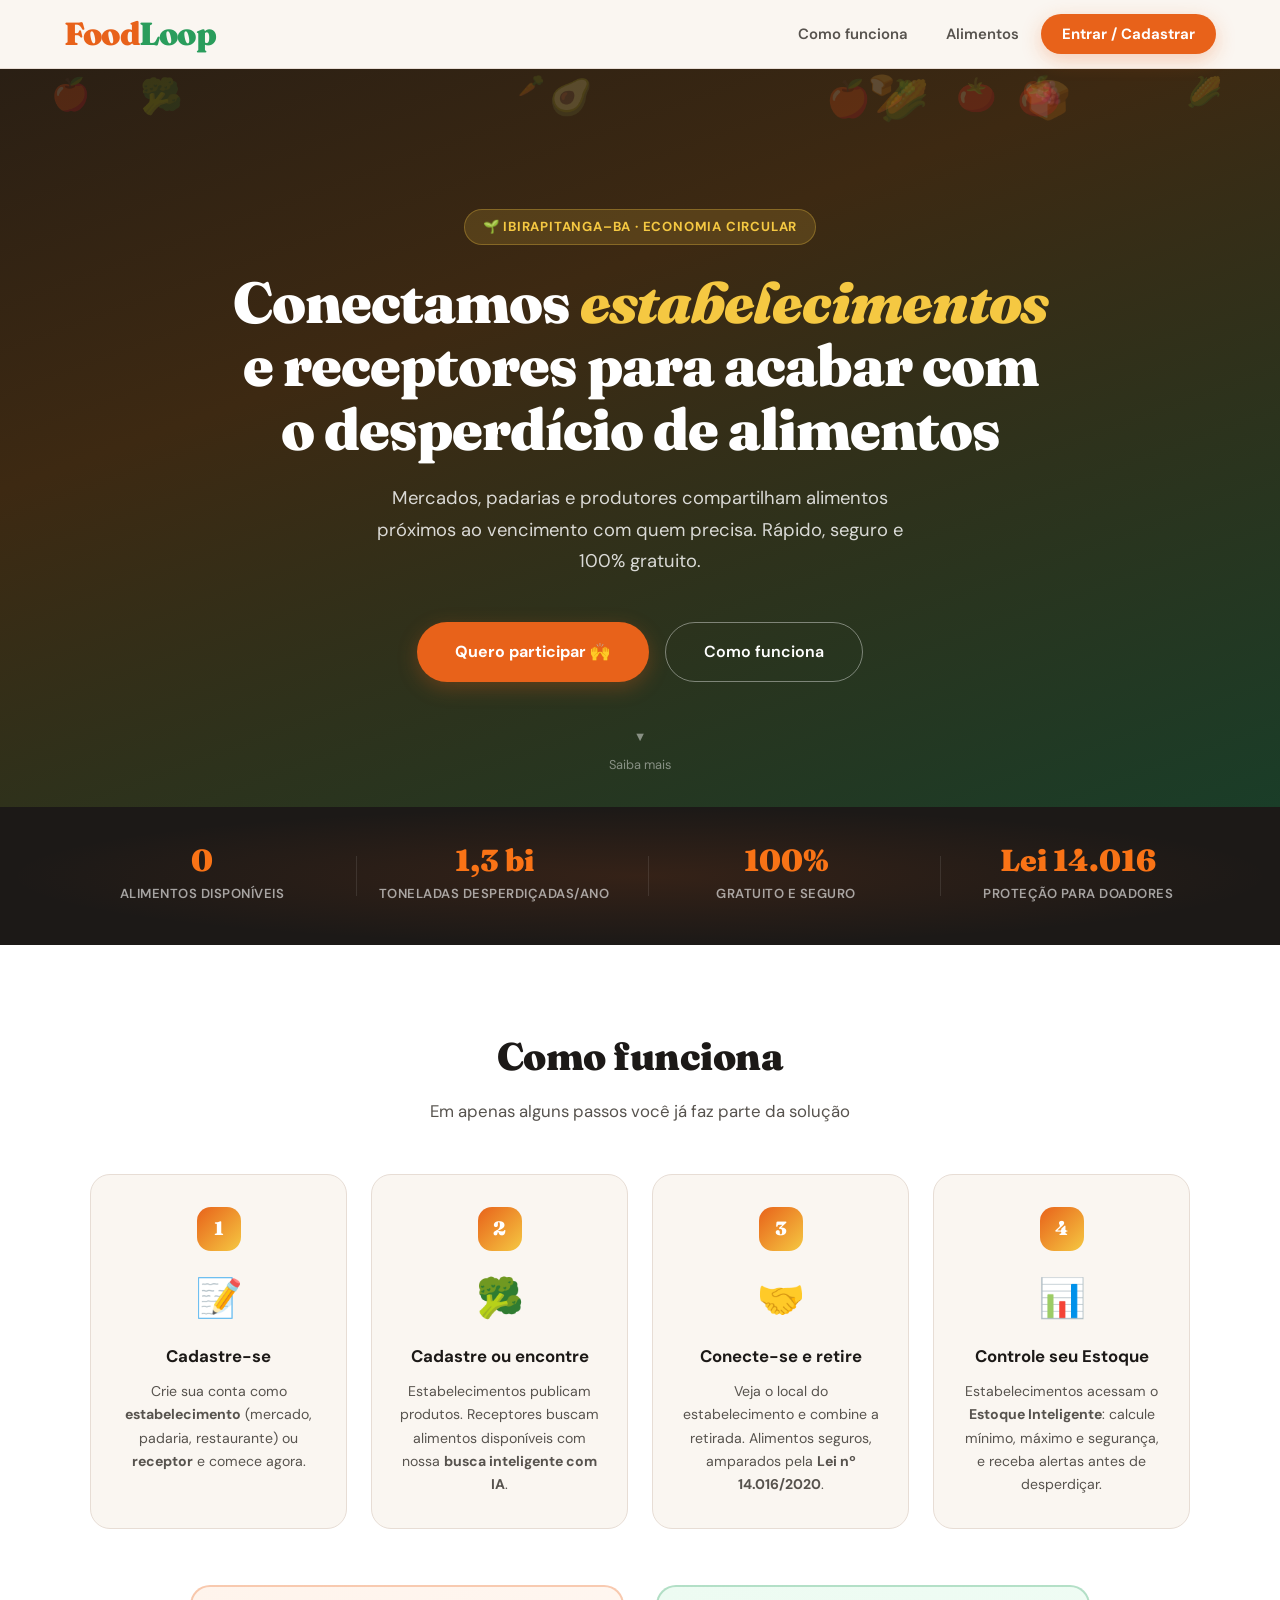
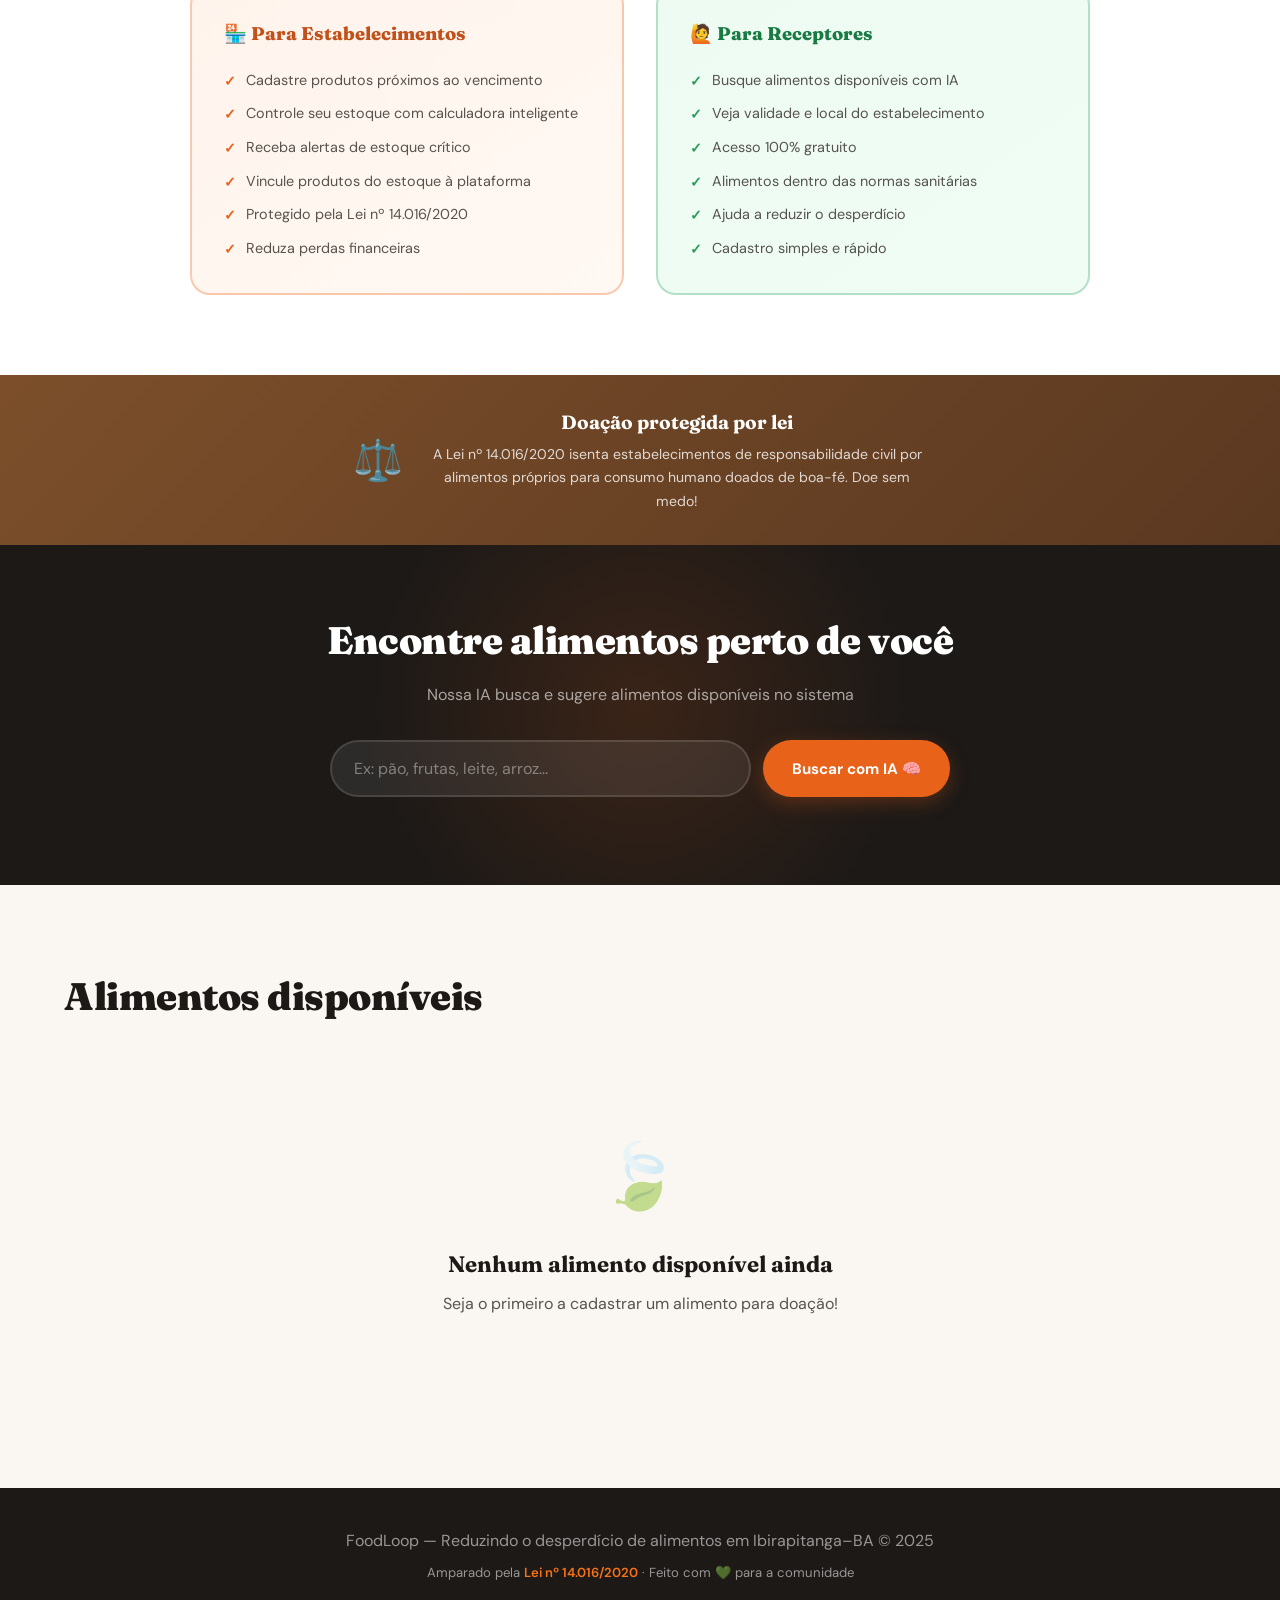
<file: index.html>
<!DOCTYPE html>
<html lang="pt-BR">
<head>
  <meta charset="UTF-8">
  <meta name="viewport" content="width=device-width, initial-scale=1.0">
  <title>FoodLoop — Conectando Alimentos, Evitando Desperdício</title>
  <meta name="description" content="Plataforma gratuita que conecta estabelecimentos e receptores de alimentos em Ibirapitanga-BA. Reduza o desperdício, ajude quem precisa.">
  <link rel="stylesheet" href="style.css">
</head>
<body>

  <header>
    <div class="logo">Food<span>Loop</span></div>
    <nav>
      <a href="#como-funciona">Como funciona</a>
      <a href="#alimentos">Alimentos</a>
      <a href="estoque.html" id="link-estoque">📊 Estoque</a>
      <span id="user-area"><a href="login.html" class="btn-nav-destaque">Entrar / Cadastrar</a></span>
    </nav>
  </header>

  <main>

    <!-- HERO -->
    <section class="hero">
      <div class="hero-particles"></div>
      <div class="hero-content">
        <span class="hero-badge">🌱 Ibirapitanga–BA · Economia Circular</span>
        <h1>Conectamos <em>estabelecimentos</em> e receptores para acabar com o desperdício de alimentos</h1>
        <p>Mercados, padarias e produtores compartilham alimentos próximos ao vencimento com quem precisa. Rápido, seguro e 100% gratuito.</p>
        <div class="hero-btns">
          <a href="login.html?tab=cadastro" class="btn-cta">Quero participar 🙌</a>
          <a href="#como-funciona" class="btn-cta-outline">Como funciona</a>
        </div>
      </div>
      <div class="hero-scroll-hint">
        <span>▼</span>
        <span>Saiba mais</span>
      </div>
    </section>

    <!-- STATS -->
    <div class="stats-strip">
      <div class="stat-item">
        <strong id="stat-alimentos">0</strong>
        <span>Alimentos disponíveis</span>
      </div>
      <div class="stat-item">
        <strong>1,3 bi</strong>
        <span>Toneladas desperdiçadas/ano</span>
      </div>
      <div class="stat-item">
        <strong>100%</strong>
        <span>Gratuito e seguro</span>
      </div>
      <div class="stat-item">
        <strong>Lei 14.016</strong>
        <span>Proteção para doadores</span>
      </div>
    </div>

    <!-- COMO FUNCIONA -->
    <section id="como-funciona">
      <h2>Como funciona</h2>
      <p class="secao-subtitulo">Em apenas alguns passos você já faz parte da solução</p>

      <div class="passos-grid">
        <div class="passo-card">
          <div class="passo-numero">1</div>
          <span class="passo-icon">📝</span>
          <h3>Cadastre-se</h3>
          <p>Crie sua conta como <strong>estabelecimento</strong> (mercado, padaria, restaurante) ou <strong>receptor</strong> e comece agora.</p>
        </div>
        <div class="passo-card">
          <div class="passo-numero">2</div>
          <span class="passo-icon">🥦</span>
          <h3>Cadastre ou encontre</h3>
          <p>Estabelecimentos publicam produtos. Receptores buscam alimentos disponíveis com nossa <strong>busca inteligente com IA</strong>.</p>
        </div>
        <div class="passo-card">
          <div class="passo-numero">3</div>
          <span class="passo-icon">🤝</span>
          <h3>Conecte-se e retire</h3>
          <p>Veja o local do estabelecimento e combine a retirada. Alimentos seguros, amparados pela <strong>Lei nº 14.016/2020</strong>.</p>
        </div>
        <div class="passo-card">
          <div class="passo-numero">4</div>
          <span class="passo-icon">📊</span>
          <h3>Controle seu Estoque</h3>
          <p>Estabelecimentos acessam o <strong>Estoque Inteligente</strong>: calcule mínimo, máximo e segurança, e receba alertas antes de desperdiçar.</p>
        </div>
      </div>

      <div class="tipo-uso">
        <div class="tipo-card doador">
          <h3>🏪 Para Estabelecimentos</h3>
          <ul>
            <li>Cadastre produtos próximos ao vencimento</li>
            <li>Controle seu estoque com calculadora inteligente</li>
            <li>Receba alertas de estoque crítico</li>
            <li>Vincule produtos do estoque à plataforma</li>
            <li>Protegido pela Lei nº 14.016/2020</li>
            <li>Reduza perdas financeiras</li>
          </ul>
        </div>
        <div class="tipo-card receptor">
          <h3>🙋 Para Receptores</h3>
          <ul>
            <li>Busque alimentos disponíveis com IA</li>
            <li>Veja validade e local do estabelecimento</li>
            <li>Acesso 100% gratuito</li>
            <li>Alimentos dentro das normas sanitárias</li>
            <li>Ajuda a reduzir o desperdício</li>
            <li>Cadastro simples e rápido</li>
          </ul>
        </div>
      </div>
    </section>

    <!-- LEI BANNER -->
    <div class="lei-banner">
      <span class="lei-icon">⚖️</span>
      <div>
        <h3>Doação protegida por lei</h3>
        <p>A Lei nº 14.016/2020 isenta estabelecimentos de responsabilidade civil por alimentos próprios para consumo humano doados de boa-fé. Doe sem medo!</p>
      </div>
    </div>

    <!-- BUSCA COM IA -->
    <section class="busca-ia">
      <h2>Encontre alimentos perto de você</h2>
      <p>Nossa IA busca e sugere alimentos disponíveis no sistema</p>
      <div class="search-box">
        <input type="text" id="busca" placeholder="Ex: pão, frutas, leite, arroz..." />
        <button id="btn-busca">Buscar com IA 🧠</button>
      </div>
      <div id="resultados-busca"></div>
    </section>

    <!-- ALIMENTOS DISPONÍVEIS -->
    <section id="alimentos">
      <div class="secao-header">
        <h2>Alimentos disponíveis</h2>
        <a href="cadastro-alimento.html" id="btn-cadastrar-alimento" class="btn-adicionar-alimento" style="display: none;">➕ Cadastrar Alimento</a>
      </div>
      <div id="lista-alimentos" class="grid-alimentos">
        <!-- Preenchido via JavaScript -->
      </div>
    </section>

  </main>

  <footer>
    <p>FoodLoop — Reduzindo o desperdício de alimentos em Ibirapitanga–BA &copy; 2025</p>
    <p style="margin-top:0.5rem;font-size:0.82rem;">Amparado pela <a href="#">Lei nº 14.016/2020</a> · Feito com 💚 para a comunidade</p>
  </footer>

  <script src="script.js"></script>
</body>
</html>
</file>
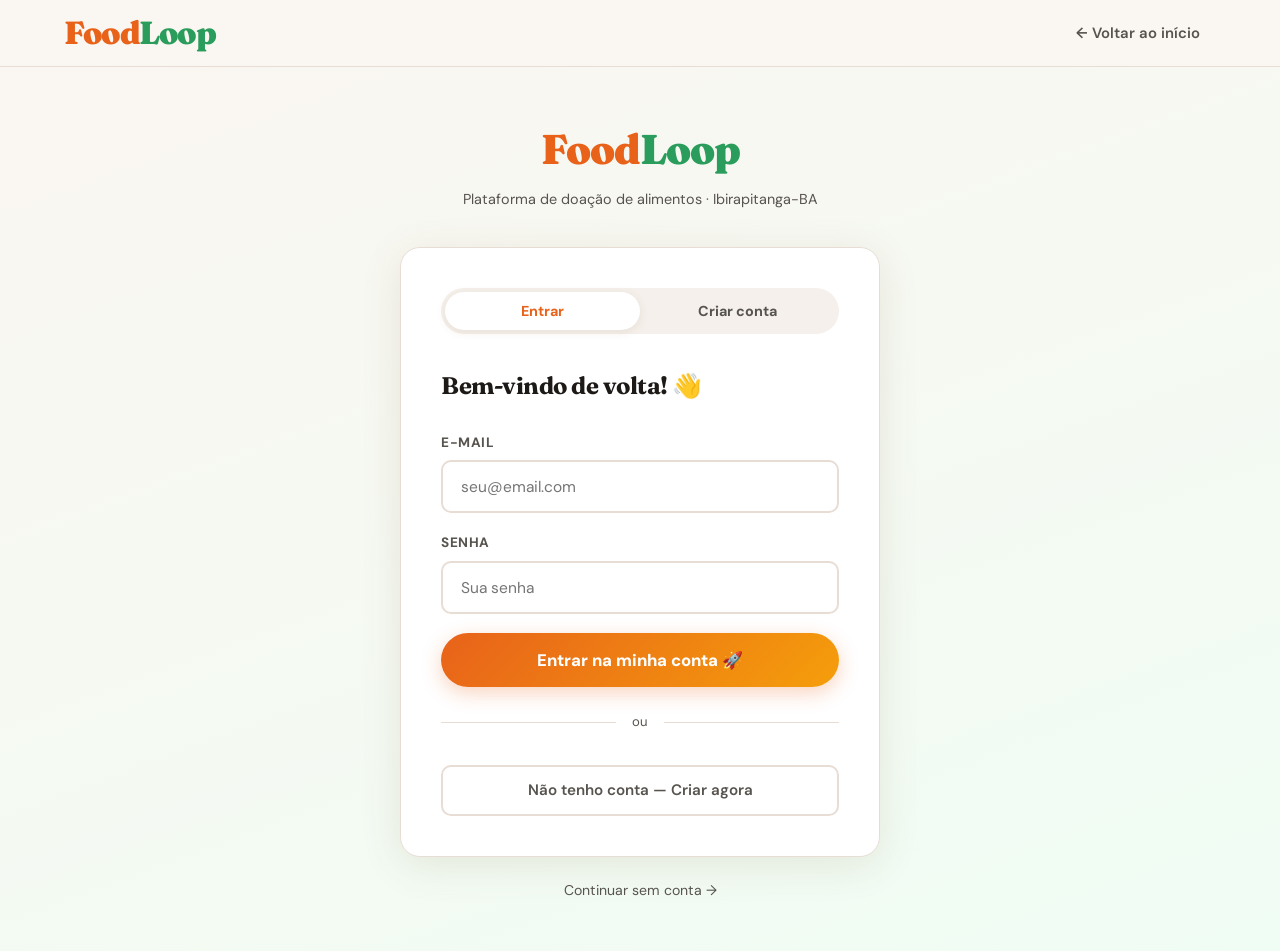
<file: cadastro-alimento.html>
<!DOCTYPE html>
<html lang="pt-BR">
<head>
  <meta charset="UTF-8">
  <meta name="viewport" content="width=device-width, initial-scale=1.0">
  <title>FoodLoop - Cadastrar Promoção</title>
  <link rel="stylesheet" href="style.css">
  <style>
    main {
      background: var(--creme);
      min-height: calc(100vh - 72px);
      padding: 3rem 1rem;
      display: flex;
      justify-content: center;
    }

    .form-card {
      background: var(--branco);
      border-radius: var(--radius);
      padding: 2.5rem;
      max-width: 660px;
      width: 100%;
      box-shadow: var(--sombra);
      border: 1.5px solid var(--borda);
      height: fit-content;
      animation: heroFadeUp 0.7s cubic-bezier(0.16, 1, 0.3, 1) both;
    }

    .form-card h2 {
      font-family: 'Fraunces', serif;
      font-size: 1.8rem;
      margin-bottom: 0.4rem;
      color: var(--cinza-escuro);
      text-align: center;
      letter-spacing: -0.5px;
    }

    .form-card > p {
      text-align: center;
      color: var(--cinza-medio);
      margin-bottom: 2rem;
      font-size: 0.92rem;
    }

    #aviso-estoque {
      display: none;
      background: var(--verde-claro);
      border: 1.5px solid rgba(42,157,92,0.25);
      border-radius: var(--radius-sm);
      padding: 1rem 1.2rem;
      margin-bottom: 1.5rem;
      font-size: 0.9rem;
      color: var(--cinza-medio);
      align-items: center;
      gap: 0.75rem;
      flex-wrap: wrap;
    }

    .upload-area {
      border: 2.5px dashed var(--borda);
      border-radius: var(--radius-sm);
      padding: 2rem 1rem;
      text-align: center;
      cursor: pointer;
      transition: all 0.25s;
      background: var(--cinza-claro);
      position: relative;
      margin-bottom: 1.2rem;
    }
    .upload-area:hover, .upload-area.drag-over {
      border-color: var(--laranja);
      background: var(--laranja-claro);
    }
    .upload-area.tem-imagem {
      border-style: solid;
      border-color: var(--verde);
      background: var(--verde-claro);
      padding: 0;
      overflow: hidden;
    }
    .upload-area input[type="file"] {
      display: none;
    }
    .upload-placeholder {
      pointer-events: none;
    }
    .upload-placeholder .upload-icon {
      font-size: 2.5rem;
      display: block;
      margin-bottom: 0.5rem;
    }
    .upload-placeholder p {
      margin: 0;
      color: var(--cinza-medio);
      font-size: 0.9rem;
    }
    .upload-placeholder strong {
      color: var(--laranja);
    }
    .upload-preview {
      display: none;
      width: 100%;
      max-height: 240px;
      object-fit: cover;
      border-radius: calc(var(--radius-sm) - 2px);
      pointer-events: none;
    }
    .upload-area.tem-imagem .upload-preview { display: block; }
    .upload-area.tem-imagem .upload-placeholder { display: none; }
    .upload-area.tem-imagem input[type="file"] { opacity: 0; }
    .btn-remover-img {
      position: absolute;
      top: 0.5rem;
      right: 0.5rem;
      background: rgba(0,0,0,0.6);
      color: white;
      border: none;
      border-radius: 50%;
      width: 28px;
      height: 28px;
      font-size: 0.85rem;
      cursor: pointer;
      display: none;
      align-items: center;
      justify-content: center;
      z-index: 2;
      transition: background 0.2s;
    }
    .upload-area.tem-imagem .btn-remover-img { display: flex; }
    .btn-remover-img:hover { background: rgba(220,38,38,0.85); }

    .btn-importar {
      background: var(--verde);
      color: white;
      border: none;
      padding: 0.4rem 1rem;
      border-radius: var(--radius-pill);
      cursor: pointer;
      font-size: 0.83rem;
      font-weight: 700;
      font-family: 'DM Sans', sans-serif;
      transition: all var(--transition);
      white-space: nowrap;
    }
    .btn-importar:hover {
      background: var(--verde-escuro);
      transform: translateY(-1px);
    }
  </style>
</head>
<body>

  <header>
    <div class="logo">Food<span>Loop</span></div>
    <nav>
      <a href="index.html">← Início</a>
      <a href="estoque.html">📊 Meu Estoque</a>
      <span id="user-area"><a href="login.html" class="btn-nav-destaque">Entrar / Cadastrar</a></span>
    </nav>
  </header>

  <main>
    <div class="form-card">
      <h2>Cadastrar Alimento para Promoção</h2>
      <p>Preencha os dados do alimento. Ele ficará visível na plataforma como oferta promocional.</p>

      <div id="aviso-estoque">
        <span>💡 <strong>Dica:</strong> Você tem produtos no seu estoque!</span>
        <button class="btn-importar" onclick="abrirModalEstoque()">📦 Importar do Estoque</button>
      </div>

      <form id="form-alimento" novalidate>
        <label for="nome-alimento">Nome do Alimento *</label>
        <input type="text" id="nome-alimento" required>

        <label for="categoria">Categoria</label>
        <select id="categoria">
          <option value="">Selecione uma categoria...</option>
          <option value="🍞 Padaria">🍞 Padaria / Panificados</option>
          <option value="🥦 Hortifruti">🥦 Hortifruti / Vegetais</option>
          <option value="🍎 Frutas">🍎 Frutas</option>
          <option value="🥛 Laticínios">🥛 Laticínios</option>
          <option value="🥩 Proteínas">🥩 Carnes / Proteínas</option>
          <option value="🍚 Grãos">🍚 Grãos / Cereais</option>
          <option value="🧃 Bebidas">🧃 Bebidas</option>
          <option value="🥡 Outros">🥡 Outros</option>
        </select>

        <div class="form-row">
          <div>
            <label for="doador-alimento">Seu nome / estabelecimento *</label>
            <input type="text" id="doador-alimento" required>
          </div>
          <div>
            <label for="quantidade-alimento">Quantidade disponível</label>
            <input type="number" id="quantidade-alimento" min="1">
          </div>
        </div>

        <label for="local-alimento">Local (cidade / bairro) *</label>
        <input type="text" id="local-alimento" required>

        <label for="validade-alimento">Data de validade *</label>
        <input type="date" id="validade-alimento" required>

        <label for="preco-promo">💰 Preço promocional (R$)</label>
        <input type="number" id="preco-promo" step="0.01" min="0" placeholder="Ex: 4,99">
        <small style="display: block; margin-top: -0.8rem; margin-bottom: 1.2rem; color: var(--cinza-medio);">
          ⭐ Ofertas com preço destacado aparecem com selo "PROMOÇÃO" na página inicial.
        </small>

        <label for="obs-alimento">Observações (opcional)</label>
        <textarea id="obs-alimento" rows="2" style="resize:vertical;"></textarea>

        <label>Foto do Alimento <span style="color:var(--cinza-medio);font-weight:400;font-size:0.85rem;">(opcional)</span></label>
        <div class="upload-area" id="upload-area">
          <input type="file" id="foto-alimento" accept="image/*">
          <div class="upload-placeholder">
            <span class="upload-icon">📷</span>
            <p><strong>Clique para adicionar uma foto</strong></p>
            <p style="font-size:0.8rem;margin-top:0.3rem;">Câmera ou galeria · JPG, PNG, WEBP</p>
          </div>
          <img class="upload-preview" id="upload-preview" src="" alt="Preview">
          <button type="button" class="btn-remover-img" id="btn-remover-img" title="Remover foto">✕</button>
        </div>

        <button type="submit" id="btn-submit">📢 Publicar Promoção</button>
      </form>

      <div id="mensagem-alimento"></div>
      <a href="index.html" class="link-voltar">← Cancelar e voltar</a>
    </div>
  </main>

  <!-- Modal importar do estoque -->
  <div id="modal-estoque" class="modal-overlay">
    <div class="modal">
      <button class="modal-fechar" onclick="fecharModalEstoque()">✕</button>
      <h3>📦 Importar do Estoque</h3>
      <p style="color:var(--cinza-medio);font-size:0.9rem;margin-bottom:1.5rem;">Selecione um produto para preencher o formulário automaticamente.</p>
      <div id="lista-estoque-modal"></div>
    </div>
  </div>

  <script src="script.js"></script>
  <script>
    // ========== SEGURANÇA E INICIALIZAÇÃO ==========
    (function() {
      const tipo = localStorage.getItem('foodloop_user_tipo');
      const user = localStorage.getItem('foodloop_user');
      
      if (!user) {
        window.location.href = 'login.html?redirect=cadastro-alimento.html';
        return;
      }
      if (tipo !== 'doador') {
        window.location.href = 'login.html?aviso=apenas-doadores';
        return;
      }

      if (typeof window.mostrarToast !== 'function') {
        window.mostrarToast = function(msg, tipo = 'info') {
          alert(msg);
          console.log(`[Toast] ${tipo}: ${msg}`);
        };
      }

      document.addEventListener('DOMContentLoaded', function() {
        const usuarioNome = localStorage.getItem('foodloop_user');
        const userLocal = localStorage.getItem('foodloop_user_local');
        if (usuarioNome) document.getElementById('doador-alimento').value = usuarioNome;
        if (userLocal) document.getElementById('local-alimento').value = userLocal;
        
        const hoje = new Date().toISOString().split('T')[0];
        document.getElementById('validade-alimento').min = hoje;
        
        const estoque = JSON.parse(localStorage.getItem('foodloop_estoque')) || [];
        if (estoque.length > 0) {
          document.getElementById('aviso-estoque').style.display = 'flex';
        }
        
        configurarUpload();
        
        const form = document.getElementById('form-alimento');
        form.addEventListener('submit', publicarAlimento);
      });
    })();

    let imagemBase64 = null;

    function configurarUpload() {
      const uploadArea = document.getElementById('upload-area');
      const inputFoto = document.getElementById('foto-alimento');
      const previewImg = document.getElementById('upload-preview');
      const btnRemover = document.getElementById('btn-remover-img');

      uploadArea.addEventListener('click', function(e) {
        if (e.target === btnRemover || btnRemover.contains(e.target)) return;
        inputFoto.click();
      });

      btnRemover.addEventListener('click', function(e) {
        e.stopPropagation();
        imagemBase64 = null;
        inputFoto.value = '';
        previewImg.src = '';
        uploadArea.classList.remove('tem-imagem');
      });

      function lerImagem(file) {
        if (!file || !file.type.startsWith('image/')) {
          mostrarToast('Selecione um arquivo de imagem válido.', 'erro');
          return;
        }
        if (file.size > 5 * 1024 * 1024) {
          mostrarToast('A imagem deve ter menos de 5MB.', 'erro');
          return;
        }
        const reader = new FileReader();
        reader.onload = function(ev) {
          imagemBase64 = ev.target.result;
          previewImg.src = imagemBase64;
          uploadArea.classList.add('tem-imagem');
          mostrarToast('Foto adicionada! ✅', 'sucesso');
        };
        reader.readAsDataURL(file);
      }

      inputFoto.addEventListener('change', function() {
        if (this.files && this.files[0]) lerImagem(this.files[0]);
      });

      uploadArea.addEventListener('dragover', (e) => { e.preventDefault(); uploadArea.classList.add('drag-over'); });
      uploadArea.addEventListener('dragleave', () => uploadArea.classList.remove('drag-over'));
      uploadArea.addEventListener('drop', (e) => {
        e.preventDefault();
        uploadArea.classList.remove('drag-over');
        const file = e.dataTransfer.files[0];
        if (file) lerImagem(file);
      });
    }

    function publicarAlimento(event) {
      event.preventDefault();

      const nome = document.getElementById('nome-alimento').value.trim();
      const doador = document.getElementById('doador-alimento').value.trim();
      const local = document.getElementById('local-alimento').value.trim();
      const validade = document.getElementById('validade-alimento').value;
      const categoria = document.getElementById('categoria').value;
      const quantidadeRaw = document.getElementById('quantidade-alimento').value;
      const obs = document.getElementById('obs-alimento').value.trim();
      const precoPromo = document.getElementById('preco-promo').value;
      const precoPromoNum = precoPromo ? parseFloat(precoPromo.replace(',', '.')) : null;

      if (!nome) {
        mostrarToast('Por favor, informe o nome do alimento.', 'erro');
        return;
      }
      if (!doador) {
        mostrarToast('Informe o nome do estabelecimento ou seu nome.', 'erro');
        return;
      }
      if (!local) {
        mostrarToast('Informe o local (cidade/bairro).', 'erro');
        return;
      }
      if (!validade) {
        mostrarToast('Informe a data de validade.', 'erro');
        return;
      }

      const quantidade = quantidadeRaw ? parseInt(quantidadeRaw) : null;

      const novoAlimento = {
        id: Date.now(),
        nome,
        doador,
        local,
        validade,
        categoria: categoria || '',
        quantidade,
        obs,
        imagem: imagemBase64,
        preco_promo: precoPromoNum && !isNaN(precoPromoNum) ? precoPromoNum.toFixed(2) : null,
        criadoEm: new Date().toISOString()
      };

      const alimentos = JSON.parse(localStorage.getItem('foodloop_alimentos')) || [];
      alimentos.unshift(novoAlimento);
      localStorage.setItem('foodloop_alimentos', JSON.stringify(alimentos));

      const msgDiv = document.getElementById('mensagem-alimento');
      msgDiv.textContent = '✅ Promoção publicada com sucesso! Redirecionando...';
      msgDiv.style.color = 'var(--verde)';
      msgDiv.style.fontWeight = '700';
      msgDiv.style.textAlign = 'center';
      msgDiv.style.marginTop = '1rem';

      mostrarToast('Promoção publicada! 🎉', 'sucesso');

      setTimeout(() => {
        window.location.href = 'index.html';
      }, 1500);
    }

    window.abrirModalEstoque = function() {
      const estoqueAtual = JSON.parse(localStorage.getItem('foodloop_estoque')) || [];
      const listaDiv = document.getElementById('lista-estoque-modal');
      
      if (estoqueAtual.length === 0) {
        listaDiv.innerHTML = '<p style="color:var(--cinza-medio);text-align:center;padding:1rem;">Nenhum produto no estoque.</p>';
      } else {
        listaDiv.innerHTML = estoqueAtual.map(p => `
          <div onclick="importarProduto(${p.id})" style="cursor:pointer;padding:0.9rem 1rem;border:2px solid var(--borda);border-radius:var(--radius-sm);margin-bottom:0.6rem;transition:all 0.2s;display:flex;justify-content:space-between;align-items:center;" 
               onmouseover="this.style.borderColor='var(--laranja)';this.style.background='var(--laranja-claro)'" 
               onmouseout="this.style.borderColor='var(--borda)';this.style.background='white'">
            <div>
              <strong>${p.nome}</strong>
              <span style="display:block;font-size:0.82rem;color:var(--cinza-medio);">${p.quantidade} unidades disponíveis</span>
            </div>
            <span style="font-size:1.4rem;">${window.emojiAlimento ? window.emojiAlimento(p.nome) : '🥡'}</span>
          </div>
        `).join('');
      }
      document.getElementById('modal-estoque').classList.add('aberto');
    };

    window.fecharModalEstoque = function() {
      document.getElementById('modal-estoque').classList.remove('aberto');
    };

    window.importarProduto = function(id) {
      const estoqueAtual = JSON.parse(localStorage.getItem('foodloop_estoque')) || [];
      const produto = estoqueAtual.find(p => p.id === id);
      if (produto) {
        document.getElementById('nome-alimento').value = produto.nome;
        if (produto.quantidade) document.getElementById('quantidade-alimento').value = produto.quantidade;
        fecharModalEstoque();
        mostrarToast(`"${produto.nome}" importado do estoque!`, 'sucesso');
      }
    };

    document.getElementById('modal-estoque').addEventListener('click', function(e) {
      if (e.target === this) fecharModalEstoque();
    });
  </script>
</body>
</html>
</file>
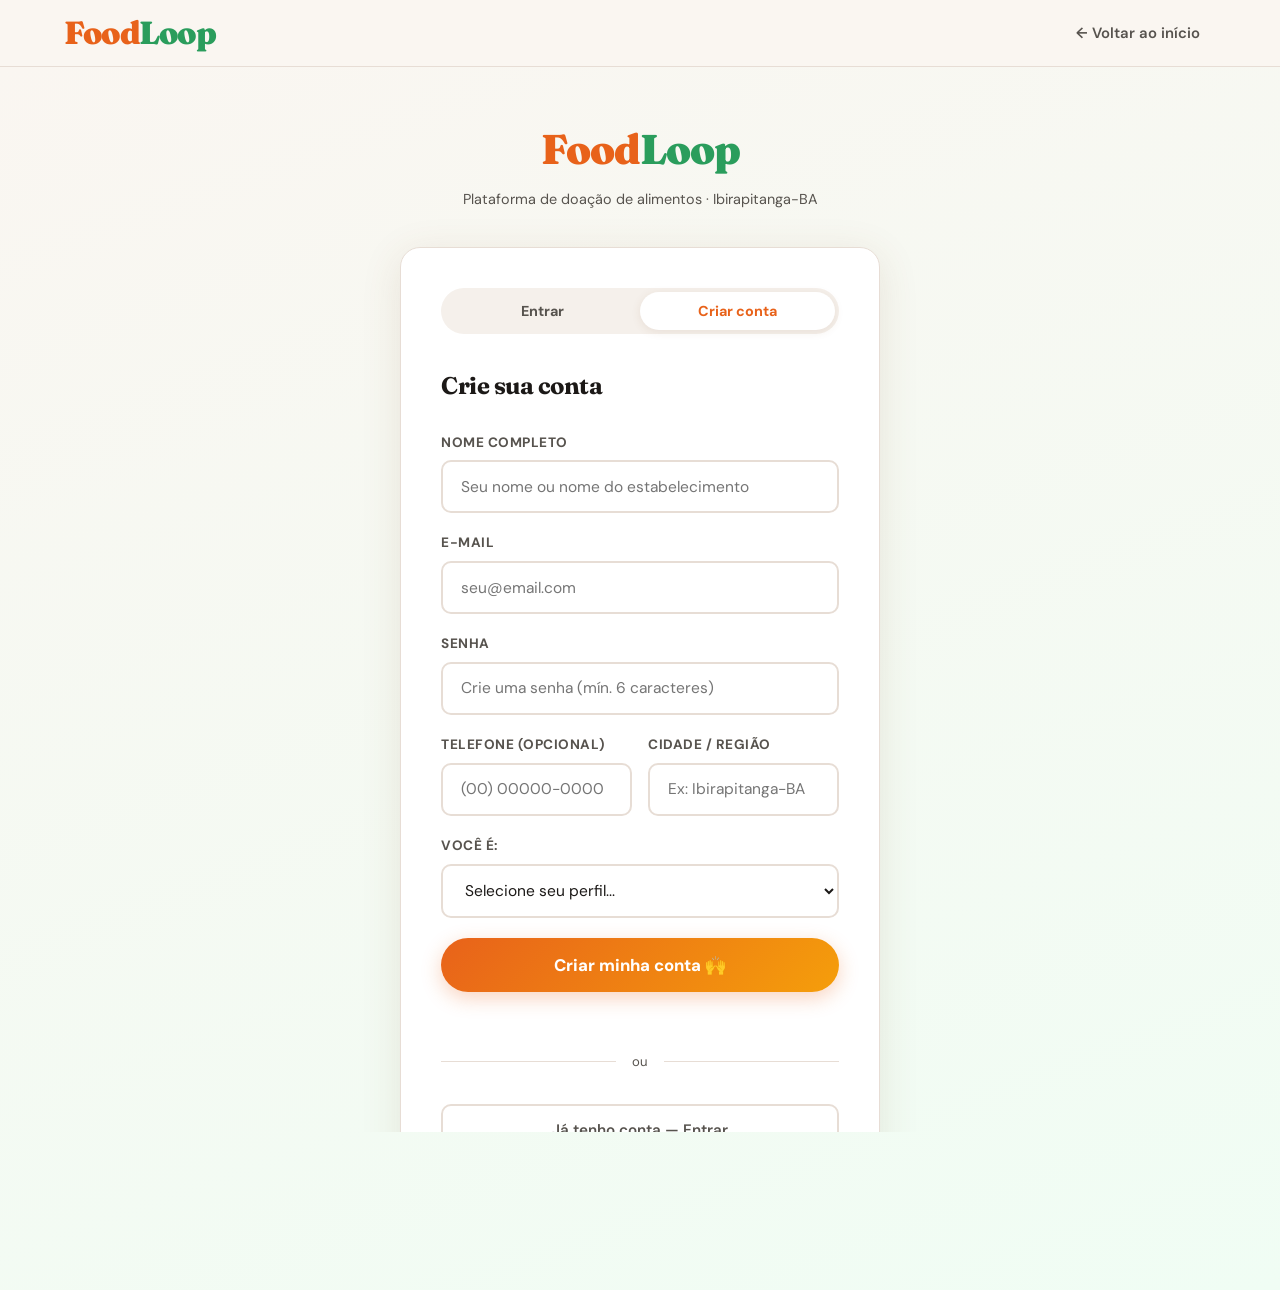
<file: cadastro.html>
<!DOCTYPE html>
<html lang="pt-BR">
<head>
  <meta charset="UTF-8">
  <meta name="viewport" content="width=device-width, initial-scale=1.0">
  <title>FoodLoop - Cadastro</title>
  <link rel="stylesheet" href="style.css">
  <style>
    main {
      background: linear-gradient(160deg, var(--creme) 0%, #f0fdf4 100%);
      min-height: calc(100vh - 72px);
      display: flex;
      align-items: center;
      justify-content: center;
      padding: 3rem 1rem;
    }

    .cadastro-card {
      background: var(--branco);
      border-radius: var(--radius);
      padding: 2.5rem;
      max-width: 540px;
      width: 100%;
      box-shadow: 0 8px 40px rgba(124,79,42,0.12);
      border: 1.5px solid var(--borda);
      animation: heroFadeUp 0.7s cubic-bezier(0.16, 1, 0.3, 1) both;
    }

    .cadastro-logo {
      text-align: center;
      font-family: 'Fraunces', serif;
      font-size: 2.5rem;
      font-weight: 900;
      color: var(--laranja);
      margin-bottom: 0.4rem;
      letter-spacing: -1px;
    }

    .cadastro-logo span { color: var(--verde); }

    .cadastro-sub {
      text-align: center;
      color: var(--cinza-medio);
      font-size: 0.92rem;
      margin-bottom: 2rem;
    }

    .cadastro-card h2 {
      font-family: 'Fraunces', serif;
      font-size: 1.7rem;
      color: var(--cinza-escuro);
      text-align: center;
      margin-bottom: 1.8rem;
      letter-spacing: -0.5px;
    }

    #info-tipo {
      display: none;
      margin-bottom: 1.2rem;
      padding: 0.9rem 1rem;
      border-radius: var(--radius-sm);
      font-size: 0.88rem;
      color: var(--cinza-medio);
      animation: fadeSlide 0.3s ease;
    }
  </style>
</head>
<body>

  <header>
    <div class="logo">Food<span>Loop</span></div>
    <nav>
      <a href="index.html">← Voltar ao início</a>
    </nav>
  </header>

  <main>
    <div class="cadastro-card">
      <div class="cadastro-logo">Food<span>Loop</span></div>
      <p class="cadastro-sub">Plataforma de doação de alimentos · Ibirapitanga-BA</p>

      <h2>Crie sua conta</h2>

      <form id="form-cadastro">
        <label for="nome">Nome completo</label>
        <input type="text" id="nome" name="nome" placeholder="Seu nome ou nome do estabelecimento" required autocomplete="name">

        <label for="email">E-mail</label>
        <input type="email" id="email" name="email" placeholder="seu@email.com" required autocomplete="email">

        <div class="form-row">
          <div>
            <label for="telefone">Telefone (opcional)</label>
            <input type="tel" id="telefone" name="telefone" placeholder="(00) 00000-0000" autocomplete="tel">
          </div>
          <div>
            <label for="endereco">Cidade / Região</label>
            <input type="text" id="endereco" name="endereco" placeholder="Ex: Ibirapitanga-BA" required>
          </div>
        </div>

        <label for="tipo">Você é:</label>
        <select id="tipo" name="tipo" required>
          <option value="">Selecione seu perfil...</option>
          <option value="doador">🏪 Estabelecimento — Mercado, padaria, restaurante ou produtor</option>
          <option value="receptor">🙋 Receptor — Pessoa física que deseja receber alimentos</option>
        </select>

        <div id="info-tipo"></div>

        <button type="submit">Criar minha conta 🚀</button>
      </form>

      <div id="mensagem-cadastro"></div>
      <a href="index.html" class="link-voltar">Já tem conta? Voltar ao início</a>
    </div>
  </main>

  <script src="script.js"></script>
  <script>
    // Redirecionar para nova página de login/cadastro
    window.location.href = 'login.html?tab=cadastro';
  </script>
  <script>
    document.getElementById('tipo').addEventListener('change', function () {
      const info = document.getElementById('info-tipo');
      if (this.value === 'doador') {
        info.style.display = 'block';
        info.style.background = 'var(--laranja-claro)';
        info.style.borderLeft = '4px solid var(--laranja)';
        info.innerHTML = '🏪 <strong>Estabelecimentos</strong> podem cadastrar alimentos para doação e acessar o Controle de Estoque Inteligente. Você é protegido pela <strong>Lei nº 14.016/2020</strong>.';
      } else if (this.value === 'receptor') {
        info.style.display = 'block';
        info.style.background = 'var(--verde-claro)';
        info.style.borderLeft = '4px solid var(--verde)';
        info.innerHTML = '🙋 <strong>Receptores</strong> podem buscar e solicitar alimentos disponíveis próximos ao vencimento, de forma 100% gratuita.';
      } else {
        info.style.display = 'none';
      }
    });

    document.getElementById('form-cadastro').addEventListener('submit', function (e) {
      e.preventDefault();
      const nome = document.getElementById('nome').value.trim();
      const email = document.getElementById('email').value.trim();
      const telefone = document.getElementById('telefone').value.trim();
      const endereco = document.getElementById('endereco').value.trim();
      const tipo = document.getElementById('tipo').value;

      // Salvar usuário na lista global
      let usuarios = JSON.parse(localStorage.getItem('foodloop_usuarios')) || [];
      const existe = usuarios.find(u => u.email === email);
      if (!existe) {
        usuarios.push({ nome, email, telefone, endereco, tipo, criadoEm: new Date().toISOString() });
        localStorage.setItem('foodloop_usuarios', JSON.stringify(usuarios));
      } else {
        // Atualizar dados se já existir (caso o usuário esteja refazendo cadastro)
        Object.assign(existe, { nome, telefone, endereco, tipo });
        localStorage.setItem('foodloop_usuarios', JSON.stringify(usuarios));
      }

      localStorage.setItem('foodloop_user', nome);
      localStorage.setItem('foodloop_user_tipo', tipo);
      localStorage.setItem('foodloop_user_local', endereco);

      const msg = document.getElementById('mensagem-cadastro');
      msg.textContent = '✅ Conta criada com sucesso! Redirecionando...';
      msg.style.color = 'var(--verde)';

      setTimeout(() => {
        window.location.href = tipo === 'doador' ? 'cadastro-alimento.html' : 'index.html';
      }, 1400);
    });
  </script>
</body>
</html>
</file>
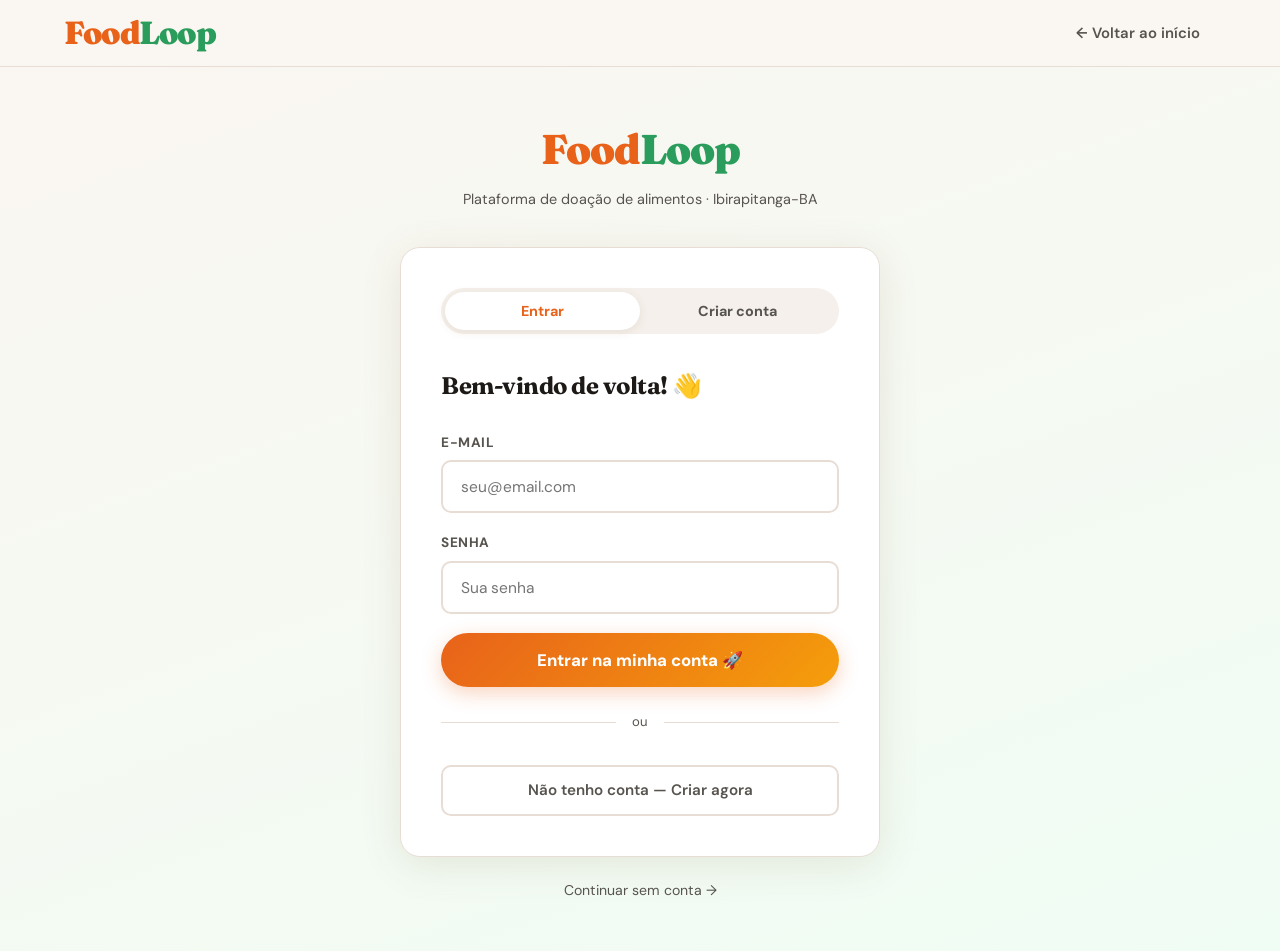
<file: estoque.html>
<!DOCTYPE html>
<html lang="pt-BR">
<head>
  <meta charset="UTF-8">
  <meta name="viewport" content="width=device-width, initial-scale=1.0">
  <title>FoodLoop - Controle de Estoque</title>
  <link rel="stylesheet" href="style.css">
  <style>
    .btn-promocao {
      background: linear-gradient(135deg, #f59e0b, #d97706);
      color: white;
      border: none;
      padding: 0.5rem 1rem;
      border-radius: 20px;
      cursor: pointer;
      font-size: 0.83rem;
      font-weight: 700;
      font-family: 'DM Sans', sans-serif;
      transition: all 0.2s;
      white-space: nowrap;
    }
    .btn-promocao:hover {
      background: linear-gradient(135deg, #d97706, #b45309);
      transform: translateY(-1px);
      box-shadow: 0 4px 12px rgba(217,119,6,0.35);
    }
    .status-neutro { color: #9ca3af; font-weight: 600; }
    .status-maximo { color: #3b82f6; font-weight: 600; }
  </style>
</head>
<body>

  <header>
    <div class="logo">Food<span>Loop</span></div>
    <nav>
      <a href="index.html">← Início</a>
      <a href="cadastro-alimento.html">➕ Adicionar Alimento</a>
      <span id="user-area"></span>
    </nav>
  </header>

  <div class="estoque-hero">
    <h1>📊 Controle de Estoque Inteligente</h1>
    <p>Calcule automaticamente o estoque mínimo, máximo e de segurança dos seus produtos. Gerencie e vincule itens à plataforma de doação.</p>
  </div>

  <main>
    <div class="estoque-container">

      <!-- Resumo -->
      <div class="resumo-grid" id="resumo-grid">
        <div class="resumo-card total">
          <span class="resumo-num" id="res-total">0</span>
          <span class="resumo-label">Total de produtos</span>
        </div>
        <div class="resumo-card ok">
          <span class="resumo-num" id="res-ok">0</span>
          <span class="resumo-label">Estoque OK</span>
        </div>
        <div class="resumo-card atencao">
          <span class="resumo-num" id="res-atencao">0</span>
          <span class="resumo-label">Atenção</span>
        </div>
        <div class="resumo-card critico">
          <span class="resumo-num" id="res-critico">0</span>
          <span class="resumo-label">Crítico</span>
        </div>
      </div>

      <!-- Abas -->
      <div class="abas-estoque">
        <button class="aba-btn ativo" data-aba="calculadora">🧮 Calculadora</button>
        <button class="aba-btn" data-aba="gerenciar">📋 Gerenciar Produtos</button>
        <button class="aba-btn" data-aba="alertas">⚠️ Alertas</button>
      </div>

      <!-- ABA: CALCULADORA -->
      <div id="calculadora" class="aba-conteudo ativo">
        <div class="calculadora-card">
          <h3>⚡ Calculadora Rápida de Estoque</h3>
          <div class="grid-campos">
            <div class="campo">
              <label>📈 Venda Média Diária (un.)</label>
              <input type="number" id="venda-media" placeholder="Ex: 50" step="1" value="50">
            </div>
            <div class="campo">
              <label>⏱️ Tempo de Reposição (dias)</label>
              <input type="number" id="tempo-reposicao" placeholder="Ex: 7" step="1" value="7">
            </div>
            <div class="campo">
              <label>🛡️ Nível de Serviço Desejado (%)</label>
              <input type="number" id="nivel-servico" placeholder="Ex: 95" step="1" value="95" min="50" max="99.9">
            </div>
            <div class="campo">
              <label>📊 Desvio Padrão da Demanda</label>
              <input type="number" id="desvio-padrao" placeholder="Ex: 10" step="1" value="10">
            </div>
          </div>

          <button class="btn-estoque-adicionar" onclick="calcularEstoque()">Calcular Agora 🚀</button>

          <div id="resultado-calculadora" class="resultado-estoque" style="margin-top:1.5rem;">
            <div class="resultado-item">
              <span class="resultado-label">📦 Estoque de Segurança</span>
              <span class="resultado-valor" id="estoque-seguranca">—</span>
            </div>
            <div class="resultado-item">
              <span class="resultado-label">📉 Ponto de Pedido (Mínimo)</span>
              <span class="resultado-valor" id="estoque-minimo">—</span>
            </div>
            <div class="resultado-item">
              <span class="resultado-label">📈 Estoque Máximo</span>
              <span class="resultado-valor" id="estoque-maximo">—</span>
            </div>
          </div>

          <div class="dica">
            💡 <strong>Dica:</strong> O <em>Estoque de Segurança</em> protege contra imprevistos. O <em>Ponto de Pedido</em> é quando você deve comprar mais. O <em>Estoque Máximo</em> evita excessos e perdas.
          </div>
        </div>

        <div style="text-align:center;margin-top:1rem;">
          <button class="btn-estoque-adicionar" onclick="usarResultadoNaGerenciar()" style="background:linear-gradient(135deg,var(--verde),var(--verde-escuro));">
            📋 Usar esses valores para adicionar produto
          </button>
        </div>
      </div>

      <!-- ABA: GERENCIAR -->
      <div id="gerenciar" class="aba-conteudo">
        <div class="calculadora-card">
          <h3>➕ Adicionar Produto ao Estoque</h3>
          <p style="color:var(--cinza-medio);font-size:0.88rem;margin-bottom:1.2rem;">Preencha o nome e a quantidade atual. Os limites de estoque são opcionais — use a <strong>Calculadora</strong> para calculá-los automaticamente.</p>

          <div class="grid-campos" style="grid-template-columns:1fr 1fr;">
            <div class="campo" style="grid-column:1/-1;">
              <label>📦 Nome do Produto <span style="color:#dc2626">*</span></label>
              <input type="text" id="produto-nome" placeholder="Ex: Arroz Tipo 1, Pão Francês...">
            </div>
            <div class="campo">
              <label>🔢 Quantidade Atual</label>
              <input type="number" id="produto-quantidade" placeholder="0" min="0">
            </div>
            <div class="campo">
              <label>🛡️ Estoque de Segurança
                <span title="Quantidade mínima para cobrir imprevistos" style="cursor:help;color:var(--cinza-medio);font-size:0.8rem;">ℹ️</span>
              </label>
              <input type="number" id="produto-seguranca" placeholder="0" min="0">
            </div>
            <div class="campo">
              <label>📉 Estoque Mínimo (Ponto de Pedido)
                <span title="Quando atingido, está na hora de repor" style="cursor:help;color:var(--cinza-medio);font-size:0.8rem;">ℹ️</span>
              </label>
              <input type="number" id="produto-minimo" placeholder="0" min="0">
            </div>
            <div class="campo">
              <label>📈 Estoque Máximo
                <span title="Limite para evitar excesso e perdas" style="cursor:help;color:var(--cinza-medio);font-size:0.8rem;">ℹ️</span>
              </label>
              <input type="number" id="produto-maximo" placeholder="0" min="0">
            </div>
          </div>

          <div style="display:flex;gap:0.75rem;flex-wrap:wrap;margin-top:0.5rem;">
            <button class="btn-estoque-adicionar" onclick="adicionarProduto()">➕ Adicionar Produto</button>
            <button class="btn-estoque-adicionar" onclick="document.querySelector('[data-aba=\'calculadora\']').click()" style="background:linear-gradient(135deg,var(--verde),var(--verde-escuro));font-size:0.85rem;">
              🧮 Calcular limites automaticamente
            </button>
          </div>
        </div>

        <div class="tabela-estoque">
          <h3 style="margin-bottom:1rem;font-size:1.05rem;font-weight:800;color:var(--cinza-escuro);font-family:'Fraunces',serif;">📋 Produtos Cadastrados</h3>
          <table id="tabela-produtos">
            <thead>
              <tr>
                <th>Produto</th>
                <th>Quantidade</th>
                <th>Mínimo</th>
                <th>Máximo</th>
                <th>Segurança</th>
                <th>Status</th>
                <th>Ações</th>
              </tr>
            </thead>
            <tbody id="lista-produtos">
              <tr><td colspan="7" style="text-align:center;color:var(--cinza-medio);padding:2.5rem;">Nenhum produto cadastrado ainda</td></tr>
            </tbody>
          </table>
        </div>
      </div>

      <!-- ABA: ALERTAS -->
      <div id="alertas" class="aba-conteudo">
        <div class="calculadora-card">
          <h3>⚠️ Produtos com Estoque Crítico</h3>
          <div id="alertas-container">
            <div class="alerta-estoque alerta-ok">✅ Todos os produtos estão dentro dos níveis ideais!</div>
          </div>
        </div>

        <div class="calculadora-card" style="margin-top:1.5rem;">
          <h3>📢 Vincular ao FoodLoop</h3>
          <p style="color:var(--cinza-medio);font-size:0.9rem;margin-bottom:1.2rem;">
            Produtos com estoque acima do mínimo podem ser publicados como doação na plataforma.
          </p>
          <div id="vincular-container">
            <p style="color:var(--cinza-medio);text-align:center;padding:1rem;">Adicione produtos ao estoque para vinculá-los.</p>
          </div>
        </div>
      </div>

    </div>
  </main>

  <footer>
    <p>FoodLoop — Reduzindo o desperdício de alimentos &copy; 2025</p>
  </footer>

  <!-- Modal promoção -->
  <div id="modal-promocao" class="modal-overlay">
    <div class="modal" style="max-width:420px;">
      <button class="modal-fechar" onclick="fecharModalPromocao()">✕</button>
      <h3>🏷️ Fazer Promoção</h3>
      <p style="color:var(--cinza-medio);font-size:0.9rem;margin-bottom:1.5rem;">
        Defina um preço promocional para <strong id="promocao-produto-nome"></strong>. O preço aparecerá destacado na seção de vínculos.
      </p>
      <label for="promocao-preco">Preço promocional (R$)</label>
      <input type="number" id="promocao-preco" placeholder="Ex: 4,99" min="0.01" step="0.01" style="font-size:1.2rem;font-weight:700;">
      <div class="modal-footer" style="margin-top:1.5rem;">
        <button class="btn-modal-cancelar" onclick="removerPromocao()" style="color:#dc2626;border-color:#dc2626;">🗑️ Remover promoção</button>
        <button class="btn-modal-salvar" onclick="salvarPromocao()">Salvar promoção ✓</button>
      </div>
    </div>
  </div>

  <!-- Modal editar produto -->
  <div id="modal-editar" class="modal-overlay">
    <div class="modal modal-editar">
      <button class="modal-fechar" onclick="fecharModalEditar()">✕</button>
      <h3>✏️ Editar Produto</h3>
      <input type="hidden" id="editar-id">
      <label>Nome</label>
      <input type="text" id="editar-nome" placeholder="Nome do produto">
      <label>Quantidade Atual</label>
      <input type="number" id="editar-quantidade" min="0">
      <label>Estoque Mínimo</label>
      <input type="number" id="editar-minimo" min="0">
      <label>Estoque Máximo</label>
      <input type="number" id="editar-maximo" min="0">
      <label>Estoque de Segurança</label>
      <input type="number" id="editar-seguranca" min="0">
      <div class="modal-footer">
        <button class="btn-modal-cancelar" onclick="fecharModalEditar()">Cancelar</button>
        <button class="btn-modal-salvar" onclick="salvarEdicao()">Salvar ✓</button>
      </div>
    </div>
  </div>

  <script src="script.js"></script>
  <script>
    let produtos = JSON.parse(localStorage.getItem('foodloop_estoque')) || [];

    function calcularFatorZ(ns) {
      if (ns >= 99.9) return 3.09;
      if (ns >= 99) return 2.33;
      if (ns >= 98) return 2.05;
      if (ns >= 97) return 1.88;
      if (ns >= 96) return 1.75;
      if (ns >= 95) return 1.65;
      if (ns >= 90) return 1.28;
      if (ns >= 85) return 1.04;
      if (ns >= 80) return 0.84;
      return 0.5;
    }

    function calcularEstoque(silencioso = false) {
      const vendaMedia = parseFloat(document.getElementById('venda-media').value) || 0;
      const tempoReposicao = parseFloat(document.getElementById('tempo-reposicao').value) || 0;
      const nivelServico = parseFloat(document.getElementById('nivel-servico').value) || 95;
      const desvioPadrao = parseFloat(document.getElementById('desvio-padrao').value) || 0;

      const fatorZ = calcularFatorZ(nivelServico);
      const estoqueSeguranca = Math.ceil(fatorZ * desvioPadrao * Math.sqrt(tempoReposicao));
      const estoqueMinimo = Math.ceil(vendaMedia * tempoReposicao + estoqueSeguranca);
      const loteEconomico = vendaMedia > 0 ? Math.ceil(Math.sqrt(2 * vendaMedia * 365 * 50 / 5)) : 0;
      const estoqueMaximo = Math.ceil(estoqueMinimo + loteEconomico);

      document.getElementById('estoque-seguranca').textContent = estoqueSeguranca + ' un.';
      document.getElementById('estoque-minimo').textContent = estoqueMinimo + ' un.';
      document.getElementById('estoque-maximo').textContent = estoqueMaximo + ' un.';

      window._ultimoCalculo = { estoqueSeguranca, estoqueMinimo, estoqueMaximo };

      if (!silencioso) mostrarToast('Cálculo concluído! ✅', 'sucesso', 2000);
    }

    function usarResultadoNaGerenciar() {
      if (!window._ultimoCalculo) calcularEstoque();
      const c = window._ultimoCalculo;
      document.getElementById('produto-minimo').value = c.estoqueMinimo;
      document.getElementById('produto-maximo').value = c.estoqueMaximo;
      document.getElementById('produto-seguranca').value = c.estoqueSeguranca;
      document.querySelector('[data-aba="gerenciar"]').click();
      document.getElementById('produto-nome').focus();
      mostrarToast('Valores copiados para o formulário!', 'info');
    }

    function adicionarProduto() {
      const nome = document.getElementById('produto-nome').value.trim();
      if (!nome) {
        mostrarToast('Informe o nome do produto!', 'erro');
        return;
      }

      const produto = {
        id: Date.now(),
        nome,
        quantidade: parseInt(document.getElementById('produto-quantidade').value) || 0,
        minimo: parseInt(document.getElementById('produto-minimo').value) || 0,
        maximo: parseInt(document.getElementById('produto-maximo').value) || 0,
        seguranca: parseInt(document.getElementById('produto-seguranca').value) || 0
      };

      produtos.push(produto);
      salvarProdutos();
      atualizarTabela();
      atualizarAlertas();
      atualizarVincular();
      atualizarResumo();

      ['produto-nome','produto-quantidade','produto-minimo','produto-maximo','produto-seguranca'].forEach(id => {
        document.getElementById(id).value = '';
      });

      mostrarToast(`"${nome}" adicionado ao estoque!`, 'sucesso');
    }

    function removerProduto(id) {
      const p = produtos.find(x => x.id === id);
      if (!confirm(`Remover "${p?.nome || 'este produto'}" do estoque?`)) return;
      produtos = produtos.filter(p => p.id !== id);
      salvarProdutos();
      atualizarTabela();
      atualizarAlertas();
      atualizarVincular();
      atualizarResumo();
      mostrarToast('Produto removido.', 'info', 2000);
    }

    function abrirModalEditar(id) {
      const p = produtos.find(x => x.id === id);
      if (!p) return;
      document.getElementById('editar-id').value = id;
      document.getElementById('editar-nome').value = p.nome;
      document.getElementById('editar-quantidade').value = p.quantidade;
      document.getElementById('editar-minimo').value = p.minimo;
      document.getElementById('editar-maximo').value = p.maximo;
      document.getElementById('editar-seguranca').value = p.seguranca;
      document.getElementById('modal-editar').classList.add('aberto');
    }

    function fecharModalEditar() {
      document.getElementById('modal-editar').classList.remove('aberto');
    }

    function salvarEdicao() {
      const id = parseInt(document.getElementById('editar-id').value);
      const p = produtos.find(x => x.id === id);
      if (!p) return;

      p.nome = document.getElementById('editar-nome').value.trim() || p.nome;
      p.quantidade = parseInt(document.getElementById('editar-quantidade').value) || 0;
      p.minimo = parseInt(document.getElementById('editar-minimo').value) || 0;
      p.maximo = parseInt(document.getElementById('editar-maximo').value) || 0;
      p.seguranca = parseInt(document.getElementById('editar-seguranca').value) || 0;

      salvarProdutos();
      atualizarTabela();
      atualizarAlertas();
      atualizarVincular();
      atualizarResumo();
      fecharModalEditar();
      mostrarToast('Produto atualizado!', 'sucesso');
    }

    function salvarProdutos() {
      localStorage.setItem('foodloop_estoque', JSON.stringify(produtos));
    }

    function getStatus(p) {
      const semConfig = p.minimo === 0 && p.maximo === 0 && p.seguranca === 0;
      if (semConfig) return { texto: '⚪ Sem configuração', cls: 'status-neutro', nivel: 'ok' };
      if (p.seguranca > 0 && p.quantidade <= p.seguranca) return { texto: '🔴 Abaixo do Segurança', cls: 'status-baixo', nivel: 'critico' };
      if (p.minimo > 0 && p.quantidade <= p.minimo) return { texto: '🟡 Mínimo Atingido', cls: 'status-atencao', nivel: 'atencao' };
      if (p.maximo > 0 && p.quantidade >= p.maximo) return { texto: '🔵 No Máximo', cls: 'status-maximo', nivel: 'ok' };
      return { texto: '✅ OK', cls: 'status-ok', nivel: 'ok' };
    }

    function atualizarTabela() {
      const tbody = document.getElementById('lista-produtos');
      if (produtos.length === 0) {
        tbody.innerHTML = '<tr><td colspan="7" style="text-align:center;color:var(--cinza-medio);padding:2.5rem;">Nenhum produto cadastrado</td></tr>';
        return;
      }

      tbody.innerHTML = produtos.map(p => {
        const s = getStatus(p);
        return `
          <tr>
            <td><strong>${p.nome}</strong></td>
            <td>${p.quantidade} un.</td>
            <td>${p.minimo} un.</td>
            <td>${p.maximo} un.</td>
            <td>${p.seguranca} un.</td>
            <td class="${s.cls}">${s.texto}</td>
            <td style="white-space:nowrap;">
              <button class="btn-acao" onclick="abrirModalEditar(${p.id})">✏️ Editar</button>
              <button class="btn-acao btn-danger" onclick="removerProduto(${p.id})">🗑️</button>
            </td>
          </tr>
        `;
      }).join('');
    }

    function atualizarAlertas() {
      const container = document.getElementById('alertas-container');
      const criticos = produtos.filter(p => p.quantidade <= p.seguranca);
      const atencao = produtos.filter(p => p.quantidade > p.seguranca && p.quantidade <= p.minimo);

      if (criticos.length === 0 && atencao.length === 0) {
        container.innerHTML = '<div class="alerta-estoque alerta-ok">✅ Todos os produtos estão dentro dos níveis ideais!</div>';
        return;
      }

      let html = '';

      if (criticos.length > 0) {
        html += `<div class="alerta-estoque">
          <strong>🔴 URGENTE — Abaixo do Estoque de Segurança:</strong><br><br>
          ${criticos.map(p => `• <strong>${p.nome}</strong>: ${p.quantidade} un. (segurança: ${p.seguranca} un.)`).join('<br>')}
        </div>`;
      }

      if (atencao.length > 0) {
        html += `<div class="alerta-estoque alerta-atencao">
          <strong>🟡 ATENÇÃO — Estoque Mínimo Atingido:</strong><br><br>
          ${atencao.map(p => `• <strong>${p.nome}</strong>: ${p.quantidade} un. (mínimo: ${p.minimo} un.)`).join('<br>')}
        </div>`;
      }

      container.innerHTML = html;
    }

    function atualizarVincular() {
      const container = document.getElementById('vincular-container');
      const disponiveis = produtos.filter(p => p.quantidade > p.minimo);

      if (disponiveis.length === 0) {
        container.innerHTML = '<p style="color:var(--cinza-medio);text-align:center;padding:1rem;">Nenhum produto acima do estoque mínimo disponível para vincular.</p>';
        return;
      }

      container.innerHTML = disponiveis.map(p => {
        const promocaoAtiva = p.promocao ? `<span style="display:inline-flex;align-items:center;gap:0.3rem;background:#fff3cd;border:1px solid #ffc107;color:#856404;font-size:0.78rem;font-weight:700;padding:0.2rem 0.6rem;border-radius:20px;margin-left:0.4rem;">🏷️ R$ ${p.promocao}</span>` : '';
        return `
        <div class="vincular-estoque">
          <div>
            <strong>${p.nome}</strong>${promocaoAtiva}
            <span style="display:block;font-size:0.85rem;color:var(--cinza-medio);">${p.quantidade} un. disponíveis</span>
          </div>
          <div style="display:flex;gap:0.5rem;flex-wrap:wrap;justify-content:flex-end;">
            <button class="btn-promocao" onclick="abrirModalPromocao(${p.id})" title="Criar promoção">
              🏷️ Fazer promoção
            </button>
            <button class="btn-vincular" onclick="vincularAlimento(${p.id})">
              📢 Publicar como doação
            </button>
          </div>
        </div>
      `}).join('');
    }

    function vincularAlimento(id) {
      const p = produtos.find(x => x.id === id);
      if (!p) return;

      const alimentos = JSON.parse(localStorage.getItem('foodloop_alimentos')) || [];
      const jaPublicado = alimentos.some(a => a.estoqueId === id);

      if (jaPublicado) {
        mostrarToast(`"${p.nome}" já está publicado na plataforma!`, 'info');
        return;
      }

      const usuario = localStorage.getItem('foodloop_user') || 'Estabelecimento';
      const validade = new Date();
      validade.setDate(validade.getDate() + 7);
      const validadeStr = validade.toISOString().split('T')[0];

      const novoAlimento = {
        id: Date.now(),
        estoqueId: id,
        nome: p.nome,
        doador: usuario,
        local: localStorage.getItem('foodloop_user_local') || 'Ibirapitanga-BA',
        validade: validadeStr,
        quantidade: p.quantidade,
        criadoEm: new Date().toISOString()
      };

      alimentos.unshift(novoAlimento);
      localStorage.setItem('foodloop_alimentos', JSON.stringify(alimentos));
      mostrarToast(`"${p.nome}" publicado como doação! Validade padrão: 7 dias.`, 'sucesso', 4000);
    }

    function atualizarResumo() {
      document.getElementById('res-total').textContent = produtos.length;
      document.getElementById('res-critico').textContent = produtos.filter(p => getStatus(p).nivel === 'critico').length;
      document.getElementById('res-atencao').textContent = produtos.filter(p => getStatus(p).nivel === 'atencao').length;
      document.getElementById('res-ok').textContent = produtos.filter(p => getStatus(p).nivel === 'ok').length;
    }

    function initAbas() {
      document.querySelectorAll('.aba-btn').forEach(btn => {
        btn.addEventListener('click', () => {
          document.querySelectorAll('.aba-btn').forEach(b => b.classList.remove('ativo'));
          document.querySelectorAll('.aba-conteudo').forEach(c => c.classList.remove('ativo'));
          btn.classList.add('ativo');
          document.getElementById(btn.dataset.aba).classList.add('ativo');

          if (btn.dataset.aba === 'gerenciar') atualizarTabela();
          else if (btn.dataset.aba === 'alertas') { atualizarAlertas(); atualizarVincular(); }
        });
      });
    }

    document.getElementById('modal-editar').addEventListener('click', function (e) {
      if (e.target === this) fecharModalEditar();
    });

    // ===== PROMOÇÃO =====
    let _idPromocaoAtual = null;

    function abrirModalPromocao(id) {
      const p = produtos.find(x => x.id === id);
      if (!p) return;
      _idPromocaoAtual = id;
      document.getElementById('promocao-produto-nome').textContent = p.nome;
      document.getElementById('promocao-preco').value = p.promocao || '';
      document.getElementById('modal-promocao').classList.add('aberto');
      setTimeout(() => document.getElementById('promocao-preco').focus(), 100);
    }

    function fecharModalPromocao() {
      document.getElementById('modal-promocao').classList.remove('aberto');
      _idPromocaoAtual = null;
    }

    function salvarPromocao() {
      const preco = document.getElementById('promocao-preco').value.trim().replace(',', '.');
      if (!preco || isNaN(parseFloat(preco)) || parseFloat(preco) <= 0) {
        mostrarToast('Informe um preço válido!', 'erro');
        return;
      }
      const p = produtos.find(x => x.id === _idPromocaoAtual);
      if (!p) return;
      p.promocao = parseFloat(preco).toFixed(2);
      salvarProdutos();
      atualizarVincular();
      fecharModalPromocao();
      mostrarToast(`Promoção de R$ ${p.promocao} salva para "${p.nome}"! 🏷️`, 'sucesso');
    }

    function removerPromocao() {
      const p = produtos.find(x => x.id === _idPromocaoAtual);
      if (!p) return;
      delete p.promocao;
      salvarProdutos();
      atualizarVincular();
      fecharModalPromocao();
      mostrarToast('Promoção removida.', 'info');
    }

    document.getElementById('modal-promocao').addEventListener('click', function (e) {
      if (e.target === this) fecharModalPromocao();
    });

    document.getElementById('promocao-preco').addEventListener('keydown', function(e) {
      if (e.key === 'Enter') salvarPromocao();
    });

    // ===== PROTEÇÃO — só doadores acessam estoque =====
    (function() {
      const tipo = localStorage.getItem('foodloop_user_tipo');
      const user = localStorage.getItem('foodloop_user');
      if (!user) {
        window.location.href = 'login.html?redirect=estoque.html';
      } else if (tipo !== 'doador') {
        alert('Esta área é exclusiva para estabelecimentos.');
        window.location.href = 'index.html';
      }
    })();

    // ===== INIT — usa silencioso=true para não disparar toast ao abrir =====
    function initEstoque() {
      initAbas();
      calcularEstoque(true); // silencioso no carregamento
      atualizarTabela();
      atualizarAlertas();
      atualizarVincular();
      atualizarResumo();

      const criticos = produtos.filter(p => p.quantidade <= p.seguranca && p.seguranca > 0).length;
      if (criticos > 0) {
        setTimeout(() => mostrarToast(`⚠️ ${criticos} produto(s) com estoque crítico!`, 'erro', 5000), 800);
      }
    }

    if (document.readyState === 'loading') {
      document.addEventListener('DOMContentLoaded', initEstoque);
    } else {
      initEstoque();
    }
  </script>
</body>
</html>
</file>
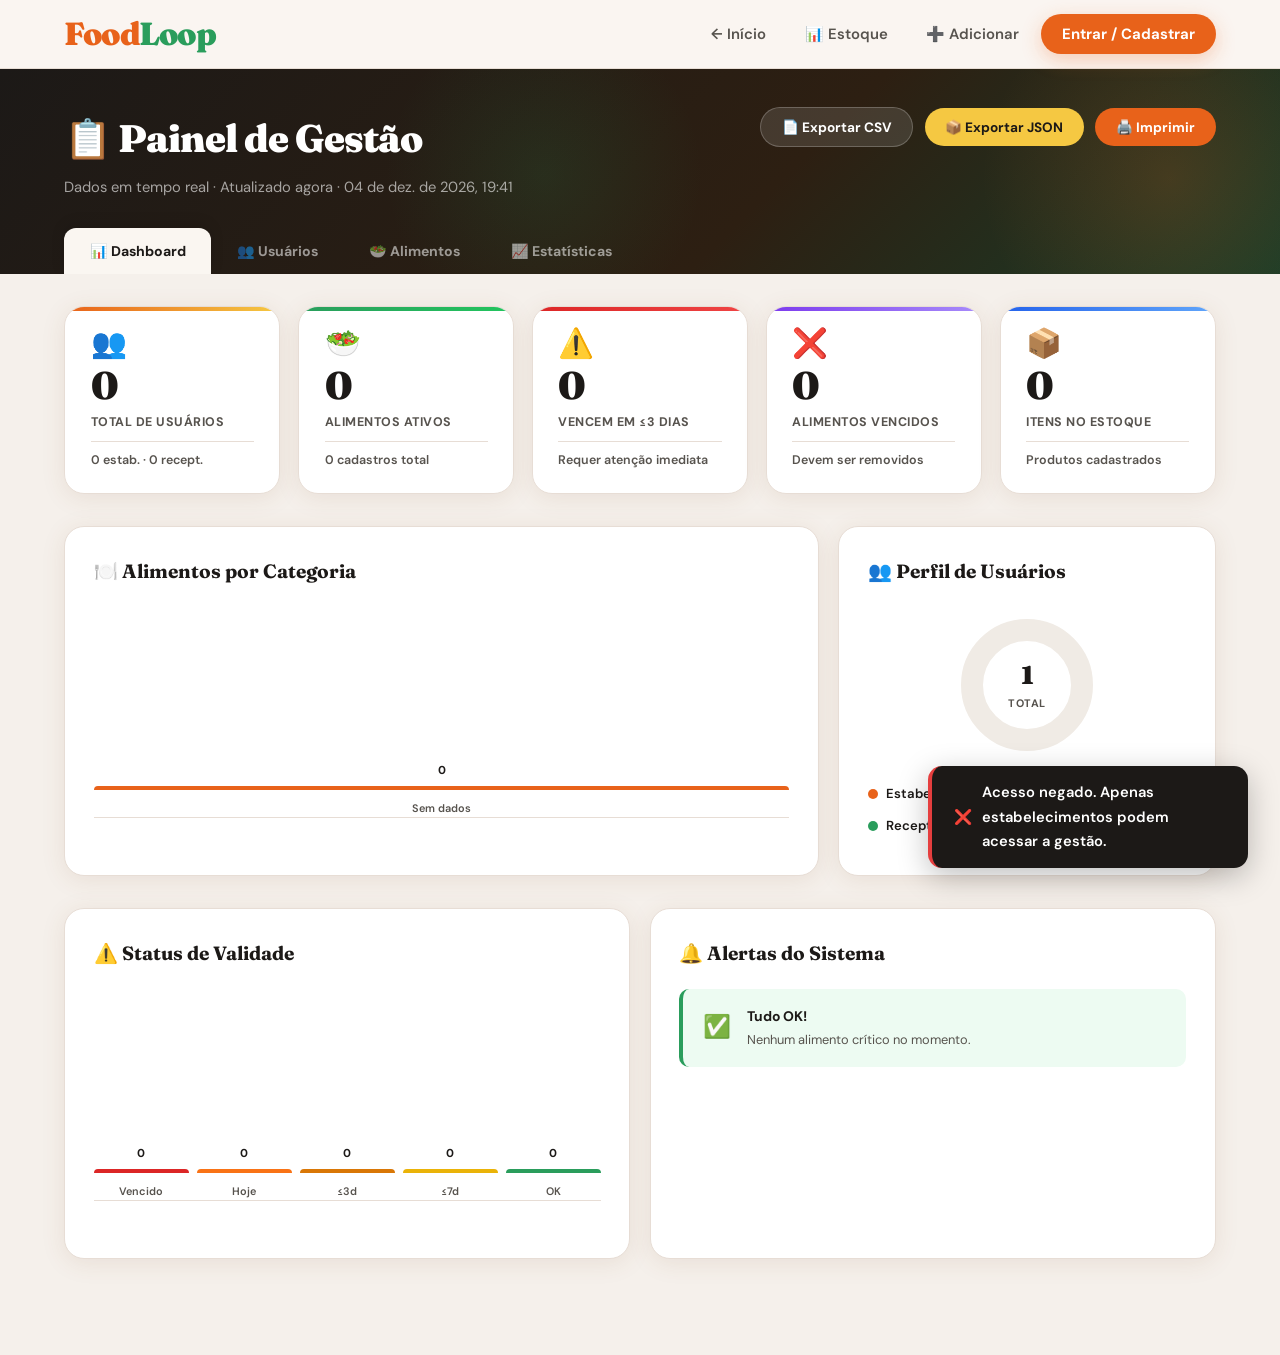
<file: gestao.html>
<!DOCTYPE html>
<html lang="pt-BR">
<head>
  <meta charset="UTF-8">
  <meta name="viewport" content="width=device-width, initial-scale=1.0">
  <title>FoodLoop — Painel de Gestão</title>
  <link rel="stylesheet" href="style.css">
  <style>
    /* ===== GESTÃO — LAYOUT BASE ===== */
    body { background: #F5F0EB; }
 
    .gestao-topbar {
      background: linear-gradient(135deg, #1C1917 0%, #2D1F12 60%, #1a3d28 100%);
      color: white;
      padding: 2.4rem 5% 0;
      position: relative;
      overflow: hidden;
    }
 
    .gestao-topbar::before {
      content: '';
      position: absolute;
      right: -80px;
      top: -80px;
      width: 380px;
      height: 380px;
      background: radial-gradient(circle, rgba(232,98,26,0.18) 0%, transparent 70%);
      pointer-events: none;
    }
 
    .gestao-topbar::after {
      content: '';
      position: absolute;
      left: 30%;
      bottom: -60px;
      width: 320px;
      height: 320px;
      background: radial-gradient(circle, rgba(42,157,92,0.13) 0%, transparent 70%);
      pointer-events: none;
    }
 
    .topbar-inner {
      position: relative;
      z-index: 1;
      display: flex;
      justify-content: space-between;
      align-items: flex-start;
      flex-wrap: wrap;
      gap: 1rem;
      margin-bottom: 1.8rem;
    }
 
    .topbar-title h1 {
      font-family: 'Fraunces', serif;
      font-size: clamp(1.7rem, 3vw, 2.4rem);
      font-weight: 900;
      letter-spacing: -1px;
      margin-bottom: 0.3rem;
    }
 
    .topbar-title p {
      color: rgba(255,255,255,0.6);
      font-size: 0.92rem;
    }
 
    .topbar-actions {
      display: flex;
      gap: 0.7rem;
      flex-wrap: wrap;
      align-items: center;
    }
 
    .btn-export {
      display: inline-flex;
      align-items: center;
      gap: 0.4rem;
      padding: 0.65rem 1.3rem;
      border-radius: var(--radius-pill);
      font-weight: 700;
      font-size: 0.85rem;
      cursor: pointer;
      font-family: 'DM Sans', sans-serif;
      transition: all var(--transition);
      border: none;
      white-space: nowrap;
    }
 
    .btn-export-csv {
      background: rgba(255,255,255,0.12);
      color: white;
      border: 1.5px solid rgba(255,255,255,0.22);
    }
 
    .btn-export-csv:hover {
      background: rgba(255,255,255,0.22);
      border-color: rgba(255,255,255,0.5);
    }
 
    .btn-export-json {
      background: var(--amarelo);
      color: var(--cinza-escuro);
    }
 
    .btn-export-json:hover {
      background: #e0b52e;
      transform: translateY(-2px);
    }
 
    .btn-export-print {
      background: var(--laranja);
      color: white;
    }
 
    .btn-export-print:hover {
      background: var(--laranja-escuro);
      transform: translateY(-2px);
    }
 
    /* ===== TABS ===== */
    .gestao-tabs {
      position: relative;
      z-index: 2;
      display: flex;
      gap: 0;
      border-bottom: none;
    }
 
    .gestao-tab {
      padding: 0.85rem 1.6rem;
      font-weight: 700;
      font-size: 0.88rem;
      color: rgba(255,255,255,0.55);
      cursor: pointer;
      border: none;
      background: transparent;
      font-family: 'DM Sans', sans-serif;
      border-radius: 12px 12px 0 0;
      transition: all var(--transition);
      display: flex;
      align-items: center;
      gap: 0.4rem;
      white-space: nowrap;
    }
 
    .gestao-tab:hover { color: rgba(255,255,255,0.85); background: rgba(255,255,255,0.06); }
 
    .gestao-tab.ativa {
      background: var(--creme);
      color: var(--cinza-escuro);
      box-shadow: 0 -4px 14px rgba(0,0,0,0.12);
    }
 
    /* ===== CONTEÚDO ===== */
    .gestao-content {
      max-width: 1280px;
      margin: 0 auto;
      padding: 2rem 5% 4rem;
    }
 
    .painel {
      display: none;
      animation: fadeIn 0.3s ease;
    }
 
    .painel.ativo { display: block; }
 
    @keyframes fadeIn {
      from { opacity: 0; transform: translateY(8px); }
      to { opacity: 1; transform: translateY(0); }
    }
 
    /* ===== KPI CARDS ===== */
    .kpi-grid {
      display: grid;
      grid-template-columns: repeat(auto-fit, minmax(190px, 1fr));
      gap: 1.1rem;
      margin-bottom: 2rem;
    }
 
    .kpi-card {
      background: white;
      border-radius: var(--radius);
      padding: 1.4rem 1.6rem;
      box-shadow: var(--sombra);
      border: 1.5px solid var(--borda);
      display: flex;
      flex-direction: column;
      gap: 0.5rem;
      position: relative;
      overflow: hidden;
      transition: all var(--transition);
    }
 
    .kpi-card:hover {
      transform: translateY(-4px);
      box-shadow: var(--sombra-hover);
    }
 
    .kpi-card::before {
      content: '';
      position: absolute;
      top: 0;
      left: 0;
      right: 0;
      height: 4px;
      border-radius: var(--radius) var(--radius) 0 0;
    }
 
    .kpi-card.laranja::before { background: linear-gradient(90deg, var(--laranja), var(--amarelo)); }
    .kpi-card.verde::before { background: linear-gradient(90deg, var(--verde), #22c55e); }
    .kpi-card.vermelho::before { background: linear-gradient(90deg, #dc2626, #ef4444); }
    .kpi-card.azul::before { background: linear-gradient(90deg, #2563eb, #60a5fa); }
    .kpi-card.roxo::before { background: linear-gradient(90deg, #7c3aed, #a78bfa); }
 
    .kpi-icon {
      font-size: 1.8rem;
      line-height: 1;
    }
 
    .kpi-value {
      font-family: 'Fraunces', serif;
      font-size: 2.4rem;
      font-weight: 900;
      line-height: 1;
      color: var(--cinza-escuro);
      letter-spacing: -1px;
    }
 
    .kpi-label {
      font-size: 0.78rem;
      font-weight: 700;
      text-transform: uppercase;
      letter-spacing: 0.5px;
      color: var(--cinza-medio);
    }
 
    .kpi-trend {
      font-size: 0.78rem;
      font-weight: 600;
      margin-top: auto;
      padding-top: 0.5rem;
      border-top: 1px solid var(--borda);
      color: var(--cinza-medio);
    }
 
    /* ===== GRÁFICOS ===== */
    .charts-grid {
      display: grid;
      grid-template-columns: 2fr 1fr;
      gap: 1.2rem;
      margin-bottom: 2rem;
    }
 
    @media (max-width: 900px) { .charts-grid { grid-template-columns: 1fr; } }
 
    .chart-card {
      background: white;
      border-radius: var(--radius);
      padding: 1.8rem;
      box-shadow: var(--sombra);
      border: 1.5px solid var(--borda);
    }
 
    .chart-card h3 {
      font-family: 'Fraunces', serif;
      font-size: 1.2rem;
      color: var(--cinza-escuro);
      margin-bottom: 1.2rem;
      display: flex;
      align-items: center;
      gap: 0.5rem;
    }
 
    .chart-wrap {
      position: relative;
      height: 240px;
    }
 
    /* Gráfico de barras customizado */
    .bar-chart {
      display: flex;
      align-items: flex-end;
      gap: 0.5rem;
      height: 100%;
      padding-bottom: 28px;
      position: relative;
    }
 
    .bar-chart::after {
      content: '';
      position: absolute;
      bottom: 28px;
      left: 0;
      right: 0;
      height: 1px;
      background: var(--borda);
    }
 
    .bar-col {
      flex: 1;
      display: flex;
      flex-direction: column;
      align-items: center;
      gap: 6px;
      height: 100%;
      justify-content: flex-end;
    }
 
    .bar-fill {
      width: 100%;
      border-radius: 6px 6px 0 0;
      min-height: 4px;
      transition: height 0.8s cubic-bezier(0.34, 1.56, 0.64, 1);
      position: relative;
      cursor: pointer;
    }
 
    .bar-fill:hover::after {
      content: attr(data-value);
      position: absolute;
      top: -28px;
      left: 50%;
      transform: translateX(-50%);
      background: var(--cinza-escuro);
      color: white;
      font-size: 0.72rem;
      font-weight: 700;
      padding: 3px 8px;
      border-radius: 6px;
      white-space: nowrap;
    }
 
    .bar-label {
      font-size: 0.68rem;
      color: var(--cinza-medio);
      text-align: center;
      font-weight: 600;
      width: 100%;
      overflow: hidden;
      text-overflow: ellipsis;
      white-space: nowrap;
      margin-top: 4px;
    }
 
    .bar-value {
      font-size: 0.72rem;
      font-weight: 700;
      color: var(--cinza-escuro);
    }
 
    /* Donut chart */
    .donut-wrap {
      display: flex;
      flex-direction: column;
      align-items: center;
      gap: 1.2rem;
      height: 100%;
      justify-content: center;
    }
 
    .donut-svg-wrap {
      position: relative;
    }
 
    .donut-center-text {
      position: absolute;
      top: 50%;
      left: 50%;
      transform: translate(-50%, -50%);
      text-align: center;
    }
 
    .donut-center-text strong {
      display: block;
      font-family: 'Fraunces', serif;
      font-size: 1.6rem;
      font-weight: 900;
      color: var(--cinza-escuro);
      line-height: 1;
    }
 
    .donut-center-text span {
      font-size: 0.68rem;
      font-weight: 700;
      text-transform: uppercase;
      color: var(--cinza-medio);
      letter-spacing: 0.5px;
    }
 
    .donut-legend {
      display: flex;
      flex-direction: column;
      gap: 0.5rem;
      width: 100%;
    }
 
    .legend-item {
      display: flex;
      align-items: center;
      gap: 0.5rem;
      font-size: 0.82rem;
      font-weight: 600;
    }
 
    .legend-dot {
      width: 10px;
      height: 10px;
      border-radius: 50%;
      flex-shrink: 0;
    }
 
    .legend-count {
      margin-left: auto;
      font-family: 'Fraunces', serif;
      font-weight: 700;
      font-size: 0.9rem;
    }
 
    /* ===== LINHA DO TEMPO ===== */
    .timeline-chart {
      position: relative;
      height: 100%;
    }
 
    .sparkline-wrap {
      height: 100%;
      display: flex;
      align-items: flex-end;
      gap: 2px;
    }
 
    /* ===== ALERTA CARDS ===== */
    .alertas-lista {
      display: flex;
      flex-direction: column;
      gap: 0.7rem;
    }
 
    .alerta-item {
      display: flex;
      align-items: center;
      gap: 1rem;
      padding: 1rem 1.2rem;
      border-radius: var(--radius-sm);
      font-size: 0.87rem;
      animation: fadeIn 0.3s ease both;
    }
 
    .alerta-item.critico { background: #fef2f2; border-left: 4px solid #dc2626; }
    .alerta-item.atencao { background: #fffbeb; border-left: 4px solid #d97706; }
    .alerta-item.info { background: var(--verde-claro); border-left: 4px solid var(--verde); }
 
    .alerta-emoji { font-size: 1.4rem; }
    .alerta-texto { flex: 1; }
    .alerta-texto strong { display: block; font-weight: 700; color: var(--cinza-escuro); }
    .alerta-texto span { color: var(--cinza-medio); font-size: 0.8rem; }
 
    /* ===== TABELAS ===== */
    .tabela-section {
      background: white;
      border-radius: var(--radius);
      box-shadow: var(--sombra);
      border: 1.5px solid var(--borda);
      overflow: hidden;
      margin-bottom: 1.5rem;
    }
 
    .tabela-header {
      padding: 1.4rem 1.8rem;
      border-bottom: 1px solid var(--borda);
      display: flex;
      align-items: center;
      justify-content: space-between;
      gap: 1rem;
      flex-wrap: wrap;
    }
 
    .tabela-header h3 {
      font-family: 'Fraunces', serif;
      font-size: 1.2rem;
      color: var(--cinza-escuro);
      display: flex;
      align-items: center;
      gap: 0.5rem;
    }
 
    .tabela-filtros {
      display: flex;
      gap: 0.6rem;
      flex-wrap: wrap;
      align-items: center;
    }
 
    .filtro-input {
      padding: 0.55rem 1rem;
      border: 1.5px solid var(--borda);
      border-radius: var(--radius-pill);
      font-size: 0.84rem;
      font-family: 'DM Sans', sans-serif;
      background: var(--creme);
      color: var(--cinza-escuro);
      transition: border-color var(--transition);
      min-width: 160px;
    }
 
    .filtro-input:focus {
      outline: none;
      border-color: var(--laranja);
    }
 
    .filtro-select {
      padding: 0.55rem 1rem;
      border: 1.5px solid var(--borda);
      border-radius: var(--radius-pill);
      font-size: 0.84rem;
      font-family: 'DM Sans', sans-serif;
      background: var(--creme);
      color: var(--cinza-escuro);
      cursor: pointer;
    }
 
    .tabela-wrapper {
      overflow-x: auto;
    }
 
    .tabela-gestao {
      width: 100%;
      border-collapse: collapse;
    }
 
    .tabela-gestao th {
      background: var(--cinza-claro);
      padding: 0.85rem 1.1rem;
      text-align: left;
      font-size: 0.75rem;
      font-weight: 800;
      text-transform: uppercase;
      letter-spacing: 0.5px;
      color: var(--cinza-medio);
      white-space: nowrap;
      cursor: pointer;
      user-select: none;
      transition: background var(--transition);
    }
 
    .tabela-gestao th:hover { background: #ede8e3; }
 
    .tabela-gestao th.sorted-asc::after { content: ' ↑'; color: var(--laranja); }
    .tabela-gestao th.sorted-desc::after { content: ' ↓'; color: var(--laranja); }
 
    .tabela-gestao td {
      padding: 0.9rem 1.1rem;
      border-bottom: 1px solid var(--borda);
      font-size: 0.88rem;
      vertical-align: middle;
    }
 
    .tabela-gestao tr:last-child td { border-bottom: none; }
 
    .tabela-gestao tbody tr {
      transition: background var(--transition);
    }
 
    .tabela-gestao tbody tr:hover { background: var(--creme); }
 
    .badge {
      display: inline-flex;
      align-items: center;
      gap: 0.3rem;
      padding: 0.22rem 0.7rem;
      border-radius: 100px;
      font-size: 0.72rem;
      font-weight: 700;
      white-space: nowrap;
    }
 
    .badge-doador { background: #fee2e2; color: #b91c1c; }
    .badge-receptor { background: #dcfce7; color: #166534; }
    .badge-vencendo { background: #fef3c7; color: #92400e; }
    .badge-vencido { background: #fee2e2; color: #b91c1c; }
    .badge-ok { background: var(--verde-claro); color: var(--verde-escuro); }
 
    .acoes-cell {
      display: flex;
      gap: 0.4rem;
      align-items: center;
    }
 
    .btn-acao {
      padding: 0.35rem 0.8rem;
      border-radius: 8px;
      border: none;
      font-size: 0.75rem;
      font-weight: 700;
      cursor: pointer;
      font-family: 'DM Sans', sans-serif;
      transition: all var(--transition);
    }
 
    .btn-acao-editar { background: var(--verde-claro); color: var(--verde-escuro); }
    .btn-acao-editar:hover { background: var(--verde); color: white; }
    .btn-acao-excluir { background: #fee2e2; color: #dc2626; }
    .btn-acao-excluir:hover { background: #dc2626; color: white; }
 
    .tabela-footer {
      padding: 1rem 1.8rem;
      border-top: 1px solid var(--borda);
      display: flex;
      justify-content: space-between;
      align-items: center;
      font-size: 0.82rem;
      color: var(--cinza-medio);
      flex-wrap: wrap;
      gap: 0.5rem;
    }
 
    /* ===== PAGINAÇÃO ===== */
    .paginacao {
      display: flex;
      gap: 0.35rem;
      align-items: center;
    }
 
    .page-btn {
      width: 32px;
      height: 32px;
      border-radius: 8px;
      border: 1.5px solid var(--borda);
      background: white;
      cursor: pointer;
      font-size: 0.82rem;
      font-weight: 700;
      color: var(--cinza-medio);
      display: flex;
      align-items: center;
      justify-content: center;
      transition: all var(--transition);
      font-family: 'DM Sans', sans-serif;
    }
 
    .page-btn:hover { border-color: var(--laranja); color: var(--laranja); }
    .page-btn.ativa { background: var(--laranja); color: white; border-color: var(--laranja); }
 
    /* ===== RESUMO ESTATÍSTICO ===== */
    .resumo-stats-grid {
      display: grid;
      grid-template-columns: repeat(auto-fit, minmax(260px, 1fr));
      gap: 1.2rem;
      margin-bottom: 2rem;
    }
 
    .resumo-stat-card {
      background: white;
      border-radius: var(--radius);
      padding: 1.6rem;
      box-shadow: var(--sombra);
      border: 1.5px solid var(--borda);
    }
 
    .resumo-stat-card h4 {
      font-family: 'Fraunces', serif;
      font-size: 1rem;
      color: var(--cinza-escuro);
      margin-bottom: 1rem;
      display: flex;
      align-items: center;
      gap: 0.4rem;
    }
 
    .stat-row {
      display: flex;
      justify-content: space-between;
      align-items: center;
      padding: 0.5rem 0;
      border-bottom: 1px solid var(--borda);
      font-size: 0.86rem;
    }
 
    .stat-row:last-child { border-bottom: none; }
    .stat-row-label { color: var(--cinza-medio); }
    .stat-row-value { font-weight: 700; color: var(--cinza-escuro); }
 
    /* ===== PROGRESS BAR ===== */
    .progress-bar-wrap {
      margin: 0.4rem 0;
    }
 
    .progress-bar-label {
      display: flex;
      justify-content: space-between;
      font-size: 0.78rem;
      color: var(--cinza-medio);
      margin-bottom: 0.3rem;
      font-weight: 600;
    }
 
    .progress-bar-track {
      height: 8px;
      background: var(--cinza-claro);
      border-radius: 100px;
      overflow: hidden;
    }
 
    .progress-bar-fill {
      height: 100%;
      border-radius: 100px;
      transition: width 1s cubic-bezier(0.34, 1.56, 0.64, 1);
    }
 
    /* ===== MODAL EDITAR ===== */
    .modal-editar-completo {
      max-width: 600px;
    }
 
    .modal-grid {
      display: grid;
      grid-template-columns: 1fr 1fr;
      gap: 0.8rem 1.2rem;
    }
 
    @media (max-width: 500px) { .modal-grid { grid-template-columns: 1fr; } }
 
    .modal-grid .full-width { grid-column: 1 / -1; }
 
    .modal-editar-completo label {
      display: block;
      font-weight: 700;
      font-size: 0.78rem;
      color: var(--cinza-medio);
      text-transform: uppercase;
      letter-spacing: 0.5px;
      margin-bottom: 0.3rem;
    }
 
    .modal-editar-completo input,
    .modal-editar-completo select,
    .modal-editar-completo textarea {
      width: 100%;
      padding: 0.75rem 0.9rem;
      border: 2px solid var(--borda);
      border-radius: var(--radius-sm);
      font-size: 0.92rem;
      font-family: 'DM Sans', sans-serif;
      background: var(--creme);
      color: var(--cinza-escuro);
      transition: border-color var(--transition);
    }
 
    .modal-editar-completo input:focus,
    .modal-editar-completo select:focus,
    .modal-editar-completo textarea:focus {
      outline: none;
      border-color: var(--laranja);
      box-shadow: 0 0 0 3px rgba(232,98,26,0.1);
    }
 

    .btn-acao-promo {
      background: var(--laranja-claro);
      color: var(--laranja);
      border: 1.5px solid rgba(232,98,26,0.25);
      font-size: 0.85rem;
      min-width: 36px;
    }
    .btn-acao-promo:hover {
      background: var(--laranja);
      color: white;
      border-color: var(--laranja);
    }
    .btn-acao-promo.ativa {
      background: var(--laranja);
      color: white;
      border-color: var(--laranja);
    }
    .promo-badge {
      display: inline-block;
      background: linear-gradient(135deg, var(--laranja), var(--amarelo));
      color: white;
      font-size: 0.65rem;
      font-weight: 800;
      padding: 2px 6px;
      border-radius: 6px;
      margin-left: 3px;
      vertical-align: middle;
      letter-spacing: 0.2px;
    }
    /* Modal promoção */
    .modal-promo { max-width: 440px; }
    .promo-produto-nome {
      background: var(--laranja-claro);
      border-left: 4px solid var(--laranja);
      border-radius: 0 var(--radius-sm) var(--radius-sm) 0;
      padding: 0.75rem 1rem;
      margin-bottom: 1.5rem;
      font-weight: 700;
      color: var(--cinza-escuro);
      font-size: 1rem;
    }
    .preco-preview {
      display: none;
      background: var(--verde-claro);
      border-left: 4px solid var(--verde);
      border-radius: 0 var(--radius-sm) var(--radius-sm) 0;
      padding: 0.7rem 1rem;
      margin-top: -0.5rem;
      margin-bottom: 1rem;
      font-size: 0.88rem;
      color: var(--verde-escuro);
      font-weight: 600;
    }

    /* ===== EMPTY STATE ===== */
    .gestao-empty {
      text-align: center;
      padding: 4rem 2rem;
      color: var(--cinza-medio);
    }
 
    .gestao-empty .empty-emoji { font-size: 3rem; display: block; margin-bottom: 1rem; }
    .gestao-empty h3 { font-family: 'Fraunces', serif; font-size: 1.3rem; color: var(--cinza-escuro); margin-bottom: 0.5rem; }
 
    /* ===== PRINT ===== */
    @media print {
      header, .gestao-tabs, .topbar-actions, .acoes-cell, .tabela-filtros, .paginacao, .tabela-footer { display: none !important; }
      .gestao-topbar { background: white !important; color: black !important; }
      .painel { display: block !important; }
    }
  </style>
</head>
<body>
 
  <header>
    <div class="logo">Food<span>Loop</span></div>
    <nav>
      <a href="index.html">← Início</a>
      <a href="estoque.html">📊 Estoque</a>
      <a href="cadastro-alimento.html">➕ Adicionar</a>
      <span id="user-area"></span>
    </nav>
  </header>
 
  <div class="gestao-topbar">
    <div class="topbar-inner">
      <div class="topbar-title">
        <h1>📋 Painel de Gestão</h1>
        <p>Dados em tempo real · Atualizado agora · <span id="data-agora"></span></p>
      </div>
      <div class="topbar-actions">
        <button class="btn-export btn-export-csv" onclick="exportarCSV()">📄 Exportar CSV</button>
        <button class="btn-export btn-export-json" onclick="exportarJSON()">📦 Exportar JSON</button>
        <button class="btn-export btn-export-print" onclick="window.print()">🖨️ Imprimir</button>
      </div>
    </div>
    <div class="gestao-tabs">
      <button class="gestao-tab ativa" onclick="trocarPainel('dashboard', this)">📊 Dashboard</button>
      <button class="gestao-tab" onclick="trocarPainel('usuarios', this)">👥 Usuários</button>
      <button class="gestao-tab" onclick="trocarPainel('alimentos', this)">🥗 Alimentos</button>
      <button class="gestao-tab" onclick="trocarPainel('estatisticas', this)">📈 Estatísticas</button>
    </div>
  </div>
 
  <div class="gestao-content">
 
    <!-- ===================== PAINEL DASHBOARD ===================== -->
    <div id="painel-dashboard" class="painel ativo">
 
      <!-- KPI Cards -->
      <div class="kpi-grid" id="kpi-grid"></div>
 
      <!-- Charts row -->
      <div class="charts-grid">
        <div class="chart-card">
          <h3>🍽️ Alimentos por Categoria</h3>
          <div class="chart-wrap">
            <div class="bar-chart" id="chart-categorias"></div>
          </div>
        </div>
        <div class="chart-card">
          <h3>👥 Perfil de Usuários</h3>
          <div class="chart-wrap">
            <div class="donut-wrap" id="chart-usuarios"></div>
          </div>
        </div>
      </div>
 
      <!-- Segunda linha de charts -->
      <div class="charts-grid" style="grid-template-columns: 1fr 1fr;">
        <div class="chart-card">
          <h3>⚠️ Status de Validade</h3>
          <div class="chart-wrap">
            <div class="bar-chart" id="chart-validades"></div>
          </div>
        </div>
        <div class="chart-card">
          <h3>🔔 Alertas do Sistema</h3>
          <div class="alertas-lista" id="alertas-lista" style="height:100%;overflow-y:auto;"></div>
        </div>
      </div>
    </div>
 
    <!-- ===================== PAINEL USUÁRIOS ===================== -->
    <div id="painel-usuarios" class="painel">
      <div class="tabela-section">
        <div class="tabela-header">
          <h3>👥 Usuários Cadastrados</h3>
          <div class="tabela-filtros">
            <input type="text" class="filtro-input" id="filtro-usuario" placeholder="🔍 Buscar usuário..." oninput="filtrarUsuarios()">
            <select class="filtro-select" id="filtro-tipo-usuario" onchange="filtrarUsuarios()">
              <option value="">Todos os tipos</option>
              <option value="doador">Estabelecimentos</option>
              <option value="receptor">Receptores</option>
            </select>
          </div>
        </div>
        <div class="tabela-wrapper">
          <table class="tabela-gestao">
            <thead>
              <tr>
                <th onclick="ordenarTabela('usuarios','nome',this)">Nome</th>
                <th onclick="ordenarTabela('usuarios','email',this)">E-mail</th>
                <th>Telefone</th>
                <th onclick="ordenarTabela('usuarios','endereco',this)">Cidade</th>
                <th onclick="ordenarTabela('usuarios','tipo',this)">Tipo</th>
                <th onclick="ordenarTabela('usuarios','criadoEm',this)">Cadastro</th>
              </tr>
            </thead>
            <tbody id="tbody-usuarios"></tbody>
          </table>
        </div>
        <div class="tabela-footer">
          <span id="usuarios-count">0 usuários</span>
          <div class="paginacao" id="pag-usuarios"></div>
        </div>
      </div>
    </div>
 
    <!-- ===================== PAINEL ALIMENTOS ===================== -->
    <div id="painel-alimentos" class="painel">
      <div class="tabela-section">
        <div class="tabela-header">
          <h3>🥗 Alimentos Publicados</h3>
          <div class="tabela-filtros">
            <input type="text" class="filtro-input" id="filtro-alimento" placeholder="🔍 Buscar alimento..." oninput="filtrarAlimentos()">
            <select class="filtro-select" id="filtro-categoria" onchange="filtrarAlimentos()">
              <option value="">Todas categorias</option>
              <option value="🍞 Padaria">🍞 Padaria</option>
              <option value="🥦 Hortifruti">🥦 Hortifruti</option>
              <option value="🍎 Frutas">🍎 Frutas</option>
              <option value="🥛 Laticínios">🥛 Laticínios</option>
              <option value="🥩 Proteínas">🥩 Proteínas</option>
              <option value="🍚 Grãos">🍚 Grãos</option>
              <option value="🧃 Bebidas">🧃 Bebidas</option>
              <option value="🥡 Outros">🥡 Outros</option>
            </select>
            <select class="filtro-select" id="filtro-validade-status" onchange="filtrarAlimentos()">
              <option value="">Todos status</option>
              <option value="vencido">Vencidos</option>
              <option value="hoje">Vence hoje</option>
              <option value="urgente">Urgente (≤3 dias)</option>
              <option value="atencao">Atenção (≤7 dias)</option>
              <option value="ok">OK (+7 dias)</option>
            </select>
          </div>
        </div>
        <div class="tabela-wrapper">
          <table class="tabela-gestao">
            <thead>
              <tr>
                <th onclick="ordenarTabela('alimentos','nome',this)">Nome</th>
                <th onclick="ordenarTabela('alimentos','doador',this)">Estabelecimento</th>
                <th onclick="ordenarTabela('alimentos','local',this)">Local</th>
                <th onclick="ordenarTabela('alimentos','validade',this)">Validade</th>
                <th>Status</th>
                <th onclick="ordenarTabela('alimentos','quantidade',this)">Qtd.</th>
                <th>Categoria</th>
                <th>Ações</th>
              </tr>
            </thead>
            <tbody id="tbody-alimentos"></tbody>
          </table>
        </div>
        <div class="tabela-footer">
          <span id="alimentos-count">0 alimentos</span>
          <div class="paginacao" id="pag-alimentos"></div>
        </div>
      </div>
    </div>
 
    <!-- ===================== PAINEL ESTATÍSTICAS ===================== -->
    <div id="painel-estatisticas" class="painel">
 
      <div class="resumo-stats-grid" id="resumo-stats-grid"></div>
 
      <!-- Gráfico de barras por categoria (maior) -->
      <div class="chart-card" style="margin-bottom:1.5rem;">
        <h3>📊 Distribuição por Categoria — Gráfico Completo</h3>
        <div style="height:320px; position:relative;">
          <div class="bar-chart" id="chart-stats-full" style="gap:0.7rem;"></div>
        </div>
      </div>
 
      <!-- Gráfico de validade -->
      <div class="chart-card" style="margin-bottom:1.5rem;">
        <h3>⏰ Perfil de Validade dos Alimentos</h3>
        <div style="height:260px; position:relative;">
          <div class="bar-chart" id="chart-stats-validade" style="gap:0.7rem;"></div>
        </div>
      </div>
 
    </div>
  </div>
 
  <!-- ===== MODAL EDITAR ALIMENTO ===== -->
  <div id="modal-editar-alimento" class="modal-overlay">
    <div class="modal modal-editar-completo">
      <button class="modal-fechar" onclick="fecharModal('modal-editar-alimento')">✕</button>
      <h3>✏️ Editar Alimento</h3>
      <p style="color:var(--cinza-medio);font-size:0.88rem;margin-bottom:1.5rem;">Atualize os dados do alimento abaixo.</p>
      <input type="hidden" id="edit-alimento-id">
      <div class="modal-grid">
        <div class="full-width">
          <label>Nome do Alimento</label>
          <input type="text" id="edit-nome">
        </div>
        <div>
          <label>Estabelecimento</label>
          <input type="text" id="edit-doador">
        </div>
        <div>
          <label>Local</label>
          <input type="text" id="edit-local">
        </div>
        <div>
          <label>Validade</label>
          <input type="date" id="edit-validade">
        </div>
        <div>
          <label>Quantidade</label>
          <input type="number" id="edit-quantidade" min="0">
        </div>
        <div class="full-width">
          <label>Categoria</label>
          <select id="edit-categoria">
            <option value="">Sem categoria</option>
            <option value="🍞 Padaria">🍞 Padaria / Panificados</option>
            <option value="🥦 Hortifruti">🥦 Hortifruti</option>
            <option value="🍎 Frutas">🍎 Frutas</option>
            <option value="🥛 Laticínios">🥛 Laticínios</option>
            <option value="🥩 Proteínas">🥩 Carnes / Proteínas</option>
            <option value="🍚 Grãos">🍚 Grãos / Cereais</option>
            <option value="🧃 Bebidas">🧃 Bebidas</option>
            <option value="🥡 Outros">🥡 Outros</option>
          </select>
        </div>
        <div class="full-width">
          <label>Observações</label>
          <textarea id="edit-obs" rows="2" style="resize:vertical;"></textarea>
        </div>
      </div>
      <div class="modal-footer" style="margin-top:1.2rem;">
        <button class="btn-modal-cancelar" onclick="fecharModal('modal-editar-alimento')">Cancelar</button>
        <button class="btn-modal-salvar" onclick="salvarEdicaoAlimento()">💾 Salvar Alterações</button>
      </div>
    </div>
  </div>
 
  <!-- ===== MODAL EDITAR USUÁRIO ===== -->
  <div id="modal-editar-usuario" class="modal-overlay">
    <div class="modal modal-editar-completo">
      <button class="modal-fechar" onclick="fecharModal('modal-editar-usuario')">✕</button>
      <h3>✏️ Editar Usuário</h3>
      <input type="hidden" id="edit-user-email-original">
      <div class="modal-grid">
        <div class="full-width">
          <label>Nome Completo</label>
          <input type="text" id="edit-user-nome">
        </div>
        <div>
          <label>E-mail</label>
          <input type="email" id="edit-user-email">
        </div>
        <div>
          <label>Telefone</label>
          <input type="tel" id="edit-user-telefone">
        </div>
        <div>
          <label>Cidade / Região</label>
          <input type="text" id="edit-user-endereco">
        </div>
        <div class="full-width">
          <label>Tipo de Perfil</label>
          <select id="edit-user-tipo">
            <option value="doador">🏪 Estabelecimento</option>
            <option value="receptor">🙋 Receptor</option>
          </select>
        </div>
      </div>
      <div class="modal-footer" style="margin-top:1.2rem;">
        <button class="btn-modal-cancelar" onclick="fecharModal('modal-editar-usuario')">Cancelar</button>
        <button class="btn-modal-salvar" onclick="salvarEdicaoUsuario()">💾 Salvar</button>
      </div>
    </div>
  </div>
 
  <script src="script.js"></script>
  <script>
  // ===== CONTROLE DE ACESSO =====
  const tipoAcesso = localStorage.getItem('foodloop_user_tipo');
  if (tipoAcesso !== 'doador') {
    mostrarToast('Acesso negado. Apenas estabelecimentos podem acessar a gestão.', 'erro');
    setTimeout(() => { window.location.href = 'index.html'; }, 2000);
  }
 
  // ===== DATA ATUAL =====
  const agora = new Date();
  document.getElementById('data-agora').textContent = agora.toLocaleString('pt-BR', {
    day: '2-digit', month: 'short', year: 'numeric', hour: '2-digit', minute: '2-digit'
  });
 
  // ===== ESTADO GLOBAL =====
  let paginaUsuarios = 1;
  let paginaAlimentos = 1;
  const ITENS_POR_PAGINA = 10;
  let sortState = { usuarios: { col: null, dir: 1 }, alimentos: { col: null, dir: 1 } };
  let usuariosFiltrados = [];
  let alimentosFiltrados = [];
 
  // ===== NAVEGAÇÃO =====
  function trocarPainel(nome, tab) {
    document.querySelectorAll('.painel').forEach(p => p.classList.remove('ativo'));
    document.querySelectorAll('.gestao-tab').forEach(t => t.classList.remove('ativa'));
    document.getElementById('painel-' + nome).classList.add('ativo');
    tab.classList.add('ativa');
  }
 
  // ===== HELPERS =====
  function diasParaValidade(dataValidade) {
    const hoje = new Date(); hoje.setHours(0,0,0,0);
    const validade = new Date(dataValidade + 'T00:00:00');
    return Math.round((validade - hoje) / (1000 * 60 * 60 * 24));
  }
 
  function formatarData(data) {
    if (!data) return '—';
    const [a, m, d] = data.split('-');
    return `${d}/${m}/${a}`;
  }
 
  function statusValidade(validade) {
    if (!validade) return { label: '—', badge: '' };
    const dias = diasParaValidade(validade);
    if (dias < 0) return { label: 'Vencido', badge: 'badge-vencido', dias };
    if (dias === 0) return { label: 'Vence hoje', badge: 'badge-vencendo', dias };
    if (dias <= 3) return { label: `${dias}d — Urgente`, badge: 'badge-vencendo', dias };
    if (dias <= 7) return { label: `${dias}d — Atenção`, badge: 'badge-vencendo', dias };
    return { label: `${dias}d — OK`, badge: 'badge-ok', dias };
  }
 
  function fecharModal(id) {
    document.getElementById(id).classList.remove('aberto');
  }
 
  // ===== KPI CARDS =====
  function renderKPIs() {
    const usuarios = JSON.parse(localStorage.getItem('foodloop_usuarios')) || [];
    const alimentos = JSON.parse(localStorage.getItem('foodloop_alimentos')) || [];
    const estoque = JSON.parse(localStorage.getItem('foodloop_estoque')) || [];
 
    const estabelecimentos = usuarios.filter(u => u.tipo === 'doador').length;
    const receptores = usuarios.filter(u => u.tipo === 'receptor').length;
    const hoje = new Date(); hoje.setHours(0,0,0,0);
    const disponiveis = alimentos.filter(a => !a.validade || diasParaValidade(a.validade) >= 0);
    const criticos = alimentos.filter(a => a.validade && diasParaValidade(a.validade) >= 0 && diasParaValidade(a.validade) <= 3);
    const vencidos = alimentos.filter(a => a.validade && diasParaValidade(a.validade) < 0);
 
    const kpis = [
      { icon: '👥', value: usuarios.length, label: 'Total de Usuários', trend: `${estabelecimentos} estab. · ${receptores} recept.`, classe: 'laranja' },
      { icon: '🥗', value: disponiveis.length, label: 'Alimentos Ativos', trend: `${alimentos.length} cadastros total`, classe: 'verde' },
      { icon: '⚠️', value: criticos.length, label: 'Vencem em ≤3 dias', trend: 'Requer atenção imediata', classe: 'vermelho' },
      { icon: '❌', value: vencidos.length, label: 'Alimentos Vencidos', trend: 'Devem ser removidos', classe: 'roxo' },
      { icon: '📦', value: estoque.length, label: 'Itens no Estoque', trend: 'Produtos cadastrados', classe: 'azul' },
    ];
 
    const grid = document.getElementById('kpi-grid');
    grid.innerHTML = kpis.map((k, i) => `
      <div class="kpi-card ${k.classe}" style="animation-delay:${i*0.08}s;animation:fadeIn 0.5s ease ${i*0.08}s both;">
        <span class="kpi-icon">${k.icon}</span>
        <span class="kpi-value" data-target="${k.value}">0</span>
        <span class="kpi-label">${k.label}</span>
        <div class="kpi-trend">${k.trend}</div>
      </div>
    `).join('');
 
    // Animação contador
    document.querySelectorAll('.kpi-value').forEach(el => {
      const target = parseInt(el.dataset.target);
      let current = 0;
      const step = Math.max(1, Math.ceil(target / 30));
      const interval = setInterval(() => {
        current = Math.min(current + step, target);
        el.textContent = current;
        if (current >= target) clearInterval(interval);
      }, 40);
    });
  }
 
  // ===== GRÁFICO BARRAS =====
  function renderBarChart(containerId, dados, cores) {
    const container = document.getElementById(containerId);
    if (!container) return;
    const max = Math.max(...dados.map(d => d.valor), 1);
 
    container.innerHTML = dados.map((d, i) => {
      const pct = (d.valor / max) * 100;
      const cor = Array.isArray(cores) ? cores[i % cores.length] : cores;
      return `
        <div class="bar-col">
          <span class="bar-value">${d.valor}</span>
          <div class="bar-fill" style="height:${Math.max(pct, 2)}%;background:${cor};width:100%;" data-value="${d.valor} ${d.label}"></div>
          <span class="bar-label" title="${d.label}">${d.label}</span>
        </div>
      `;
    }).join('');
  }
 
  // ===== DONUT CHART SVG =====
  function renderDonut(containerId, dados) {
    const container = document.getElementById(containerId);
    if (!container) return;
    const total = dados.reduce((s, d) => s + d.valor, 0) || 1;
    const cx = 70, cy = 70, r = 55, stroke = 22;
    const circum = 2 * Math.PI * r;
 
    let offset = 0;
    const arcs = dados.map(d => {
      const pct = d.valor / total;
      const dash = pct * circum;
      const arc = `<circle cx="${cx}" cy="${cy}" r="${r}" fill="none" stroke="${d.cor}" stroke-width="${stroke}" stroke-dasharray="${dash} ${circum}" stroke-dashoffset="${-offset}" transform="rotate(-90 ${cx} ${cy})" style="transition:stroke-dasharray 1s ease;" />`;
      offset += dash;
      return arc;
    }).join('');
 
    container.innerHTML = `
      <div class="donut-svg-wrap">
        <svg width="140" height="140" viewBox="0 0 140 140">
          <circle cx="${cx}" cy="${cy}" r="${r}" fill="none" stroke="#f0ebe5" stroke-width="${stroke}" />
          ${arcs}
        </svg>
        <div class="donut-center-text">
          <strong>${total}</strong>
          <span>Total</span>
        </div>
      </div>
      <div class="donut-legend">
        ${dados.map(d => `
          <div class="legend-item">
            <div class="legend-dot" style="background:${d.cor}"></div>
            <span>${d.label}</span>
            <span class="legend-count">${d.valor}</span>
          </div>
        `).join('')}
      </div>
    `;
  }
 
  // ===== ALERTAS =====
  function renderAlertas() {
    const alimentos = JSON.parse(localStorage.getItem('foodloop_alimentos')) || [];
    const lista = document.getElementById('alertas-lista');
    const alertas = [];
 
    alimentos.forEach(a => {
      if (!a.validade) return;
      const dias = diasParaValidade(a.validade);
      if (dias < 0) alertas.push({ tipo: 'critico', emoji: '❌', nome: a.nome, msg: `Venceu há ${Math.abs(dias)} dia(s)` });
      else if (dias === 0) alertas.push({ tipo: 'critico', emoji: '⚡', nome: a.nome, msg: 'Vence HOJE!' });
      else if (dias <= 3) alertas.push({ tipo: 'atencao', emoji: '⚠️', nome: a.nome, msg: `Vence em ${dias} dia(s)` });
    });
 
    if (alertas.length === 0) {
      lista.innerHTML = '<div class="alerta-item info"><span class="alerta-emoji">✅</span><div class="alerta-texto"><strong>Tudo OK!</strong><span>Nenhum alimento crítico no momento.</span></div></div>';
      return;
    }
 
    lista.innerHTML = alertas.slice(0, 8).map(a => `
      <div class="alerta-item ${a.tipo}" style="animation-delay:0.1s">
        <span class="alerta-emoji">${a.emoji}</span>
        <div class="alerta-texto">
          <strong>${a.nome}</strong>
          <span>${a.msg}</span>
        </div>
      </div>
    `).join('');
  }
 
  // ===== RENDER DASHBOARD =====
  function renderDashboard() {
    renderKPIs();
 
    const alimentos = JSON.parse(localStorage.getItem('foodloop_alimentos')) || [];
    const usuarios = JSON.parse(localStorage.getItem('foodloop_usuarios')) || [];
 
    // Categorias
    const catMap = {};
    alimentos.forEach(a => {
      const cat = (a.categoria || '🥡 Outros').split(' ')[1] || 'Outros';
      catMap[cat] = (catMap[cat] || 0) + 1;
    });
    const catCores = ['#E8621A','#2A9D5C','#F5C842','#3B82F6','#8B5CF6','#EC4899','#14B8A6','#F97316'];
    const catDados = Object.entries(catMap).map(([l, v]) => ({ label: l, valor: v }));
    renderBarChart('chart-categorias', catDados.length ? catDados : [{ label: 'Sem dados', valor: 0 }], catCores);
 
    // Usuários donut
    const doadores = usuarios.filter(u => u.tipo === 'doador').length;
    const receptores = usuarios.filter(u => u.tipo === 'receptor').length;
    renderDonut('chart-usuarios', [
      { label: 'Estabelecimentos', valor: doadores, cor: '#E8621A' },
      { label: 'Receptores', valor: receptores, cor: '#2A9D5C' },
    ]);
 
    // Validades
    let vencidos = 0, hoje = 0, urgente = 0, atencao = 0, ok = 0;
    alimentos.forEach(a => {
      if (!a.validade) { ok++; return; }
      const d = diasParaValidade(a.validade);
      if (d < 0) vencidos++;
      else if (d === 0) hoje++;
      else if (d <= 3) urgente++;
      else if (d <= 7) atencao++;
      else ok++;
    });
    renderBarChart('chart-validades',
      [{ label: 'Vencido', valor: vencidos }, { label: 'Hoje', valor: hoje }, { label: '≤3d', valor: urgente }, { label: '≤7d', valor: atencao }, { label: 'OK', valor: ok }],
      ['#dc2626', '#f97316', '#d97706', '#eab308', '#2A9D5C']
    );
 
    renderAlertas();
  }
 
  // ===== TABELA USUÁRIOS =====
  function renderTabelaUsuarios() {
    const tbody = document.getElementById('tbody-usuarios');
    const start = (paginaUsuarios - 1) * ITENS_POR_PAGINA;
    const page = usuariosFiltrados.slice(start, start + ITENS_POR_PAGINA);
 
    if (usuariosFiltrados.length === 0) {
      tbody.innerHTML = `<tr><td colspan="6"><div class="gestao-empty"><span class="empty-emoji">👤</span><h3>Nenhum usuário encontrado</h3></div></td></tr>`;
      document.getElementById('usuarios-count').textContent = '0 usuários';
      renderPaginacao('pag-usuarios', 0, paginaUsuarios, 'mudarPaginaUsuarios');
      return;
    }
 
    tbody.innerHTML = page.map(u => `
      <tr>
        <td><strong>${u.nome}</strong></td>
        <td>${u.email}</td>
        <td>${u.telefone || '—'}</td>
        <td>${u.endereco || '—'}</td>
        <td><span class="badge ${u.tipo === 'doador' ? 'badge-doador' : 'badge-receptor'}">${u.tipo === 'doador' ? '🏪 Estab.' : '🙋 Receptor'}</span></td>
        <td>${u.criadoEm ? new Date(u.criadoEm).toLocaleDateString('pt-BR') : '—'}</td>
      </tr>
    `).join('');
 
    document.getElementById('usuarios-count').textContent = `${usuariosFiltrados.length} usuário(s)`;
    renderPaginacao('pag-usuarios', usuariosFiltrados.length, paginaUsuarios, 'mudarPaginaUsuarios');
  }
 
  function filtrarUsuarios() {
    const termo = document.getElementById('filtro-usuario').value.toLowerCase();
    const tipo = document.getElementById('filtro-tipo-usuario').value;
    let lista = JSON.parse(localStorage.getItem('foodloop_usuarios')) || [];
 
    if (termo) lista = lista.filter(u => `${u.nome} ${u.email} ${u.endereco}`.toLowerCase().includes(termo));
    if (tipo) lista = lista.filter(u => u.tipo === tipo);
 
    usuariosFiltrados = lista;
    paginaUsuarios = 1;
    renderTabelaUsuarios();
  }
 
  window.mudarPaginaUsuarios = function(p) { paginaUsuarios = p; renderTabelaUsuarios(); };
 
  // ===== TABELA ALIMENTOS =====
  function renderTabelaAlimentos() {
    const tbody = document.getElementById('tbody-alimentos');
    const start = (paginaAlimentos - 1) * ITENS_POR_PAGINA;
    const page = alimentosFiltrados.slice(start, start + ITENS_POR_PAGINA);
 
    if (alimentosFiltrados.length === 0) {
      tbody.innerHTML = `<tr><td colspan="8"><div class="gestao-empty"><span class="empty-emoji">🍃</span><h3>Nenhum alimento encontrado</h3></div></td></tr>`;
      document.getElementById('alimentos-count').textContent = '0 alimentos';
      renderPaginacao('pag-alimentos', 0, paginaAlimentos, 'mudarPaginaAlimentos');
      return;
    }
 
    tbody.innerHTML = page.map(a => {
      const sv = statusValidade(a.validade);
      return `
        <tr>
          <td><strong>${a.nome}</strong>${a.obs ? `<br><small style="color:var(--cinza-medio);">${a.obs.substring(0,40)}...</small>` : ''}</td>
          <td>${a.doador || '—'}</td>
          <td>${a.local || '—'}</td>
          <td>${formatarData(a.validade)}</td>
          <td><span class="badge ${sv.badge}">${sv.label}</span></td>
          <td>${a.quantidade || '—'}</td>
          <td><span style="font-size:0.82rem;">${a.categoria || '—'}</span></td>
          <td>
            <div class="acoes-cell">
              <button class="btn-acao btn-acao-promo" onclick="abrirModalPromocao(${a.id})" title="Fazer Promoção">🏷️${a.preco_promo ? '<span style=\"font-size:0.65rem;background:var(--laranja);color:white;border-radius:4px;padding:1px 4px;margin-left:2px;\">R$'+a.preco_promo+'</span>' : ''}</button>
              <button class="btn-acao btn-acao-editar" onclick="abrirEdicaoAlimento(${a.id})">✏️</button>
              <button class="btn-acao btn-acao-excluir" onclick="excluirAlimento(${a.id})">🗑️</button>
            </div>
          </td>
        </tr>
      `;
    }).join('');
 
    document.getElementById('alimentos-count').textContent = `${alimentosFiltrados.length} alimento(s)`;
    renderPaginacao('pag-alimentos', alimentosFiltrados.length, paginaAlimentos, 'mudarPaginaAlimentos');
  }
 
  function filtrarAlimentos() {
    const termo = document.getElementById('filtro-alimento').value.toLowerCase();
    const cat = document.getElementById('filtro-categoria').value;
    const statusFiltro = document.getElementById('filtro-validade-status').value;
    let lista = JSON.parse(localStorage.getItem('foodloop_alimentos')) || [];
 
    if (termo) lista = lista.filter(a => `${a.nome} ${a.doador} ${a.local}`.toLowerCase().includes(termo));
    if (cat) lista = lista.filter(a => a.categoria === cat);
    if (statusFiltro) {
      lista = lista.filter(a => {
        if (!a.validade) return statusFiltro === 'ok';
        const d = diasParaValidade(a.validade);
        if (statusFiltro === 'vencido') return d < 0;
        if (statusFiltro === 'hoje') return d === 0;
        if (statusFiltro === 'urgente') return d > 0 && d <= 3;
        if (statusFiltro === 'atencao') return d > 3 && d <= 7;
        if (statusFiltro === 'ok') return d > 7;
        return true;
      });
    }
 
    alimentosFiltrados = lista;
    paginaAlimentos = 1;
    renderTabelaAlimentos();
  }
 
  window.mudarPaginaAlimentos = function(p) { paginaAlimentos = p; renderTabelaAlimentos(); };
 
  // ===== PAGINAÇÃO =====
  function renderPaginacao(containerId, total, paginaAtual, callbackName) {
    const container = document.getElementById(containerId);
    if (!container) return;
    const totalPags = Math.ceil(total / ITENS_POR_PAGINA);
    if (totalPags <= 1) { container.innerHTML = ''; return; }
 
    let html = `<button class="page-btn" onclick="${callbackName}(${Math.max(1, paginaAtual - 1)})">‹</button>`;
    for (let i = 1; i <= totalPags; i++) {
      if (i === 1 || i === totalPags || Math.abs(i - paginaAtual) <= 1) {
        html += `<button class="page-btn ${i === paginaAtual ? 'ativa' : ''}" onclick="${callbackName}(${i})">${i}</button>`;
      } else if (Math.abs(i - paginaAtual) === 2) {
        html += `<span style="color:var(--cinza-medio);padding:0 2px;">…</span>`;
      }
    }
    html += `<button class="page-btn" onclick="${callbackName}(${Math.min(totalPags, paginaAtual + 1)})">›</button>`;
    container.innerHTML = html;
  }
 
  // ===== ORDENAÇÃO =====
  window.ordenarTabela = function(tipo, col, th) {
    const state = sortState[tipo];
    if (state.col === col) state.dir *= -1;
    else { state.col = col; state.dir = 1; }
 
    document.querySelectorAll('.tabela-gestao th').forEach(t => t.classList.remove('sorted-asc', 'sorted-desc'));
    th.classList.add(state.dir === 1 ? 'sorted-asc' : 'sorted-desc');
 
    const sort = (arr) => arr.sort((a, b) => {
      let va = a[col] || '', vb = b[col] || '';
      if (typeof va === 'number') return (va - vb) * state.dir;
      return va.toString().localeCompare(vb.toString()) * state.dir;
    });
 
    if (tipo === 'usuarios') { usuariosFiltrados = sort([...usuariosFiltrados]); renderTabelaUsuarios(); }
    else { alimentosFiltrados = sort([...alimentosFiltrados]); renderTabelaAlimentos(); }
  };
 

  // ===== PROMOÇÃO =====
  window.abrirModalPromocao = function(id) {
    const alimentos = JSON.parse(localStorage.getItem('foodloop_alimentos')) || [];
    const a = alimentos.find(x => x.id === id);
    if (!a) return;

    document.getElementById('promo-alimento-id').value = id;
    document.getElementById('promo-nome-produto').textContent = a.nome + (a.doador ? ' — ' + a.doador : '');
    document.getElementById('promo-preco').value = a.preco_promo || '';
    document.getElementById('promo-obs').value = a.promo_obs || '';
    atualizarPreview();
    document.getElementById('modal-promocao').classList.add('aberto');
  };

  window.atualizarPreview = function() {
    const val = parseFloat(document.getElementById('promo-preco').value);
    const preview = document.getElementById('preco-preview');
    const previewVal = document.getElementById('preco-preview-valor');
    if (val > 0) {
      preview.style.display = 'block';
      previewVal.textContent = 'R$ ' + val.toFixed(2).replace('.', ',');
    } else {
      preview.style.display = 'none';
    }
  };

  window.salvarPromocao = function() {
    const id = parseInt(document.getElementById('promo-alimento-id').value);
    const preco = parseFloat(document.getElementById('promo-preco').value);
    const obs = document.getElementById('promo-obs').value.trim();

    if (!preco || preco <= 0) {
      mostrarToast('Informe um preço válido.', 'erro');
      return;
    }

    let alimentos = JSON.parse(localStorage.getItem('foodloop_alimentos')) || [];
    const idx = alimentos.findIndex(a => a.id === id);
    if (idx === -1) return;

    alimentos[idx].preco_promo = preco.toFixed(2);
    alimentos[idx].promo_obs = obs;
    alimentos[idx].promo_at = new Date().toISOString();

    localStorage.setItem('foodloop_alimentos', JSON.stringify(alimentos));
    fecharModal('modal-promocao');
    filtrarAlimentos();
    mostrarToast(`Promoção de R$ ${preco.toFixed(2).replace('.', ',')} aplicada! 🏷️`, 'sucesso');
  };

  window.removerPromocao = function() {
    const id = parseInt(document.getElementById('promo-alimento-id').value);
    let alimentos = JSON.parse(localStorage.getItem('foodloop_alimentos')) || [];
    const idx = alimentos.findIndex(a => a.id === id);
    if (idx === -1) return;

    delete alimentos[idx].preco_promo;
    delete alimentos[idx].promo_obs;
    delete alimentos[idx].promo_at;

    localStorage.setItem('foodloop_alimentos', JSON.stringify(alimentos));
    fecharModal('modal-promocao');
    filtrarAlimentos();
    mostrarToast('Promoção removida.', 'info');
  };

  // ===== EDITAR ALIMENTO =====
  window.abrirEdicaoAlimento = function(id) {
    const alimentos = JSON.parse(localStorage.getItem('foodloop_alimentos')) || [];
    const a = alimentos.find(x => x.id === id);
    if (!a) return;
 
    document.getElementById('edit-alimento-id').value = id;
    document.getElementById('edit-nome').value = a.nome || '';
    document.getElementById('edit-doador').value = a.doador || '';
    document.getElementById('edit-local').value = a.local || '';
    document.getElementById('edit-validade').value = a.validade || '';
    document.getElementById('edit-quantidade').value = a.quantidade || '';
    document.getElementById('edit-categoria').value = a.categoria || '';
    document.getElementById('edit-obs').value = a.obs || '';
 
    document.getElementById('modal-editar-alimento').classList.add('aberto');
  };
 
  window.salvarEdicaoAlimento = function() {
    const id = parseInt(document.getElementById('edit-alimento-id').value);
    let alimentos = JSON.parse(localStorage.getItem('foodloop_alimentos')) || [];
    const idx = alimentos.findIndex(a => a.id === id);
    if (idx === -1) return;
 
    alimentos[idx] = {
      ...alimentos[idx],
      nome: document.getElementById('edit-nome').value.trim(),
      doador: document.getElementById('edit-doador').value.trim(),
      local: document.getElementById('edit-local').value.trim(),
      validade: document.getElementById('edit-validade').value,
      quantidade: parseInt(document.getElementById('edit-quantidade').value) || null,
      categoria: document.getElementById('edit-categoria').value,
      obs: document.getElementById('edit-obs').value.trim(),
    };
 
    localStorage.setItem('foodloop_alimentos', JSON.stringify(alimentos));
    fecharModal('modal-editar-alimento');
    filtrarAlimentos();
    renderDashboard();
    renderEstatisticas();
    mostrarToast('Alimento atualizado com sucesso!', 'sucesso');
  };
 
  // ===== EXCLUIR ALIMENTO =====
  window.excluirAlimento = function(id) {
    if (!confirm('Tem certeza que deseja excluir este alimento permanentemente?')) return;
    let alimentos = JSON.parse(localStorage.getItem('foodloop_alimentos')) || [];
    alimentos = alimentos.filter(a => a.id !== id);
    localStorage.setItem('foodloop_alimentos', JSON.stringify(alimentos));
    filtrarAlimentos();
    renderDashboard();
    renderEstatisticas();
    mostrarToast('Alimento removido.', 'info');
  };
 
  // ===== ESTATÍSTICAS =====
  function renderEstatisticas() {
    const alimentos = JSON.parse(localStorage.getItem('foodloop_alimentos')) || [];
    const usuarios = JSON.parse(localStorage.getItem('foodloop_usuarios')) || [];
    const estoque = JSON.parse(localStorage.getItem('foodloop_estoque')) || [];
 
    const disponiveis = alimentos.filter(a => !a.validade || diasParaValidade(a.validade) >= 0);
    const vencidos = alimentos.filter(a => a.validade && diasParaValidade(a.validade) < 0);
    const criticos = alimentos.filter(a => a.validade && diasParaValidade(a.validade) >= 0 && diasParaValidade(a.validade) <= 3);
    const qtdTotal = alimentos.reduce((s, a) => s + (a.quantidade || 0), 0);
 
    const catMap = {};
    alimentos.forEach(a => { const c = a.categoria || '🥡 Outros'; catMap[c] = (catMap[c] || 0) + 1; });
    const catOrdenada = Object.entries(catMap).sort((a, b) => b[1] - a[1]);
 
    const grid = document.getElementById('resumo-stats-grid');
    const catMax = catOrdenada[0]?.[1] || 1;
 
    grid.innerHTML = `
      <div class="resumo-stat-card">
        <h4>🥗 Resumo dos Alimentos</h4>
        <div class="stat-row"><span class="stat-row-label">Total cadastrado</span><span class="stat-row-value">${alimentos.length}</span></div>
        <div class="stat-row"><span class="stat-row-label">Disponíveis (válidos)</span><span class="stat-row-value" style="color:var(--verde)">${disponiveis.length}</span></div>
        <div class="stat-row"><span class="stat-row-label">Vencidos</span><span class="stat-row-value" style="color:#dc2626">${vencidos.length}</span></div>
        <div class="stat-row"><span class="stat-row-label">Urgentes (≤3 dias)</span><span class="stat-row-value" style="color:#d97706">${criticos.length}</span></div>
        <div class="stat-row"><span class="stat-row-label">Qtd. total informada</span><span class="stat-row-value">${qtdTotal}</span></div>
      </div>
 
      <div class="resumo-stat-card">
        <h4>👥 Resumo dos Usuários</h4>
        <div class="stat-row"><span class="stat-row-label">Total de usuários</span><span class="stat-row-value">${usuarios.length}</span></div>
        <div class="stat-row"><span class="stat-row-label">Estabelecimentos</span><span class="stat-row-value" style="color:var(--laranja)">${usuarios.filter(u=>u.tipo==='doador').length}</span></div>
        <div class="stat-row"><span class="stat-row-label">Receptores</span><span class="stat-row-value" style="color:var(--verde)">${usuarios.filter(u=>u.tipo==='receptor').length}</span></div>
        <div class="stat-row"><span class="stat-row-label">Com telefone</span><span class="stat-row-value">${usuarios.filter(u=>u.telefone).length}</span></div>
        <div class="stat-row"><span class="stat-row-label">Itens no estoque</span><span class="stat-row-value">${estoque.length}</span></div>
      </div>
 
      <div class="resumo-stat-card">
        <h4>📊 Categorias — Top ${Math.min(5, catOrdenada.length)}</h4>
        ${catOrdenada.slice(0,5).map(([cat, qtd]) => `
          <div class="progress-bar-wrap">
            <div class="progress-bar-label"><span>${cat}</span><span>${qtd}</span></div>
            <div class="progress-bar-track">
              <div class="progress-bar-fill" style="width:${(qtd/catMax)*100}%;background:var(--laranja);"></div>
            </div>
          </div>
        `).join('')}
        ${catOrdenada.length === 0 ? '<p style="color:var(--cinza-medio);font-size:0.85rem;">Nenhum dado ainda.</p>' : ''}
      </div>
    `;
 
    // Gráfico completo de categorias
    const catCores = ['#E8621A','#2A9D5C','#F5C842','#3B82F6','#8B5CF6','#EC4899','#14B8A6','#F97316'];
    const catDados = catOrdenada.map(([l, v]) => ({
      label: l.split(' ').slice(1).join(' ') || l,
      valor: v
    }));
    renderBarChart('chart-stats-full', catDados.length ? catDados : [{ label: 'Sem dados', valor: 0 }], catCores);
 
    // Gráfico validade
    let venc = 0, hj = 0, urg = 0, atenc = 0, ok = 0;
    alimentos.forEach(a => {
      if (!a.validade) { ok++; return; }
      const d = diasParaValidade(a.validade);
      if (d < 0) venc++;
      else if (d === 0) hj++;
      else if (d <= 3) urg++;
      else if (d <= 7) atenc++;
      else ok++;
    });
    renderBarChart('chart-stats-validade',
      [
        { label: 'Vencidos', valor: venc },
        { label: 'Vence hoje', valor: hj },
        { label: 'Urgente (≤3d)', valor: urg },
        { label: 'Atenção (≤7d)', valor: atenc },
        { label: 'OK (+7d)', valor: ok },
      ],
      ['#dc2626','#f97316','#d97706','#eab308','#2A9D5C']
    );
  }
 
  // ===== EXPORTAR CSV =====
  window.exportarCSV = function() {
    const alimentos = JSON.parse(localStorage.getItem('foodloop_alimentos')) || [];
    const usuarios = JSON.parse(localStorage.getItem('foodloop_usuarios')) || [];
 
    let csv = 'ALIMENTOS\n';
    csv += 'Nome,Estabelecimento,Local,Validade,Quantidade,Categoria,Observações\n';
    alimentos.forEach(a => {
      csv += `"${a.nome || ''}","${a.doador || ''}","${a.local || ''}","${a.validade || ''}","${a.quantidade || ''}","${a.categoria || ''}","${(a.obs || '').replace(/"/g, "'")}"\n`;
    });
 
    csv += '\nUSUÁRIOS\n';
    csv += 'Nome,Email,Telefone,Cidade,Tipo,Cadastrado em\n';
    usuarios.forEach(u => {
      csv += `"${u.nome || ''}","${u.email || ''}","${u.telefone || ''}","${u.endereco || ''}","${u.tipo || ''}","${u.criadoEm ? new Date(u.criadoEm).toLocaleDateString('pt-BR') : ''}"\n`;
    });
 
    const blob = new Blob(['\uFEFF' + csv], { type: 'text/csv;charset=utf-8;' });
    const url = URL.createObjectURL(blob);
    const a = document.createElement('a');
    a.href = url;
    a.download = `foodloop-dados-${new Date().toISOString().split('T')[0]}.csv`;
    a.click();
    URL.revokeObjectURL(url);
    mostrarToast('CSV exportado com sucesso!', 'sucesso');
  };
 
  // ===== EXPORTAR JSON =====
  window.exportarJSON = function() {
    const dados = {
      exportadoEm: new Date().toISOString(),
      alimentos: JSON.parse(localStorage.getItem('foodloop_alimentos')) || [],
      usuarios: JSON.parse(localStorage.getItem('foodloop_usuarios')) || [],
      estoque: JSON.parse(localStorage.getItem('foodloop_estoque')) || [],
    };
    const blob = new Blob([JSON.stringify(dados, null, 2)], { type: 'application/json' });
    const url = URL.createObjectURL(blob);
    const a = document.createElement('a');
    a.href = url;
    a.download = `foodloop-backup-${new Date().toISOString().split('T')[0]}.json`;
    a.click();
    URL.revokeObjectURL(url);
    mostrarToast('JSON exportado com sucesso!', 'sucesso');
  };
 
  // ===== FECHAR MODAIS AO CLICAR FORA =====
  document.querySelectorAll('.modal-overlay').forEach(overlay => {
    overlay.addEventListener('click', function(e) {
      if (e.target === this) fecharModal(this.id);
    });
  });
 
  // ===== INICIALIZAR =====
  document.addEventListener('DOMContentLoaded', () => {
    // Inicializar dados filtrados
    usuariosFiltrados = JSON.parse(localStorage.getItem('foodloop_usuarios')) || [];
    alimentosFiltrados = JSON.parse(localStorage.getItem('foodloop_alimentos')) || [];
 
    renderDashboard();
    renderTabelaUsuarios();
    renderTabelaAlimentos();
    renderEstatisticas();
  });
  </script>
</body>
</html>
</file>
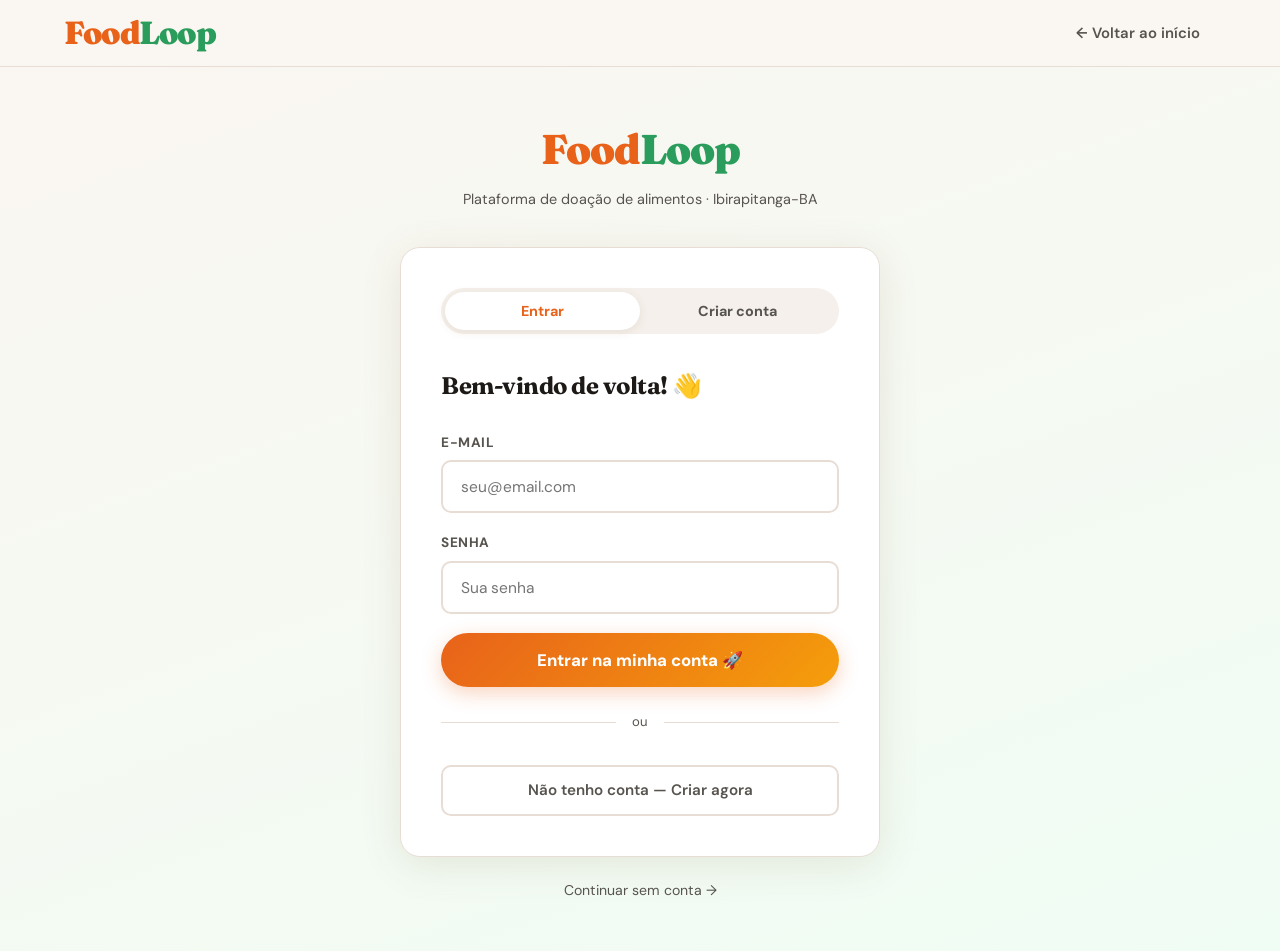
<file: login.html>
<!DOCTYPE html>
<html lang="pt-BR">
<head>
  <meta charset="UTF-8">
  <meta name="viewport" content="width=device-width, initial-scale=1.0">
  <title>FoodLoop — Entrar</title>
  <link rel="stylesheet" href="style.css">
  <style>
    main {
      background: linear-gradient(160deg, var(--creme) 0%, #f0fdf4 100%);
      min-height: calc(100vh - 72px);
      display: flex;
      align-items: center;
      justify-content: center;
      padding: 3rem 1rem;
    }

    .login-wrap {
      width: 100%;
      max-width: 480px;
      animation: heroFadeUp 0.7s cubic-bezier(0.16, 1, 0.3, 1) both;
    }

    .login-logo {
      text-align: center;
      font-family: 'Fraunces', serif;
      font-size: 2.6rem;
      font-weight: 900;
      color: var(--laranja);
      letter-spacing: -1px;
      margin-bottom: 0.25rem;
    }
    .login-logo span { color: var(--verde); }

    .login-sub {
      text-align: center;
      color: var(--cinza-medio);
      font-size: 0.9rem;
      margin-bottom: 2.2rem;
    }

    .login-card {
      background: var(--branco);
      border-radius: var(--radius);
      padding: 2.5rem;
      box-shadow: 0 8px 40px rgba(124,79,42,0.12);
      border: 1.5px solid var(--borda);
    }

    .tabs {
      display: flex;
      gap: 0;
      margin-bottom: 2rem;
      background: var(--cinza-claro);
      border-radius: var(--radius-pill);
      padding: 4px;
    }

    .tab-btn {
      flex: 1;
      background: transparent;
      border: none;
      padding: 0.65rem 1rem;
      border-radius: var(--radius-pill);
      font-family: 'DM Sans', sans-serif;
      font-weight: 700;
      font-size: 0.9rem;
      color: var(--cinza-medio);
      cursor: pointer;
      transition: all var(--transition);
    }

    .tab-btn.ativo {
      background: var(--branco);
      color: var(--laranja);
      box-shadow: 0 2px 10px rgba(124,79,42,0.1);
    }

    .painel-tab { display: none; }
    .painel-tab.ativo { display: block; }

    .login-card h2 {
      font-family: 'Fraunces', serif;
      font-size: 1.5rem;
      color: var(--cinza-escuro);
      margin-bottom: 1.6rem;
      letter-spacing: -0.5px;
    }

    .erro-login {
      display: none;
      background: #fef2f2;
      border-left: 4px solid #dc2626;
      padding: 0.85rem 1rem;
      border-radius: 0 var(--radius-sm) var(--radius-sm) 0;
      margin-bottom: 1.2rem;
      font-size: 0.88rem;
      color: #b91c1c;
      font-weight: 600;
    }

    .info-tipo {
      display: none;
      margin-bottom: 1.2rem;
      padding: 0.9rem 1rem;
      border-radius: var(--radius-sm);
      font-size: 0.88rem;
      color: var(--cinza-medio);
      animation: fadeSlide 0.3s ease;
    }

    @keyframes fadeSlide {
      from { opacity: 0; transform: translateY(-6px); }
      to { opacity: 1; transform: translateY(0); }
    }

    .divider {
      display: flex;
      align-items: center;
      gap: 1rem;
      margin: 1.5rem 0;
      color: var(--cinza-medio);
      font-size: 0.82rem;
    }
    .divider::before, .divider::after {
      content: '';
      flex: 1;
      height: 1px;
      background: var(--borda);
    }

    .link-voltar {
      display: block;
      text-align: center;
      margin-top: 1.4rem;
      color: var(--cinza-medio);
      font-size: 0.88rem;
      text-decoration: none;
      transition: color var(--transition);
    }
    .link-voltar:hover { color: var(--laranja); }

    .btn-outline-secundario {
      width: 100%;
      background: transparent;
      border: 2px solid var(--borda);
      color: var(--cinza-medio);
      padding: 0.85rem 1rem;
      border-radius: var(--radius-sm);
      font-family: 'DM Sans', sans-serif;
      font-weight: 600;
      font-size: 0.95rem;
      cursor: pointer;
      transition: all var(--transition);
      margin-top: 0.5rem;
    }
    .btn-outline-secundario:hover {
      border-color: var(--laranja);
      color: var(--laranja);
      background: var(--laranja-claro);
    }

    #mensagem-cadastro {
      margin-top: 1rem;
      font-size: 0.92rem;
      font-weight: 600;
      text-align: center;
    }
  </style>
</head>
<body>

  <header>
    <div class="logo">Food<span>Loop</span></div>
    <nav>
      <a href="index.html">← Voltar ao início</a>
    </nav>
  </header>

  <main>
    <div class="login-wrap">
      <div class="login-logo">Food<span>Loop</span></div>
      <p class="login-sub">Plataforma de doação de alimentos · Ibirapitanga-BA</p>

      <div class="login-card">
        <div class="tabs">
          <button class="tab-btn ativo" id="tab-btn-login">Entrar</button>
          <button class="tab-btn" id="tab-btn-cadastro">Criar conta</button>
        </div>

        <!-- PAINEL LOGIN -->
        <div id="painel-login" class="painel-tab ativo">
          <h2>Bem-vindo de volta! 👋</h2>
          <div class="erro-login" id="erro-login">E-mail ou senha incorretos.</div>

          <form id="form-login">
            <label for="login-email">E-mail</label>
            <input type="email" id="login-email" placeholder="seu@email.com" required autocomplete="email">

            <label for="login-senha">Senha</label>
            <input type="password" id="login-senha" placeholder="Sua senha" required autocomplete="current-password">

            <button type="submit">Entrar na minha conta 🚀</button>
          </form>

          <div class="divider">ou</div>
          <button class="btn-outline-secundario" id="btn-ir-cadastro">Não tenho conta — Criar agora</button>
        </div>

        <!-- PAINEL CADASTRO -->
        <div id="painel-cadastro" class="painel-tab">
          <h2>Crie sua conta</h2>

          <form id="form-cadastro">
            <label for="cad-nome">Nome completo</label>
            <input type="text" id="cad-nome" placeholder="Seu nome ou nome do estabelecimento" required autocomplete="name">

            <label for="cad-email">E-mail</label>
            <input type="email" id="cad-email" placeholder="seu@email.com" required autocomplete="email">

            <label for="cad-senha">Senha</label>
            <input type="password" id="cad-senha" placeholder="Crie uma senha (mín. 6 caracteres)" required minlength="6" autocomplete="new-password">

            <div class="form-row">
              <div>
                <label for="cad-telefone">Telefone (opcional)</label>
                <input type="tel" id="cad-telefone" placeholder="(00) 00000-0000" autocomplete="tel">
              </div>
              <div>
                <label for="cad-endereco">Cidade / Região</label>
                <input type="text" id="cad-endereco" placeholder="Ex: Ibirapitanga-BA" required>
              </div>
            </div>

            <label for="cad-tipo">Você é:</label>
            <select id="cad-tipo" required>
              <option value="">Selecione seu perfil...</option>
              <option value="doador">🏪 Estabelecimento — Mercado, padaria, restaurante ou produtor</option>
              <option value="receptor">🙋 Receptor — Pessoa física que deseja receber alimentos</option>
            </select>

            <div class="info-tipo" id="info-tipo"></div>

            <button type="submit">Criar minha conta 🙌</button>
          </form>
          <div id="mensagem-cadastro"></div>

          <div class="divider">ou</div>
          <button class="btn-outline-secundario" id="btn-ir-login">Já tenho conta — Entrar</button>
        </div>
      </div>

      <a href="index.html" class="link-voltar">Continuar sem conta →</a>
    </div>
  </main>

  <script src="script.js"></script>
  <script>
    // ===== FUNÇÃO TROCAR ABA (estava faltando!) =====
    function trocarTab(qual) {
      const btnLogin    = document.getElementById('tab-btn-login');
      const btnCadastro = document.getElementById('tab-btn-cadastro');
      const painelLogin    = document.getElementById('painel-login');
      const painelCadastro = document.getElementById('painel-cadastro');

      if (qual === 'cadastro') {
        btnLogin.classList.remove('ativo');
        btnCadastro.classList.add('ativo');
        painelLogin.classList.remove('ativo');
        painelCadastro.classList.add('ativo');
      } else {
        btnCadastro.classList.remove('ativo');
        btnLogin.classList.add('ativo');
        painelCadastro.classList.remove('ativo');
        painelLogin.classList.add('ativo');
      }
    }

    // Pegar parâmetro de URL para abrir tab correta
    const params = new URLSearchParams(window.location.search);

    // Redirecionar se já logado
    if (localStorage.getItem('foodloop_user')) {
      window.location.href = 'index.html';
    }

    // Abrir aba correta conforme parâmetro da URL
    if (params.get('tab') === 'cadastro') trocarTab('cadastro');

    // Mostrar aviso se veio da guarda de doadores (mantém na aba login)
    if (params.get('aviso') === 'apenas-doadores') {
      const erroEl = document.getElementById('erro-login');
      if (erroEl) {
        erroEl.style.display = 'block';
        erroEl.textContent = '⚠️ Apenas estabelecimentos (doadores) podem cadastrar alimentos. Entre com uma conta de estabelecimento.';
      }
    }

    // Eventos dos botões de aba (sem onclick inline)
    document.getElementById('tab-btn-login').addEventListener('click', () => trocarTab('login'));
    document.getElementById('tab-btn-cadastro').addEventListener('click', () => trocarTab('cadastro'));
    document.getElementById('btn-ir-cadastro').addEventListener('click', () => trocarTab('cadastro'));
    document.getElementById('btn-ir-login').addEventListener('click', () => trocarTab('login'));

    // Info tipo usuário no cadastro
    document.getElementById('cad-tipo').addEventListener('change', function () {
      const info = document.getElementById('info-tipo');
      if (this.value === 'doador') {
        info.style.display = 'block';
        info.style.background = 'var(--laranja-claro)';
        info.style.borderLeft = '4px solid var(--laranja)';
        info.innerHTML = '🏪 <strong>Estabelecimentos</strong> podem cadastrar alimentos para doação e acessar o Controle de Estoque Inteligente. Protegido pela <strong>Lei nº 14.016/2020</strong>.';
      } else if (this.value === 'receptor') {
        info.style.display = 'block';
        info.style.background = 'var(--verde-claro)';
        info.style.borderLeft = '4px solid var(--verde)';
        info.innerHTML = '🙋 <strong>Receptores</strong> podem buscar e solicitar alimentos disponíveis próximos ao vencimento, de forma 100% gratuita.';
      } else {
        info.style.display = 'none';
      }
    });

    // LOGIN
    document.getElementById('form-login').addEventListener('submit', function (e) {
      e.preventDefault();
      const email = document.getElementById('login-email').value.trim().toLowerCase();
      const senha = document.getElementById('login-senha').value;
      const erroEl = document.getElementById('erro-login');

      let usuarios = [];
      try { usuarios = JSON.parse(localStorage.getItem('foodloop_usuarios')) || []; } catch {}
      const usuario = usuarios.find(u => u.email.toLowerCase() === email && u.senha === senha);

      if (!usuario) {
        erroEl.style.display = 'block';
        erroEl.textContent = '❌ E-mail ou senha incorretos. Tente novamente.';
        return;
      }

      erroEl.style.display = 'none';
      localStorage.setItem('foodloop_user', usuario.nome);
      localStorage.setItem('foodloop_user_tipo', usuario.tipo);
      localStorage.setItem('foodloop_user_local', usuario.endereco || '');
      localStorage.setItem('foodloop_user_email', usuario.email);

      if (typeof mostrarToast === 'function') mostrarToast(`Bem-vindo(a), ${usuario.nome}! 🎉`, 'sucesso');

      setTimeout(() => {
        const destino = params.get('redirect') || 'index.html';
        window.location.href = destino;
      }, 800);
    });

    // CADASTRO
    document.getElementById('form-cadastro').addEventListener('submit', function (e) {
      e.preventDefault();
      const nome  = document.getElementById('cad-nome').value.trim();
      const email = document.getElementById('cad-email').value.trim().toLowerCase();
      const senha = document.getElementById('cad-senha').value;
      const tel   = document.getElementById('cad-telefone').value.trim();
      const loc   = document.getElementById('cad-endereco').value.trim();
      const tipo  = document.getElementById('cad-tipo').value;
      const msg   = document.getElementById('mensagem-cadastro');

      if (senha.length < 6) {
        msg.textContent = '⚠️ A senha precisa ter pelo menos 6 caracteres.';
        msg.style.color = '#dc2626';
        return;
      }
      if (!tipo) {
        msg.textContent = '⚠️ Selecione seu tipo de perfil.';
        msg.style.color = '#dc2626';
        return;
      }

      let usuarios = [];
      try { usuarios = JSON.parse(localStorage.getItem('foodloop_usuarios')) || []; } catch {}

      const existe = usuarios.find(u => u.email.toLowerCase() === email);
      if (existe) {
        msg.textContent = '⚠️ Este e-mail já está cadastrado. Faça login.';
        msg.style.color = '#dc2626';
        setTimeout(() => trocarTab('login'), 1500);
        return;
      }

      usuarios.push({ nome, email, senha, telefone: tel, endereco: loc, tipo, criadoEm: new Date().toISOString() });
      localStorage.setItem('foodloop_usuarios', JSON.stringify(usuarios));
      localStorage.setItem('foodloop_user', nome);
      localStorage.setItem('foodloop_user_tipo', tipo);
      localStorage.setItem('foodloop_user_local', loc);
      localStorage.setItem('foodloop_user_email', email);

      msg.textContent = '✅ Conta criada! Redirecionando...';
      msg.style.color = 'var(--verde)';

      setTimeout(() => {
        window.location.href = tipo === 'doador' ? 'cadastro-alimento.html' : 'index.html';
      }, 1000);
    });
  </script>
</body>
</html>
</file>
<file: style.css>
/* =========================================
   FoodLoop - style.css v2
   Design: Organic Warmth — Earthy & Vibrant
   ========================================= */

@import url('https://fonts.googleapis.com/css2?family=Fraunces:ital,wght@0,400;0,700;0,900;1,400&family=DM+Sans:wght@400;500;600;700&display=swap');

*, *::before, *::after {
  margin: 0;
  padding: 0;
  box-sizing: border-box;
}

:root {
  --laranja: #E8621A;
  --laranja-vivo: #F97316;
  --laranja-escuro: #c2501a;
  --laranja-claro: #fff4ec;
  --verde: #2A9D5C;
  --verde-vivo: #22C55E;
  --verde-escuro: #1a7a44;
  --verde-claro: #edfbf2;
  --amarelo: #F5C842;
  --amarelo-claro: #fffbea;
  --terra: #7C4F2A;
  --creme: #FAF6F1;
  --cinza-escuro: #1C1917;
  --cinza-medio: #57534E;
  --cinza-claro: #F5F0EB;
  --borda: #E7DDD5;
  --branco: #ffffff;
  --sombra: 0 4px 24px rgba(124,79,42,0.1);
  --sombra-hover: 0 12px 36px rgba(124,79,42,0.16);
  --sombra-laranja: 0 6px 20px rgba(232,98,26,0.28);
  --sombra-verde: 0 6px 20px rgba(42,157,92,0.28);
  --radius: 20px;
  --radius-sm: 10px;
  --radius-pill: 100px;
  --transition: 0.25s cubic-bezier(0.4, 0, 0.2, 1);
}

html { scroll-behavior: smooth; }

body {
  background-color: var(--creme);
  color: var(--cinza-escuro);
  font-family: 'DM Sans', sans-serif;
  line-height: 1.65;
  -webkit-font-smoothing: antialiased;
}

/* ===== TOAST NOTIFICATIONS ===== */
#toast-container {
  position: fixed;
  bottom: 2rem;
  right: 2rem;
  z-index: 9999;
  display: flex;
  flex-direction: column;
  gap: 0.75rem;
}

.toast {
  background: var(--cinza-escuro);
  color: white;
  padding: 0.9rem 1.4rem;
  border-radius: 14px;
  font-size: 0.92rem;
  font-weight: 600;
  box-shadow: 0 8px 30px rgba(0,0,0,0.25);
  animation: toastIn 0.3s cubic-bezier(0.34, 1.56, 0.64, 1) forwards;
  display: flex;
  align-items: center;
  gap: 0.6rem;
  max-width: 320px;
}

.toast.sucesso { border-left: 4px solid var(--verde-vivo); }
.toast.erro { border-left: 4px solid #e53e3e; }
.toast.info { border-left: 4px solid var(--laranja-vivo); }

@keyframes toastIn {
  from { opacity: 0; transform: translateX(40px) scale(0.9); }
  to { opacity: 1; transform: translateX(0) scale(1); }
}

@keyframes toastOut {
  to { opacity: 0; transform: translateX(40px) scale(0.9); }
}

/* ===== HEADER ===== */
header {
  background: rgba(250,246,241,0.92);
  backdrop-filter: blur(16px);
  -webkit-backdrop-filter: blur(16px);
  border-bottom: 1px solid var(--borda);
  padding: 0.85rem 5%;
  display: flex;
  justify-content: space-between;
  align-items: center;
  flex-wrap: wrap;
  gap: 0.5rem;
  position: sticky;
  top: 0;
  z-index: 100;
  transition: box-shadow var(--transition);
}

header.scrolled {
  box-shadow: 0 2px 20px rgba(124,79,42,0.1);
}

.logo {
  font-family: 'Fraunces', serif;
  font-size: 2rem;
  font-weight: 900;
  color: var(--laranja);
  letter-spacing: -1.5px;
  line-height: 1;
}

.logo span { color: var(--verde); }

nav {
  display: flex;
  align-items: center;
  gap: 0.4rem;
  flex-wrap: wrap;
}

nav a {
  text-decoration: none;
  color: var(--cinza-medio);
  font-weight: 600;
  font-size: 0.93rem;
  padding: 0.45rem 1rem;
  border-radius: var(--radius-pill);
  transition: all var(--transition);
  white-space: nowrap;
}

nav a:hover {
  color: var(--laranja);
  background: var(--laranja-claro);
}

.btn-nav-destaque {
  background: var(--laranja) !important;
  color: var(--branco) !important;
  padding: 0.5rem 1.3rem !important;
  border-radius: var(--radius-pill) !important;
  font-weight: 700 !important;
  box-shadow: var(--sombra-laranja);
  transition: all var(--transition) !important;
}

.btn-nav-destaque:hover {
  background: var(--laranja-escuro) !important;
  transform: translateY(-1px);
  box-shadow: 0 8px 24px rgba(232,98,26,0.36) !important;
}

.btn-nav-verde {
  background: var(--verde) !important;
  color: var(--branco) !important;
  padding: 0.5rem 1.3rem !important;
  border-radius: var(--radius-pill) !important;
  font-weight: 700 !important;
  box-shadow: var(--sombra-verde);
}

.btn-nav-verde:hover {
  background: var(--verde-escuro) !important;
  color: var(--branco) !important;
  transform: translateY(-1px);
}

#user-area {
  display: flex;
  align-items: center;
  gap: 0.6rem;
  flex-wrap: wrap;
}

.saudacao {
  color: var(--verde);
  font-weight: 700;
  font-size: 0.93rem;
  white-space: nowrap;
}

.btn-sair {
  background: none;
  border: 1.5px solid var(--borda);
  padding: 0.4rem 1rem;
  border-radius: var(--radius-pill);
  cursor: pointer;
  font-size: 0.85rem;
  color: var(--cinza-medio);
  font-family: 'DM Sans', sans-serif;
  font-weight: 600;
  transition: all var(--transition);
}

.btn-sair:hover {
  border-color: #e53e3e;
  color: #e53e3e;
  background: #fff5f5;
}

/* ===== HERO ===== */
.hero {
  background: linear-gradient(160deg, #2A1F14 0%, #3D2912 35%, #1a3d28 100%);
  color: white;
  text-align: center;
  padding: 6rem 1.5rem 5rem;
  position: relative;
  overflow: hidden;
  min-height: 82vh;
  display: flex;
  align-items: center;
}

.hero-particles {
  position: absolute;
  inset: 0;
  overflow: hidden;
  pointer-events: none;
}

.particle {
  position: absolute;
  font-size: 1.6rem;
  animation: float linear infinite;
  opacity: 0.18;
  filter: blur(0.5px);
}

@keyframes float {
  0% { transform: translateY(110vh) rotate(0deg); opacity: 0; }
  10% { opacity: 0.18; }
  90% { opacity: 0.18; }
  100% { transform: translateY(-10vh) rotate(360deg); opacity: 0; }
}

.hero-content {
  position: relative;
  z-index: 1;
  max-width: 820px;
  margin: 0 auto;
  animation: heroFadeUp 0.9s cubic-bezier(0.16, 1, 0.3, 1) both;
}

@keyframes heroFadeUp {
  from { opacity: 0; transform: translateY(30px); }
  to { opacity: 1; transform: translateY(0); }
}

.hero-badge {
  display: inline-flex;
  align-items: center;
  gap: 0.4rem;
  background: rgba(245,200,66,0.15);
  border: 1px solid rgba(245,200,66,0.3);
  color: var(--amarelo);
  font-size: 0.82rem;
  font-weight: 700;
  padding: 0.4rem 1.1rem;
  border-radius: var(--radius-pill);
  margin-bottom: 1.6rem;
  letter-spacing: 0.8px;
  text-transform: uppercase;
}

.hero h1 {
  font-family: 'Fraunces', serif;
  font-size: clamp(2.2rem, 5vw, 3.6rem);
  font-weight: 900;
  margin-bottom: 1.4rem;
  line-height: 1.1;
  letter-spacing: -1px;
}

.hero h1 em {
  font-style: italic;
  color: var(--amarelo);
}

.hero p {
  font-size: 1.15rem;
  margin-bottom: 2.8rem;
  opacity: 0.82;
  max-width: 540px;
  margin-left: auto;
  margin-right: auto;
  line-height: 1.7;
}

.hero-btns {
  display: flex;
  gap: 1rem;
  justify-content: center;
  flex-wrap: wrap;
}

.btn-cta {
  background: var(--laranja);
  color: white;
  padding: 1rem 2.4rem;
  border-radius: var(--radius-pill);
  text-decoration: none;
  font-weight: 700;
  font-size: 1rem;
  display: inline-flex;
  align-items: center;
  gap: 0.5rem;
  transition: all var(--transition);
  box-shadow: var(--sombra-laranja);
  border: none;
  cursor: pointer;
  font-family: 'DM Sans', sans-serif;
}

.btn-cta:hover {
  transform: translateY(-3px);
  box-shadow: 0 12px 28px rgba(232,98,26,0.4);
  background: var(--laranja-escuro);
}

.btn-cta-outline {
  background: transparent;
  color: white;
  padding: 1rem 2.4rem;
  border-radius: var(--radius-pill);
  text-decoration: none;
  font-weight: 600;
  font-size: 1rem;
  display: inline-block;
  border: 1.5px solid rgba(255,255,255,0.4);
  transition: all var(--transition);
}

.btn-cta-outline:hover {
  background: rgba(255,255,255,0.1);
  border-color: rgba(255,255,255,0.7);
  transform: translateY(-2px);
}

.hero-scroll-hint {
  position: absolute;
  bottom: 2rem;
  left: 50%;
  transform: translateX(-50%);
  color: rgba(255,255,255,0.45);
  font-size: 0.8rem;
  display: flex;
  flex-direction: column;
  align-items: center;
  gap: 0.4rem;
  animation: bounce 2s ease-in-out infinite;
}

@keyframes bounce {
  0%, 100% { transform: translateX(-50%) translateY(0); }
  50% { transform: translateX(-50%) translateY(-6px); }
}

/* ===== STATS STRIP ===== */
.stats-strip {
  background: var(--cinza-escuro);
  color: white;
  display: grid;
  grid-template-columns: repeat(auto-fit, minmax(180px, 1fr));
  text-align: center;
  padding: 1.8rem 5%;
  gap: 1rem;
  position: relative;
  overflow: hidden;
}

.stats-strip::before {
  content: '';
  position: absolute;
  inset: 0;
  background: radial-gradient(ellipse at center, rgba(232,98,26,0.12) 0%, transparent 70%);
  pointer-events: none;
}

.stat-item {
  padding: 0.6rem;
  position: relative;
  animation: statFade 0.6s ease both;
}

.stat-item + .stat-item::before {
  content: '';
  position: absolute;
  left: 0;
  top: 25%;
  height: 50%;
  width: 1px;
  background: rgba(255,255,255,0.1);
}

@keyframes statFade {
  from { opacity: 0; transform: translateY(12px); }
  to { opacity: 1; transform: translateY(0); }
}

.stat-item strong {
  display: block;
  font-size: 1.9rem;
  font-weight: 900;
  color: var(--laranja-vivo);
  font-family: 'Fraunces', serif;
  line-height: 1;
  margin-bottom: 0.3rem;
}

.stat-item span {
  font-size: 0.82rem;
  opacity: 0.6;
  text-transform: uppercase;
  letter-spacing: 0.5px;
  font-weight: 600;
}

/* ===== SECTION BASE ===== */
section {
  padding: 5rem 5%;
}

section h2 {
  font-family: 'Fraunces', serif;
  font-size: clamp(1.8rem, 3vw, 2.4rem);
  font-weight: 900;
  color: var(--cinza-escuro);
  text-align: center;
  margin-bottom: 0.6rem;
  letter-spacing: -0.5px;
}

.secao-subtitulo {
  text-align: center;
  color: var(--cinza-medio);
  margin-bottom: 3rem;
  font-size: 1.05rem;
  max-width: 500px;
  margin-left: auto;
  margin-right: auto;
}

/* ===== COMO FUNCIONA ===== */
#como-funciona {
  background: var(--branco);
}

.passos-grid {
  display: grid;
  grid-template-columns: repeat(auto-fit, minmax(230px, 1fr));
  gap: 1.5rem;
  max-width: 1100px;
  margin: 0 auto 3.5rem;
}

.passo-card {
  background: var(--creme);
  border: 1.5px solid var(--borda);
  border-radius: var(--radius);
  padding: 2rem 1.6rem;
  text-align: center;
  transition: all var(--transition);
  position: relative;
  overflow: hidden;
  cursor: default;
}

.passo-card::before {
  content: '';
  position: absolute;
  inset: 0;
  background: linear-gradient(135deg, var(--laranja-claro), transparent);
  opacity: 0;
  transition: opacity var(--transition);
}

.passo-card:hover {
  transform: translateY(-8px);
  box-shadow: var(--sombra-hover);
  border-color: var(--laranja);
}

.passo-card:hover::before { opacity: 1; }

.passo-numero {
  width: 44px;
  height: 44px;
  border-radius: 14px;
  background: linear-gradient(135deg, var(--laranja), var(--amarelo));
  color: white;
  font-weight: 900;
  font-size: 1.2rem;
  display: flex;
  align-items: center;
  justify-content: center;
  margin: 0 auto 1rem;
  font-family: 'Fraunces', serif;
  position: relative;
  z-index: 1;
}

.passo-icon {
  font-size: 2.4rem;
  margin-bottom: 0.8rem;
  display: block;
  position: relative;
  z-index: 1;
}

.passo-card h3 {
  color: var(--cinza-escuro);
  font-size: 1.05rem;
  font-weight: 700;
  margin-bottom: 0.6rem;
  position: relative;
  z-index: 1;
}

.passo-card p {
  color: var(--cinza-medio);
  font-size: 0.88rem;
  position: relative;
  z-index: 1;
}

.tipo-uso {
  display: grid;
  grid-template-columns: 1fr 1fr;
  gap: 2rem;
  max-width: 900px;
  margin: 0 auto;
}

.tipo-card {
  border-radius: var(--radius);
  padding: 2rem;
  border: 2px solid transparent;
  transition: transform var(--transition);
}

.tipo-card:hover { transform: translateY(-4px); }

.tipo-card.doador {
  background: linear-gradient(145deg, var(--laranja-claro), #fff8f3);
  border-color: rgba(232,98,26,0.3);
}

.tipo-card.receptor {
  background: linear-gradient(145deg, var(--verde-claro), #f0fdf5);
  border-color: rgba(42,157,92,0.3);
}

.tipo-card h3 {
  font-size: 1.15rem;
  font-weight: 800;
  margin-bottom: 1.2rem;
  font-family: 'Fraunces', serif;
}

.tipo-card.doador h3 { color: var(--laranja-escuro); }
.tipo-card.receptor h3 { color: var(--verde-escuro); }

.tipo-card ul {
  list-style: none;
  display: flex;
  flex-direction: column;
  gap: 0.55rem;
}

.tipo-card ul li {
  font-size: 0.9rem;
  color: var(--cinza-medio);
  display: flex;
  align-items: flex-start;
  gap: 0.6rem;
}

.tipo-card ul li::before {
  content: '✓';
  font-weight: 900;
  flex-shrink: 0;
  margin-top: 1px;
}

.tipo-card.doador ul li::before { color: var(--laranja); }
.tipo-card.receptor ul li::before { color: var(--verde); }

/* ===== LEI BADGE ===== */
.lei-banner {
  background: linear-gradient(135deg, var(--terra) 0%, #5a3820 100%);
  color: white;
  padding: 2rem 5%;
  display: flex;
  align-items: center;
  justify-content: center;
  gap: 1.5rem;
  flex-wrap: wrap;
  text-align: center;
}

.lei-banner .lei-icon {
  font-size: 2.5rem;
  flex-shrink: 0;
}

.lei-banner h3 {
  font-family: 'Fraunces', serif;
  font-size: 1.2rem;
  margin-bottom: 0.25rem;
}

.lei-banner p {
  font-size: 0.88rem;
  opacity: 0.8;
  max-width: 500px;
}

/* ===== BUSCA COM IA ===== */
.busca-ia {
  background: var(--cinza-escuro);
  padding: 4rem 5%;
  text-align: center;
  position: relative;
  overflow: hidden;
}

.busca-ia::before {
  content: '';
  position: absolute;
  top: -40%;
  left: 50%;
  transform: translateX(-50%);
  width: 600px;
  height: 600px;
  background: radial-gradient(circle, rgba(232,98,26,0.15) 0%, transparent 65%);
  pointer-events: none;
}

.busca-ia h2 {
  color: white;
  position: relative;
}

.busca-ia > p {
  color: rgba(255,255,255,0.6);
  margin-bottom: 2rem;
  font-size: 1rem;
  position: relative;
}

.search-box {
  display: flex;
  gap: 0.75rem;
  max-width: 620px;
  margin: 0 auto 1.5rem;
  position: relative;
}

.search-box input {
  flex: 1;
  padding: 1rem 1.4rem;
  border: 2px solid rgba(255,255,255,0.12);
  background: rgba(255,255,255,0.08);
  border-radius: var(--radius-pill);
  font-size: 1rem;
  font-family: 'DM Sans', sans-serif;
  color: white;
  transition: all var(--transition);
}

.search-box input::placeholder { color: rgba(255,255,255,0.4); }

.search-box input:focus {
  outline: none;
  border-color: var(--laranja-vivo);
  background: rgba(255,255,255,0.12);
}

#btn-busca {
  background: var(--laranja);
  color: white;
  border: none;
  padding: 1rem 1.8rem;
  border-radius: var(--radius-pill);
  font-weight: 700;
  font-size: 0.95rem;
  cursor: pointer;
  font-family: 'DM Sans', sans-serif;
  transition: all var(--transition);
  white-space: nowrap;
  box-shadow: var(--sombra-laranja);
}

#btn-busca:hover {
  background: var(--laranja-escuro);
  transform: translateY(-2px);
}

#btn-busca.loading {
  opacity: 0.7;
  cursor: not-allowed;
}

.resultado-ia {
  background: rgba(255,255,255,0.07);
  border: 1px solid rgba(255,255,255,0.12);
  border-radius: var(--radius);
  padding: 1.4rem 1.6rem;
  text-align: left;
  font-size: 0.93rem;
  line-height: 1.7;
  color: rgba(255,255,255,0.88);
  max-width: 620px;
  margin: 0 auto;
  animation: fadeSlide 0.4s ease;
}

@keyframes fadeSlide {
  from { opacity: 0; transform: translateY(10px); }
  to { opacity: 1; transform: translateY(0); }
}

/* ===== ALIMENTOS ===== */
#alimentos {
  background: var(--creme);
}

.secao-header {
  display: flex;
  align-items: center;
  justify-content: space-between;
  margin-bottom: 2rem;
  flex-wrap: wrap;
  gap: 1rem;
}

.secao-header h2 {
  text-align: left;
  margin-bottom: 0;
}

.btn-adicionar-alimento {
  background: var(--verde);
  color: white;
  text-decoration: none;
  padding: 0.65rem 1.4rem;
  border-radius: var(--radius-pill);
  font-weight: 700;
  font-size: 0.9rem;
  transition: all var(--transition);
  box-shadow: var(--sombra-verde);
  display: inline-flex;
  align-items: center;
  gap: 0.4rem;
}

.btn-adicionar-alimento:hover {
  background: var(--verde-escuro);
  transform: translateY(-2px);
  box-shadow: 0 8px 24px rgba(42,157,92,0.36);
}

.grid-alimentos {
  display: grid;
  grid-template-columns: repeat(auto-fill, minmax(270px, 1fr));
  gap: 1.5rem;
}

.card-alimento {
  background: var(--branco);
  border-radius: var(--radius);
  overflow: hidden;
  box-shadow: var(--sombra);
  transition: all var(--transition);
  border: 1.5px solid var(--borda);
  display: flex;
  flex-direction: column;
  animation: cardIn 0.5s ease both;
}

@keyframes cardIn {
  from { opacity: 0; transform: translateY(20px) scale(0.97); }
  to { opacity: 1; transform: translateY(0) scale(1); }
}

.card-alimento:hover {
  transform: translateY(-6px);
  box-shadow: var(--sombra-hover);
  border-color: var(--laranja);
}

.card-alimento-img {
  background: linear-gradient(135deg, var(--laranja-claro), var(--amarelo-claro));
  font-size: 3.2rem;
  text-align: center;
  padding: 1.8rem;
  line-height: 1;
  transition: transform var(--transition);
}

.card-alimento:hover .card-alimento-img {
  transform: scale(1.05);
}

.card-alimento .info {
  padding: 1.2rem 1.4rem 1.4rem;
  display: flex;
  flex-direction: column;
  flex: 1;
}

.card-alimento .info h3 {
  font-weight: 800;
  font-size: 1.08rem;
  margin-bottom: 0.6rem;
  color: var(--cinza-escuro);
  font-family: 'Fraunces', serif;
}

.card-alimento .info p {
  font-size: 0.87rem;
  color: var(--cinza-medio);
  margin-bottom: 0.25rem;
}

.validade {
  font-weight: 700;
  font-size: 0.87rem;
  margin-top: 0.6rem;
}

.vencendo {
  color: #d97706;
  background: #fffbeb;
  padding: 0.3rem 0.6rem;
  border-radius: 6px;
  display: inline-block;
}

.tag-categoria {
  display: inline-block;
  background: var(--creme);
  border: 1px solid var(--borda);
  color: var(--cinza-medio);
  font-size: 0.78rem;
  padding: 0.2rem 0.7rem;
  border-radius: var(--radius-pill);
  margin-top: 0.7rem;
  font-weight: 600;
}

.empty-state {
  grid-column: 1/-1;
  text-align: center;
  padding: 4rem 2rem;
  color: var(--cinza-medio);
}

.empty-icon {
  font-size: 4rem;
  display: block;
  margin-bottom: 1rem;
  opacity: 0.5;
}

.empty-state h3 {
  font-family: 'Fraunces', serif;
  font-size: 1.4rem;
  margin-bottom: 0.5rem;
  color: var(--cinza-escuro);
}

/* ===== FORMULÁRIOS (Cadastro) ===== */
.cadastro {
  max-width: 560px;
  margin: 0 auto;
  padding: 2rem 5%;
}

.cadastro h2 {
  font-family: 'Fraunces', serif;
  font-size: 2rem;
  color: var(--cinza-escuro);
  text-align: center;
  margin-bottom: 0.5rem;
  letter-spacing: -0.5px;
}

form label {
  display: block;
  font-weight: 700;
  color: var(--cinza-medio);
  font-size: 0.85rem;
  margin-bottom: 0.4rem;
  text-transform: uppercase;
  letter-spacing: 0.5px;
}

form input,
form select,
form textarea {
  width: 100%;
  padding: 0.9rem 1.1rem;
  margin-bottom: 1.2rem;
  border: 2px solid var(--borda);
  border-radius: var(--radius-sm);
  font-size: 0.97rem;
  font-family: 'DM Sans', sans-serif;
  background: var(--branco);
  color: var(--cinza-escuro);
  transition: border-color var(--transition), box-shadow var(--transition);
}

form input:focus,
form select:focus,
form textarea:focus {
  outline: none;
  border-color: var(--laranja);
  box-shadow: 0 0 0 3px rgba(232,98,26,0.1);
}

form button[type="submit"] {
  width: 100%;
  padding: 1rem;
  background: linear-gradient(135deg, var(--laranja), #f59e0b);
  color: white;
  border: none;
  border-radius: var(--radius-pill);
  font-size: 1.05rem;
  font-weight: 800;
  cursor: pointer;
  font-family: 'DM Sans', sans-serif;
  transition: all var(--transition);
  box-shadow: var(--sombra-laranja);
}

form button[type="submit"]:hover {
  transform: translateY(-2px);
  box-shadow: 0 8px 24px rgba(232,98,26,0.4);
}

.form-row {
  display: grid;
  grid-template-columns: 1fr 1fr;
  gap: 1rem;
}

#mensagem-cadastro,
#mensagem-alimento {
  margin-top: 1rem;
  text-align: center;
  font-weight: 700;
  font-size: 1rem;
  padding: 0.6rem;
  border-radius: var(--radius-sm);
}

.link-voltar {
  display: block;
  text-align: center;
  margin-top: 1.5rem;
  color: var(--cinza-medio);
  font-size: 0.9rem;
  text-decoration: none;
  transition: color var(--transition);
}

.link-voltar:hover { color: var(--laranja); }

/* ===== ESTOQUE ===== */
.estoque-container {
  max-width: 1100px;
  margin: 0 auto;
  padding: 2rem 5%;
}

.abas-estoque {
  display: flex;
  gap: 0.5rem;
  margin-bottom: 2rem;
  background: var(--cinza-claro);
  padding: 0.4rem;
  border-radius: var(--radius);
  width: fit-content;
}

.aba-btn {
  background: none;
  border: none;
  padding: 0.65rem 1.3rem;
  border-radius: 14px;
  font-weight: 700;
  font-size: 0.9rem;
  cursor: pointer;
  font-family: 'DM Sans', sans-serif;
  color: var(--cinza-medio);
  transition: all var(--transition);
  white-space: nowrap;
}

.aba-btn.ativo {
  background: var(--branco);
  color: var(--laranja);
  box-shadow: 0 2px 10px rgba(0,0,0,0.08);
}

.aba-btn:hover:not(.ativo) {
  color: var(--cinza-escuro);
  background: rgba(255,255,255,0.6);
}

.aba-conteudo {
  display: none;
  animation: fadeIn 0.3s ease;
}

.aba-conteudo.ativo { display: block; }

@keyframes fadeIn {
  from { opacity: 0; transform: translateY(6px); }
  to { opacity: 1; transform: translateY(0); }
}

.calculadora-card {
  background: var(--branco);
  border-radius: var(--radius);
  padding: 2rem;
  margin-bottom: 2rem;
  box-shadow: var(--sombra);
  border: 1.5px solid var(--borda);
}

.calculadora-card h3 {
  color: var(--laranja);
  margin-bottom: 1.4rem;
  font-size: 1.2rem;
  font-weight: 800;
  font-family: 'Fraunces', serif;
}

.grid-campos {
  display: grid;
  grid-template-columns: repeat(auto-fit, minmax(200px, 1fr));
  gap: 1rem;
  margin-bottom: 1.5rem;
}

.campo {
  display: flex;
  flex-direction: column;
}

.campo label {
  font-weight: 700;
  margin-bottom: 0.4rem;
  color: var(--cinza-medio);
  font-size: 0.82rem;
  text-transform: uppercase;
  letter-spacing: 0.5px;
}

.campo input {
  padding: 0.8rem 1rem;
  border: 2px solid var(--borda);
  border-radius: var(--radius-sm);
  font-size: 0.97rem;
  font-family: 'DM Sans', sans-serif;
  transition: border-color var(--transition), box-shadow var(--transition);
  margin-bottom: 0;
  background: var(--creme);
}

.campo input:focus {
  outline: none;
  border-color: var(--laranja);
  box-shadow: 0 0 0 3px rgba(232,98,26,0.1);
  background: white;
}

.resultado-estoque {
  background: linear-gradient(135deg, #2A1F14 0%, #1a3d28 100%);
  color: white;
  padding: 1.4rem 1.6rem;
  border-radius: var(--radius);
  margin-top: 1.5rem;
}

.resultado-item {
  display: flex;
  justify-content: space-between;
  align-items: center;
  padding: 0.75rem 0;
  border-bottom: 1px solid rgba(255,255,255,0.12);
}

.resultado-item:last-child { border-bottom: none; }

.resultado-label {
  font-weight: 600;
  font-size: 0.92rem;
  opacity: 0.85;
}

.resultado-valor {
  font-size: 1.4rem;
  font-weight: 900;
  font-family: 'Fraunces', serif;
  color: var(--amarelo);
}

.tabela-estoque { overflow-x: auto; border-radius: var(--radius); }

.tabela-estoque table {
  width: 100%;
  border-collapse: collapse;
  background: var(--branco);
  border-radius: var(--radius);
  overflow: hidden;
  box-shadow: var(--sombra);
}

.tabela-estoque th,
.tabela-estoque td {
  padding: 0.9rem 1.1rem;
  text-align: left;
  border-bottom: 1px solid var(--borda);
  font-size: 0.9rem;
}

.tabela-estoque th {
  background: var(--cinza-escuro);
  color: white;
  font-weight: 700;
  font-size: 0.8rem;
  text-transform: uppercase;
  letter-spacing: 0.5px;
}

.tabela-estoque tr:last-child td { border-bottom: none; }

.tabela-estoque tbody tr {
  transition: background var(--transition);
}

.tabela-estoque tbody tr:hover td {
  background: var(--laranja-claro);
}

.status-baixo { color: #dc2626; font-weight: 800; }
.status-atencao { color: #d97706; font-weight: 800; }
.status-ok { color: var(--verde); font-weight: 800; }

.btn-acao {
  background: var(--verde);
  color: white;
  border: none;
  padding: 0.4rem 0.9rem;
  border-radius: 8px;
  cursor: pointer;
  margin-right: 0.4rem;
  font-family: 'DM Sans', sans-serif;
  font-weight: 700;
  font-size: 0.82rem;
  transition: all var(--transition);
}

.btn-acao:hover { opacity: 0.85; transform: translateY(-1px); }
.btn-danger { background: #dc2626; }

.btn-estoque-adicionar {
  background: linear-gradient(135deg, var(--laranja), var(--amarelo));
  color: white;
  border: none;
  padding: 0.85rem 1.8rem;
  border-radius: var(--radius-pill);
  font-weight: 800;
  font-family: 'DM Sans', sans-serif;
  cursor: pointer;
  font-size: 0.97rem;
  transition: all var(--transition);
  box-shadow: var(--sombra-laranja);
}

.btn-estoque-adicionar:hover {
  transform: translateY(-2px);
  box-shadow: 0 8px 24px rgba(232,98,26,0.4);
}

.alerta-estoque {
  background: #fef2f2;
  border-left: 4px solid #dc2626;
  padding: 1.1rem 1.3rem;
  margin-bottom: 1rem;
  border-radius: 0 var(--radius-sm) var(--radius-sm) 0;
  font-size: 0.92rem;
}

.alerta-atencao {
  background: var(--amarelo-claro);
  border-left-color: #d97706;
}

.alerta-ok {
  background: var(--verde-claro);
  border-left-color: var(--verde);
}

.dica {
  background: var(--amarelo-claro);
  border-left: 4px solid var(--amarelo);
  padding: 0.9rem 1.1rem;
  margin-top: 1.2rem;
  border-radius: 0 var(--radius-sm) var(--radius-sm) 0;
  font-size: 0.88rem;
  color: var(--cinza-medio);
}

.vincular-estoque {
  margin-top: 1rem;
  background: var(--verde-claro);
  border: 1.5px solid rgba(42,157,92,0.2);
  border-radius: var(--radius-sm);
  padding: 1rem 1.2rem;
  display: flex;
  align-items: center;
  gap: 1rem;
  flex-wrap: wrap;
  transition: all var(--transition);
}

.vincular-estoque:hover {
  border-color: var(--verde);
  box-shadow: 0 2px 12px rgba(42,157,92,0.1);
}

.vincular-estoque span { flex: 1; font-size: 0.9rem; color: var(--cinza-medio); }

.btn-vincular {
  background: var(--verde);
  color: white;
  border: none;
  padding: 0.6rem 1.2rem;
  border-radius: var(--radius-pill);
  font-weight: 700;
  font-family: 'DM Sans', sans-serif;
  cursor: pointer;
  font-size: 0.88rem;
  transition: all var(--transition);
}

.btn-vincular:hover {
  background: var(--verde-escuro);
  transform: translateY(-1px);
}

/* ===== RESUMO ESTOQUE ===== */
.resumo-grid {
  display: grid;
  grid-template-columns: repeat(auto-fit, minmax(150px, 1fr));
  gap: 1rem;
  margin-bottom: 2.5rem;
}

.resumo-card {
  background: white;
  border-radius: var(--radius);
  padding: 1.4rem;
  text-align: center;
  box-shadow: var(--sombra);
  border: 1.5px solid var(--borda);
  transition: all var(--transition);
}

.resumo-card:hover {
  transform: translateY(-4px);
  box-shadow: var(--sombra-hover);
}

.resumo-card.critico { border-color: rgba(220,38,38,0.3); }
.resumo-card.atencao { border-color: rgba(217,119,6,0.3); }
.resumo-card.ok { border-color: rgba(42,157,92,0.3); }
.resumo-card.total { border-color: rgba(232,98,26,0.3); }

.resumo-num {
  font-family: 'Fraunces', serif;
  font-size: 2.2rem;
  font-weight: 900;
  display: block;
  line-height: 1;
  margin-bottom: 0.3rem;
}

.resumo-card.critico .resumo-num { color: #dc2626; }
.resumo-card.atencao .resumo-num { color: #d97706; }
.resumo-card.ok .resumo-num { color: var(--verde); }
.resumo-card.total .resumo-num { color: var(--laranja); }

.resumo-label { font-size: 0.78rem; color: var(--cinza-medio); font-weight: 700; text-transform: uppercase; letter-spacing: 0.4px; }

/* ===== ESTOQUE HERO ===== */
.estoque-hero {
  background: linear-gradient(135deg, #1C1917 0%, #2D1F12 100%);
  color: white;
  padding: 3rem 5%;
  position: relative;
  overflow: hidden;
}

.estoque-hero::before {
  content: '';
  position: absolute;
  right: -5%;
  top: -20%;
  width: 400px;
  height: 400px;
  background: radial-gradient(circle, rgba(232,98,26,0.2) 0%, transparent 70%);
  pointer-events: none;
}

.estoque-hero h1 {
  font-family: 'Fraunces', serif;
  font-size: 2rem;
  margin-bottom: 0.4rem;
  letter-spacing: -0.5px;
}

.estoque-hero p {
  color: rgba(255,255,255,0.65);
  font-size: 0.95rem;
  max-width: 600px;
}

/* ===== FOOTER ===== */
footer {
  background: var(--cinza-escuro);
  color: rgba(255,255,255,0.55);
  text-align: center;
  padding: 2.5rem 5%;
  margin-top: 0;
}

footer a {
  color: var(--laranja-vivo);
  text-decoration: none;
  font-weight: 600;
}

footer a:hover { text-decoration: underline; }

/* ===== MODAL ===== */
.modal-overlay {
  display: none;
  position: fixed;
  inset: 0;
  background: rgba(28,25,23,0.65);
  z-index: 200;
  justify-content: center;
  align-items: flex-start;
  padding: 2rem 1rem;
  overflow-y: auto;
  backdrop-filter: blur(4px);
}

.modal-overlay.aberto { display: flex; }

.modal {
  background: var(--branco);
  border-radius: var(--radius);
  padding: 2.2rem;
  max-width: 520px;
  width: 100%;
  box-shadow: 0 24px 80px rgba(0,0,0,0.35);
  position: relative;
  animation: modalSlide 0.35s cubic-bezier(0.34, 1.56, 0.64, 1);
}

@keyframes modalSlide {
  from { transform: translateY(-24px) scale(0.97); opacity: 0; }
  to { transform: translateY(0) scale(1); opacity: 1; }
}

.modal h3 {
  font-family: 'Fraunces', serif;
  font-size: 1.4rem;
  color: var(--cinza-escuro);
  margin-bottom: 0.6rem;
}

.modal-fechar {
  position: absolute;
  top: 1.1rem;
  right: 1.1rem;
  background: var(--cinza-claro);
  border: none;
  font-size: 1rem;
  cursor: pointer;
  color: var(--cinza-medio);
  line-height: 1;
  width: 32px;
  height: 32px;
  border-radius: 50%;
  display: flex;
  align-items: center;
  justify-content: center;
  transition: all var(--transition);
}

.modal-fechar:hover {
  background: #fee2e2;
  color: #dc2626;
}

.modal label {
  display: block;
  font-weight: 700;
  color: var(--cinza-medio);
  font-size: 0.82rem;
  margin-bottom: 0.35rem;
  text-transform: uppercase;
  letter-spacing: 0.5px;
}

.modal input,
.modal select,
.modal textarea {
  width: 100%;
  padding: 0.85rem 1rem;
  margin-bottom: 1.1rem;
  border: 2px solid var(--borda);
  border-radius: var(--radius-sm);
  font-size: 0.95rem;
  font-family: 'DM Sans', sans-serif;
  transition: border-color var(--transition), box-shadow var(--transition);
  background: var(--creme);
}

.modal input:focus,
.modal select:focus,
.modal textarea:focus {
  outline: none;
  border-color: var(--laranja);
  box-shadow: 0 0 0 3px rgba(232,98,26,0.1);
}

.modal-footer {
  display: flex;
  gap: 1rem;
  justify-content: flex-end;
  margin-top: 0.5rem;
}

.btn-modal-cancelar {
  background: var(--cinza-claro);
  color: var(--cinza-medio);
  border: none;
  padding: 0.8rem 1.6rem;
  border-radius: var(--radius-pill);
  font-weight: 700;
  font-family: 'DM Sans', sans-serif;
  cursor: pointer;
  transition: background var(--transition);
}

.btn-modal-cancelar:hover { background: var(--borda); }

.btn-modal-salvar {
  background: linear-gradient(135deg, var(--laranja), var(--amarelo));
  color: white;
  border: none;
  padding: 0.8rem 1.8rem;
  border-radius: var(--radius-pill);
  font-weight: 800;
  font-family: 'DM Sans', sans-serif;
  cursor: pointer;
  transition: all var(--transition);
  box-shadow: var(--sombra-laranja);
}

.btn-modal-salvar:hover { transform: translateY(-2px); }

.modal-editar input {
  padding: 0.75rem 1rem;
  border: 2px solid var(--borda);
  border-radius: var(--radius-sm);
  width: 100%;
  font-size: 0.97rem;
  font-family: 'DM Sans', sans-serif;
  margin-bottom: 1rem;
  transition: border-color var(--transition);
  background: var(--creme);
}

.modal-editar input:focus { outline: none; border-color: var(--laranja); }

/* ===== RESPONSIVO ===== */
@media (max-width: 768px) {
  .tipo-uso { grid-template-columns: 1fr; }
  .form-row { grid-template-columns: 1fr; }
  .hero { min-height: 70vh; }
}

@media (max-width: 600px) {
  header { flex-direction: column; align-items: flex-start; }
  nav { width: 100%; gap: 0.4rem; }
  #user-area { width: 100%; margin-top: 0.3rem; }
  .hero { padding: 4rem 1rem 3rem; }
  .hero-btns { flex-direction: column; align-items: stretch; }
  .hero-btns a, .hero-btns button { text-align: center; }
  .secao-header { flex-direction: column; align-items: flex-start; }
  .search-box { flex-direction: column; }
  .grid-alimentos { grid-template-columns: 1fr; }
  .cadastro { padding: 1.5rem 4%; }
  .estoque-container { padding: 1rem; }
  .abas-estoque { flex-wrap: wrap; width: 100%; }
  .aba-btn { font-size: 0.82rem; padding: 0.55rem 0.9rem; }
  .stats-strip { grid-template-columns: 1fr 1fr; }
  .tabela-estoque th, .tabela-estoque td { padding: 0.6rem 0.7rem; font-size: 0.8rem; }
  .lei-banner { flex-direction: column; }
}

@media (max-width: 400px) {
  .logo { font-size: 1.7rem; }
  nav a { font-size: 0.85rem; padding: 0.4rem 0.7rem; }
  .stats-strip { grid-template-columns: 1fr 1fr; }
}
</file>
